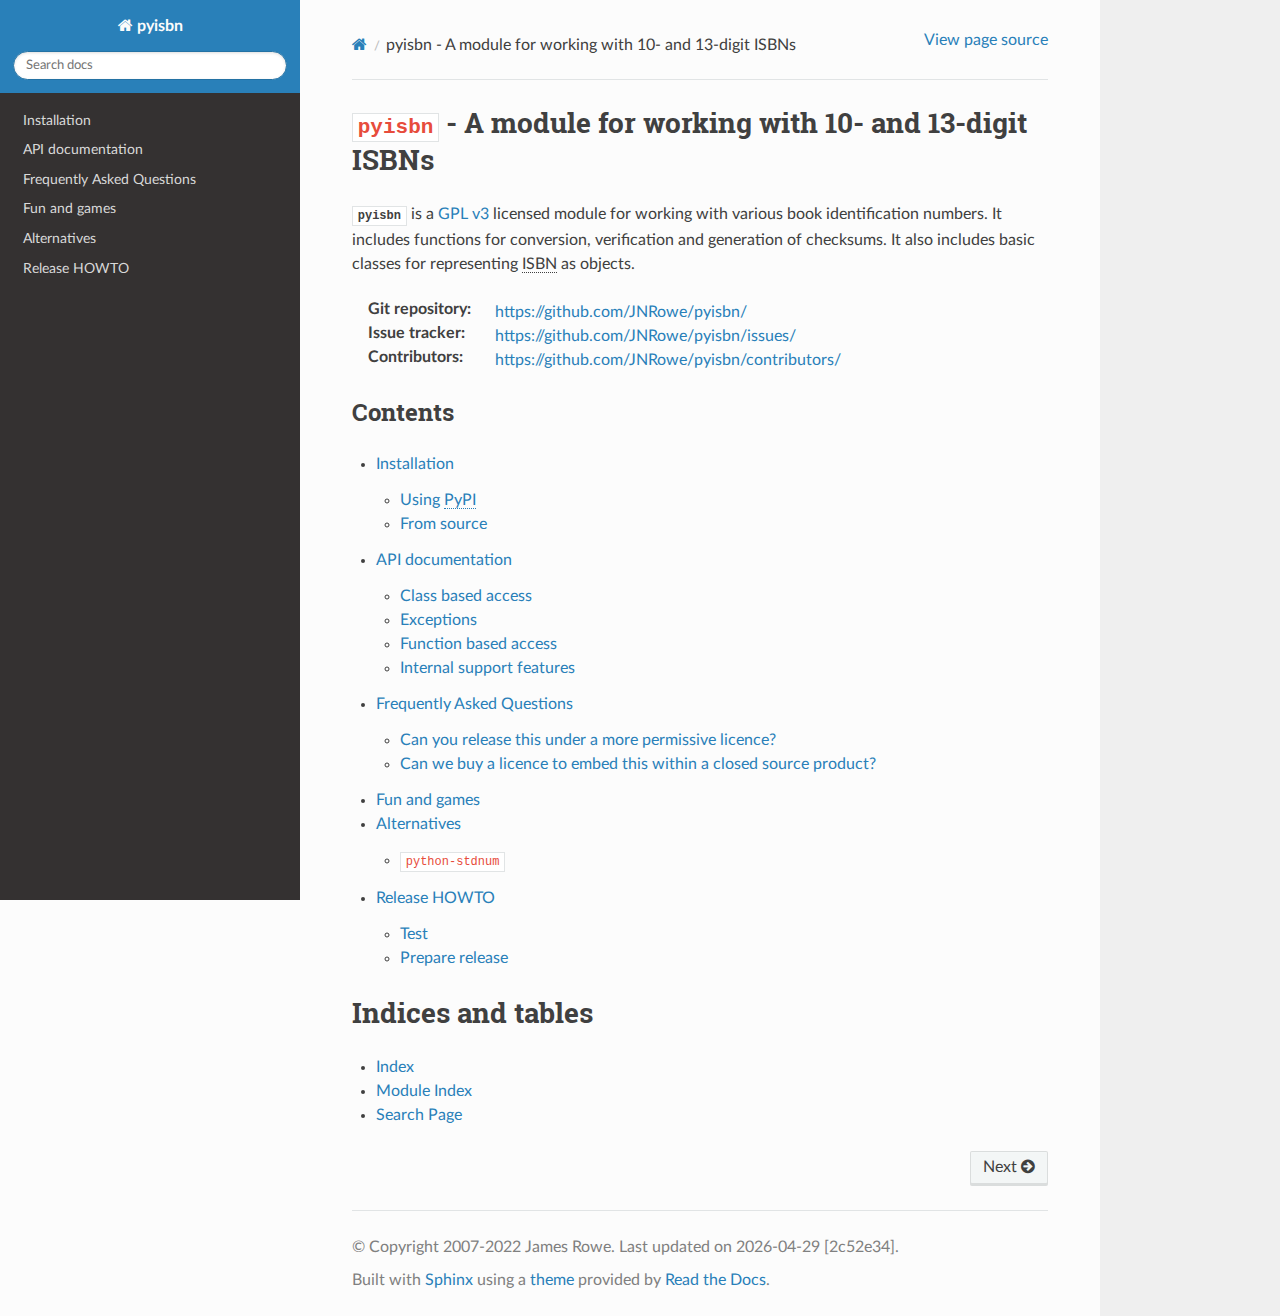
<file: index.html>
<!DOCTYPE html>
<html class="writer-html5" lang="en" data-content_root="./">
<head>
  <meta charset="utf-8" /><meta name="viewport" content="width=device-width, initial-scale=1" />

  <meta name="viewport" content="width=device-width, initial-scale=1.0" />
  <title>pyisbn - A module for working with 10- and 13-digit ISBNs &mdash; pyisbn 1.4.3 documentation</title>
      <link rel="stylesheet" type="text/css" href="_static/pygments.css?v=b86133f3" />
      <link rel="stylesheet" type="text/css" href="_static/css/theme.css?v=9edc463e" />

  
    <link rel="canonical" href="https://pyisbn.readthedocs.io/index.html" />
      <script src="_static/jquery.js?v=5d32c60e"></script>
      <script src="_static/_sphinx_javascript_frameworks_compat.js?v=2cd50e6c"></script>
      <script src="_static/documentation_options.js?v=a68a9277"></script>
      <script src="_static/doctools.js?v=fd6eb6e6"></script>
      <script src="_static/sphinx_highlight.js?v=6ffebe34"></script>
    <script src="_static/js/theme.js"></script>
    <link rel="index" title="Index" href="genindex.html" />
    <link rel="search" title="Search" href="search.html" />
    <link rel="next" title="Installation" href="install.html" /> 
</head>

<body class="wy-body-for-nav"> 
  <div class="wy-grid-for-nav">
    <nav data-toggle="wy-nav-shift" class="wy-nav-side">
      <div class="wy-side-scroll">
        <div class="wy-side-nav-search" >

          
          
          <a href="#" class="icon icon-home">
            pyisbn
          </a>
<div role="search">
  <form id="rtd-search-form" class="wy-form" action="search.html" method="get">
    <input type="text" name="q" placeholder="Search docs" aria-label="Search docs" />
    <input type="hidden" name="check_keywords" value="yes" />
    <input type="hidden" name="area" value="default" />
  </form>
</div>
        </div><div class="wy-menu wy-menu-vertical" data-spy="affix" role="navigation" aria-label="Navigation menu">
              <ul>
<li class="toctree-l1"><a class="reference internal" href="install.html">Installation</a></li>
<li class="toctree-l1"><a class="reference internal" href="api/index.html">API documentation</a></li>
<li class="toctree-l1"><a class="reference internal" href="faq.html">Frequently Asked Questions</a></li>
<li class="toctree-l1"><a class="reference internal" href="fun.html">Fun and games</a></li>
<li class="toctree-l1"><a class="reference internal" href="alternatives.html">Alternatives</a></li>
<li class="toctree-l1"><a class="reference internal" href="release.html">Release HOWTO</a></li>
</ul>

        </div>
      </div>
    </nav>

    <section data-toggle="wy-nav-shift" class="wy-nav-content-wrap"><nav class="wy-nav-top" aria-label="Mobile navigation menu" >
          <i data-toggle="wy-nav-top" class="fa fa-bars"></i>
          <a href="#">pyisbn</a>
      </nav>

      <div class="wy-nav-content">
        <div class="rst-content">
          <div role="navigation" aria-label="Page navigation">
  <ul class="wy-breadcrumbs">
      <li><a href="#" class="icon icon-home" aria-label="Home"></a></li>
      <li class="breadcrumb-item active"><code class="docutils literal notranslate"><span class="pre">pyisbn</span></code> - A module for working with 10- and 13-digit ISBNs</li>
      <li class="wy-breadcrumbs-aside">
            <a href="_sources/index.rst.txt" rel="nofollow"> View page source</a>
      </li>
  </ul>
  <hr/>
</div>
          <div role="main" class="document" itemscope="itemscope" itemtype="http://schema.org/Article">
           <div itemprop="articleBody">
             
  <section id="pyisbn-a-module-for-working-with-10-and-13-digit-isbns">
<span id="module-pyisbn"></span><span id="pyisbn-label"></span><h1><code class="docutils literal notranslate"><span class="pre">pyisbn</span></code> - A module for working with 10- and 13-digit ISBNs<a class="headerlink" href="#pyisbn-a-module-for-working-with-10-and-13-digit-isbns" title="Link to this heading"></a></h1>
<p><a class="reference internal" href="#module-pyisbn" title="pyisbn"><code class="xref py py-mod docutils literal notranslate"><span class="pre">pyisbn</span></code></a> is a <a class="reference external" href="http://www.gnu.org/licenses/">GPL v3</a> licensed module for working with various book
identification numbers.  It includes functions for conversion, verification and
generation of checksums.  It also includes basic classes for representing
<abbr title="International Standard Book Number">ISBN</abbr> as objects.</p>
<dl class="field-list simple">
<dt class="field-odd">Git repository<span class="colon">:</span></dt>
<dd class="field-odd"><p><a class="reference external" href="https://github.com/JNRowe/pyisbn/">https://github.com/JNRowe/pyisbn/</a></p>
</dd>
<dt class="field-even">Issue tracker<span class="colon">:</span></dt>
<dd class="field-even"><p><a class="reference external" href="https://github.com/JNRowe/pyisbn/issues/">https://github.com/JNRowe/pyisbn/issues/</a></p>
</dd>
<dt class="field-odd">Contributors<span class="colon">:</span></dt>
<dd class="field-odd"><p><a class="reference external" href="https://github.com/JNRowe/pyisbn/contributors/">https://github.com/JNRowe/pyisbn/contributors/</a></p>
</dd>
</dl>
<section id="contents">
<h2>Contents<a class="headerlink" href="#contents" title="Link to this heading"></a></h2>
<div class="toctree-wrapper compound">
<ul>
<li class="toctree-l1"><a class="reference internal" href="install.html">Installation</a><ul>
<li class="toctree-l2"><a class="reference internal" href="install.html#using-pypi">Using <abbr title="Python Package Index">PyPI</abbr></a></li>
<li class="toctree-l2"><a class="reference internal" href="install.html#from-source">From source</a></li>
</ul>
</li>
<li class="toctree-l1"><a class="reference internal" href="api/index.html">API documentation</a><ul>
<li class="toctree-l2"><a class="reference internal" href="api/index.html#class-based-access">Class based access</a></li>
<li class="toctree-l2"><a class="reference internal" href="api/index.html#exceptions">Exceptions</a></li>
<li class="toctree-l2"><a class="reference internal" href="api/index.html#function-based-access">Function based access</a></li>
<li class="toctree-l2"><a class="reference internal" href="api/index.html#internal-support-features">Internal support features</a></li>
</ul>
</li>
<li class="toctree-l1"><a class="reference internal" href="faq.html">Frequently Asked Questions</a><ul>
<li class="toctree-l2"><a class="reference internal" href="faq.html#can-you-release-this-under-a-more-permissive-licence">Can you release this under a more permissive licence?</a></li>
<li class="toctree-l2"><a class="reference internal" href="faq.html#can-we-buy-a-licence-to-embed-this-within-a-closed-source-product">Can we buy a licence to embed this within a closed source product?</a></li>
</ul>
</li>
<li class="toctree-l1"><a class="reference internal" href="fun.html">Fun and games</a></li>
<li class="toctree-l1"><a class="reference internal" href="alternatives.html">Alternatives</a><ul>
<li class="toctree-l2"><a class="reference internal" href="alternatives.html#python-stdnum"><code class="docutils literal notranslate"><span class="pre">python-stdnum</span></code></a></li>
</ul>
</li>
<li class="toctree-l1"><a class="reference internal" href="release.html">Release HOWTO</a><ul>
<li class="toctree-l2"><a class="reference internal" href="release.html#test">Test</a></li>
<li class="toctree-l2"><a class="reference internal" href="release.html#prepare-release">Prepare release</a></li>
</ul>
</li>
</ul>
</div>
</section>
</section>
<section id="indices-and-tables">
<h1>Indices and tables<a class="headerlink" href="#indices-and-tables" title="Link to this heading"></a></h1>
<ul class="simple">
<li><p><a class="reference internal" href="genindex.html"><span class="std std-ref">Index</span></a></p></li>
<li><p><a class="reference internal" href="py-modindex.html"><span class="std std-ref">Module Index</span></a></p></li>
<li><p><a class="reference internal" href="search.html"><span class="std std-ref">Search Page</span></a></p></li>
</ul>
</section>


           </div>
          </div>
          <footer><div class="rst-footer-buttons" role="navigation" aria-label="Footer">
        <a href="install.html" class="btn btn-neutral float-right" title="Installation" accesskey="n" rel="next">Next <span class="fa fa-arrow-circle-right" aria-hidden="true"></span></a>
    </div>

  <hr/>

  <div role="contentinfo">
    <p>&#169; Copyright 2007-2022  James Rowe.
      <span class="lastupdated">Last updated on 2026-04-29 [2c52e34].
      </span></p>
  </div>

  Built with <a href="https://www.sphinx-doc.org/">Sphinx</a> using a
    <a href="https://github.com/readthedocs/sphinx_rtd_theme">theme</a>
    provided by <a href="https://readthedocs.org">Read the Docs</a>.
   

</footer>
        </div>
      </div>
    </section>
  </div>
  <script>
      jQuery(function () {
          SphinxRtdTheme.Navigation.enable(true);
      });
  </script> 

</body>
</html>
</file>
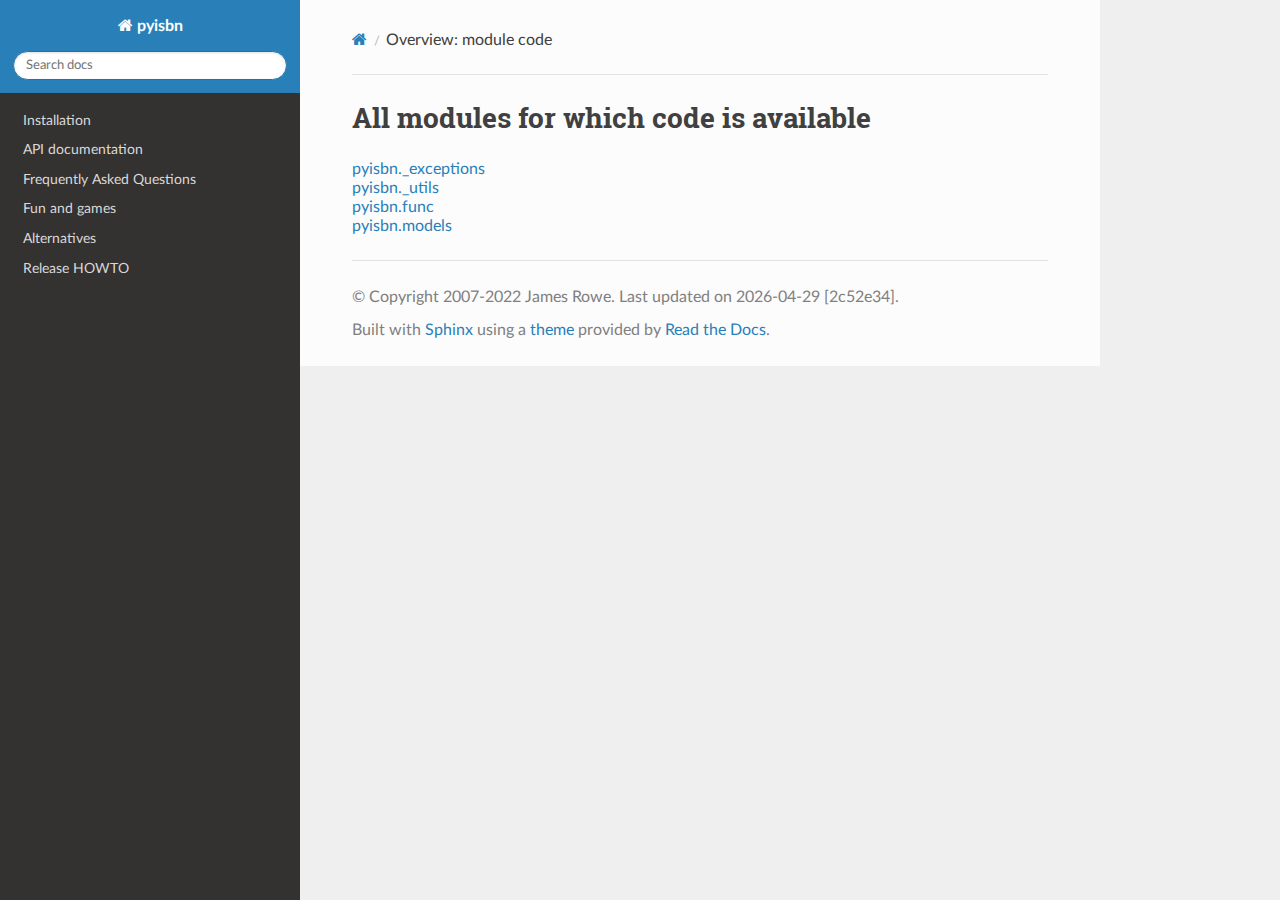
<file: _modules/index.html>
<!DOCTYPE html>
<html class="writer-html5" lang="en" data-content_root="../">
<head>
  <meta charset="utf-8" />
  <meta name="viewport" content="width=device-width, initial-scale=1.0" />
  <title>Overview: module code &mdash; pyisbn 1.4.3 documentation</title>
      <link rel="stylesheet" type="text/css" href="../_static/pygments.css?v=b86133f3" />
      <link rel="stylesheet" type="text/css" href="../_static/css/theme.css?v=9edc463e" />

  
    <link rel="canonical" href="https://pyisbn.readthedocs.io/_modules/index.html" />
      <script src="../_static/jquery.js?v=5d32c60e"></script>
      <script src="../_static/_sphinx_javascript_frameworks_compat.js?v=2cd50e6c"></script>
      <script src="../_static/documentation_options.js?v=a68a9277"></script>
      <script src="../_static/doctools.js?v=fd6eb6e6"></script>
      <script src="../_static/sphinx_highlight.js?v=6ffebe34"></script>
    <script src="../_static/js/theme.js"></script>
    <link rel="index" title="Index" href="../genindex.html" />
    <link rel="search" title="Search" href="../search.html" /> 
</head>

<body class="wy-body-for-nav"> 
  <div class="wy-grid-for-nav">
    <nav data-toggle="wy-nav-shift" class="wy-nav-side">
      <div class="wy-side-scroll">
        <div class="wy-side-nav-search" >

          
          
          <a href="../index.html" class="icon icon-home">
            pyisbn
          </a>
<div role="search">
  <form id="rtd-search-form" class="wy-form" action="../search.html" method="get">
    <input type="text" name="q" placeholder="Search docs" aria-label="Search docs" />
    <input type="hidden" name="check_keywords" value="yes" />
    <input type="hidden" name="area" value="default" />
  </form>
</div>
        </div><div class="wy-menu wy-menu-vertical" data-spy="affix" role="navigation" aria-label="Navigation menu">
              <ul>
<li class="toctree-l1"><a class="reference internal" href="../install.html">Installation</a></li>
<li class="toctree-l1"><a class="reference internal" href="../api/index.html">API documentation</a></li>
<li class="toctree-l1"><a class="reference internal" href="../faq.html">Frequently Asked Questions</a></li>
<li class="toctree-l1"><a class="reference internal" href="../fun.html">Fun and games</a></li>
<li class="toctree-l1"><a class="reference internal" href="../alternatives.html">Alternatives</a></li>
<li class="toctree-l1"><a class="reference internal" href="../release.html">Release HOWTO</a></li>
</ul>

        </div>
      </div>
    </nav>

    <section data-toggle="wy-nav-shift" class="wy-nav-content-wrap"><nav class="wy-nav-top" aria-label="Mobile navigation menu" >
          <i data-toggle="wy-nav-top" class="fa fa-bars"></i>
          <a href="../index.html">pyisbn</a>
      </nav>

      <div class="wy-nav-content">
        <div class="rst-content">
          <div role="navigation" aria-label="Page navigation">
  <ul class="wy-breadcrumbs">
      <li><a href="../index.html" class="icon icon-home" aria-label="Home"></a></li>
      <li class="breadcrumb-item active">Overview: module code</li>
      <li class="wy-breadcrumbs-aside">
      </li>
  </ul>
  <hr/>
</div>
          <div role="main" class="document" itemscope="itemscope" itemtype="http://schema.org/Article">
           <div itemprop="articleBody">
             
  <h1>All modules for which code is available</h1>
<ul><li><a href="pyisbn/_exceptions.html">pyisbn._exceptions</a></li>
<li><a href="pyisbn/_utils.html">pyisbn._utils</a></li>
<li><a href="pyisbn/func.html">pyisbn.func</a></li>
<li><a href="pyisbn/models.html">pyisbn.models</a></li>
</ul>

           </div>
          </div>
          <footer>

  <hr/>

  <div role="contentinfo">
    <p>&#169; Copyright 2007-2022  James Rowe.
      <span class="lastupdated">Last updated on 2026-04-29 [2c52e34].
      </span></p>
  </div>

  Built with <a href="https://www.sphinx-doc.org/">Sphinx</a> using a
    <a href="https://github.com/readthedocs/sphinx_rtd_theme">theme</a>
    provided by <a href="https://readthedocs.org">Read the Docs</a>.
   

</footer>
        </div>
      </div>
    </section>
  </div>
  <script>
      jQuery(function () {
          SphinxRtdTheme.Navigation.enable(true);
      });
  </script> 

</body>
</html>
</file>
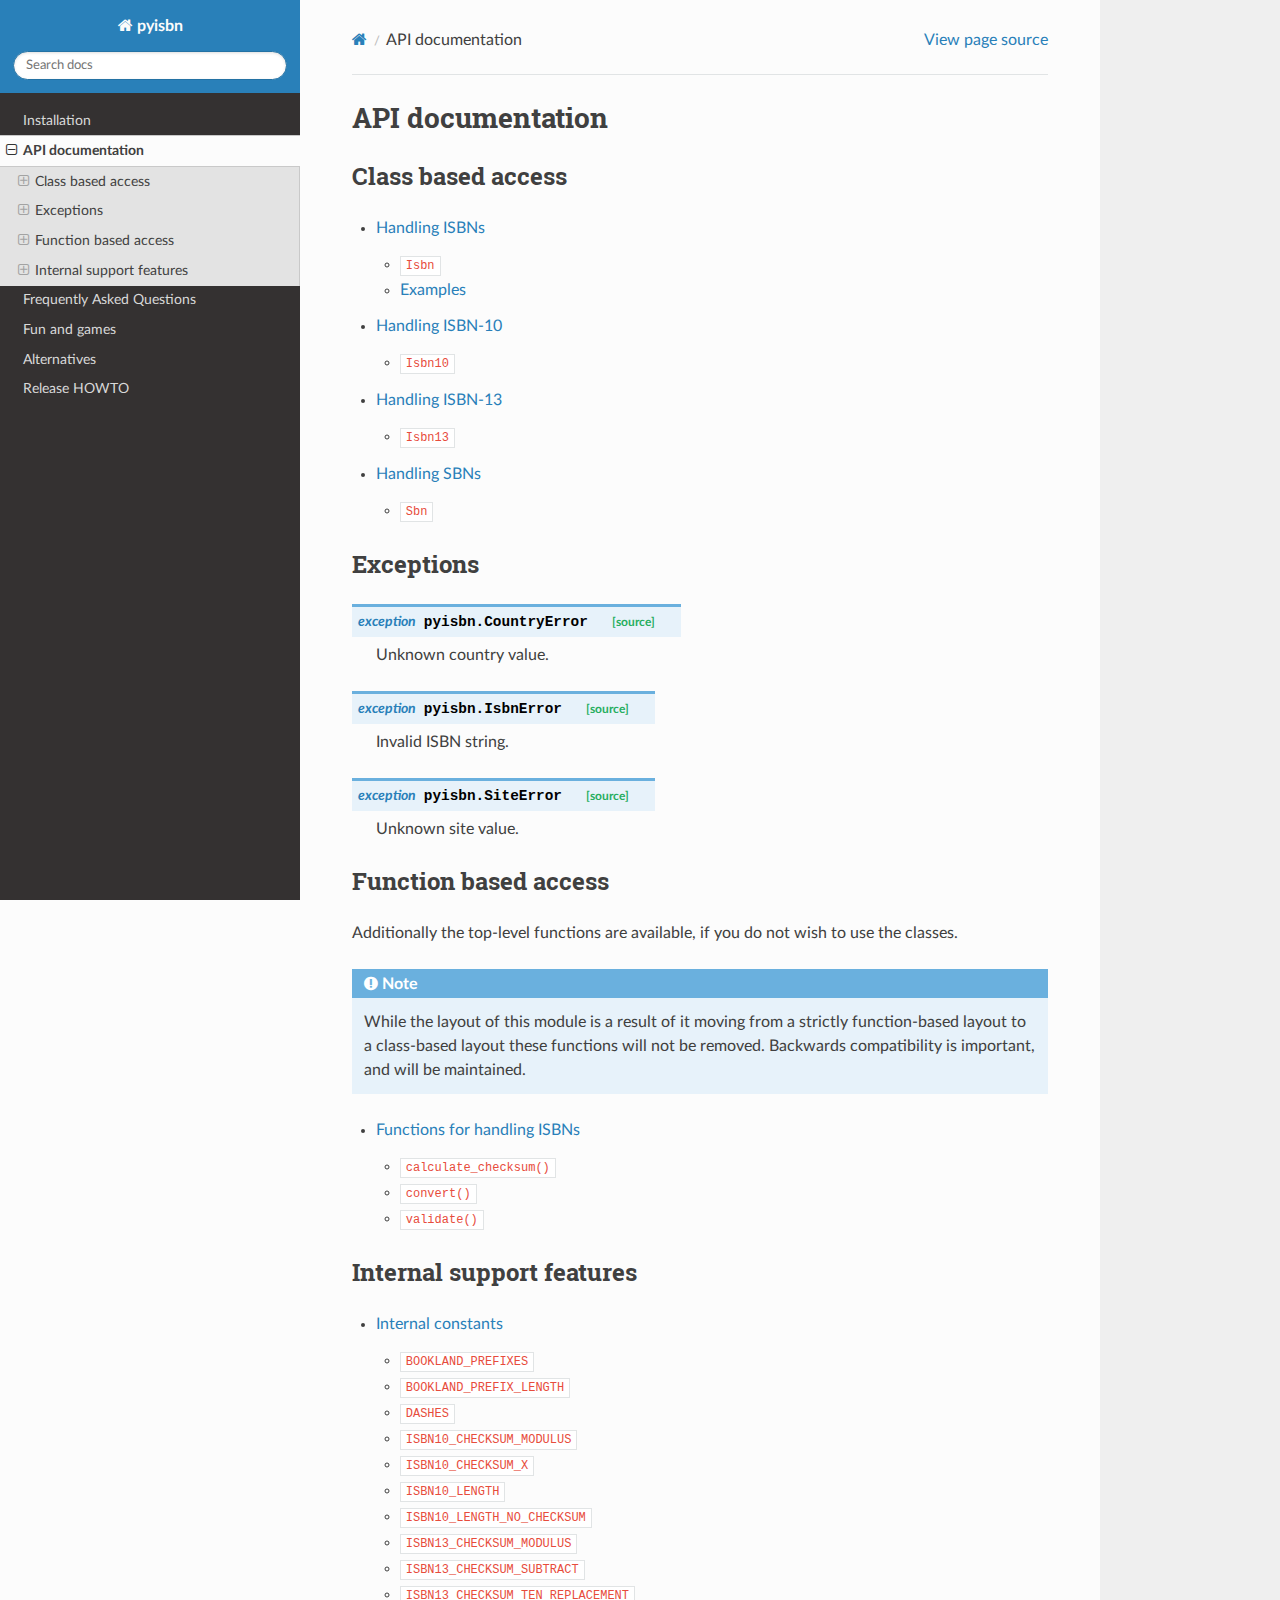
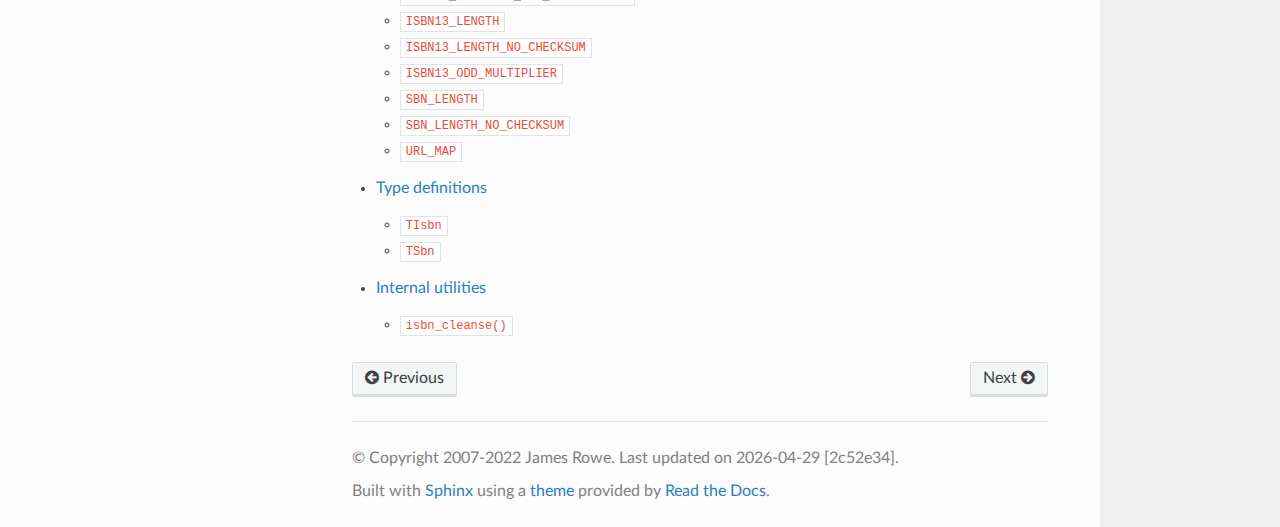
<file: api/index.html>
<!DOCTYPE html>
<html class="writer-html5" lang="en" data-content_root="../">
<head>
  <meta charset="utf-8" /><meta name="viewport" content="width=device-width, initial-scale=1" />

  <meta name="viewport" content="width=device-width, initial-scale=1.0" />
  <title>API documentation &mdash; pyisbn 1.4.3 documentation</title>
      <link rel="stylesheet" type="text/css" href="../_static/pygments.css?v=b86133f3" />
      <link rel="stylesheet" type="text/css" href="../_static/css/theme.css?v=9edc463e" />

  
    <link rel="canonical" href="https://pyisbn.readthedocs.io/api/index.html" />
      <script src="../_static/jquery.js?v=5d32c60e"></script>
      <script src="../_static/_sphinx_javascript_frameworks_compat.js?v=2cd50e6c"></script>
      <script src="../_static/documentation_options.js?v=a68a9277"></script>
      <script src="../_static/doctools.js?v=fd6eb6e6"></script>
      <script src="../_static/sphinx_highlight.js?v=6ffebe34"></script>
    <script src="../_static/js/theme.js"></script>
    <link rel="index" title="Index" href="../genindex.html" />
    <link rel="search" title="Search" href="../search.html" />
    <link rel="next" title="Handling ISBNs" href="isbn.html" />
    <link rel="prev" title="Installation" href="../install.html" /> 
</head>

<body class="wy-body-for-nav"> 
  <div class="wy-grid-for-nav">
    <nav data-toggle="wy-nav-shift" class="wy-nav-side">
      <div class="wy-side-scroll">
        <div class="wy-side-nav-search" >

          
          
          <a href="../index.html" class="icon icon-home">
            pyisbn
          </a>
<div role="search">
  <form id="rtd-search-form" class="wy-form" action="../search.html" method="get">
    <input type="text" name="q" placeholder="Search docs" aria-label="Search docs" />
    <input type="hidden" name="check_keywords" value="yes" />
    <input type="hidden" name="area" value="default" />
  </form>
</div>
        </div><div class="wy-menu wy-menu-vertical" data-spy="affix" role="navigation" aria-label="Navigation menu">
              <ul class="current">
<li class="toctree-l1"><a class="reference internal" href="../install.html">Installation</a></li>
<li class="toctree-l1 current"><a class="current reference internal" href="#">API documentation</a><ul>
<li class="toctree-l2"><a class="reference internal" href="#class-based-access">Class based access</a><ul>
<li class="toctree-l3"><a class="reference internal" href="isbn.html">Handling ISBNs</a></li>
<li class="toctree-l3"><a class="reference internal" href="isbn10.html">Handling ISBN-10</a></li>
<li class="toctree-l3"><a class="reference internal" href="isbn13.html">Handling ISBN-13</a></li>
<li class="toctree-l3"><a class="reference internal" href="sbn.html">Handling SBNs</a></li>
</ul>
</li>
<li class="toctree-l2"><a class="reference internal" href="#exceptions">Exceptions</a><ul>
<li class="toctree-l3"><a class="reference internal" href="#pyisbn.CountryError"><code class="docutils literal notranslate"><span class="pre">CountryError</span></code></a></li>
<li class="toctree-l3"><a class="reference internal" href="#pyisbn.IsbnError"><code class="docutils literal notranslate"><span class="pre">IsbnError</span></code></a></li>
<li class="toctree-l3"><a class="reference internal" href="#pyisbn.SiteError"><code class="docutils literal notranslate"><span class="pre">SiteError</span></code></a></li>
</ul>
</li>
<li class="toctree-l2"><a class="reference internal" href="#function-based-access">Function based access</a><ul>
<li class="toctree-l3"><a class="reference internal" href="func.html">Functions for handling ISBNs</a></li>
</ul>
</li>
<li class="toctree-l2"><a class="reference internal" href="#internal-support-features">Internal support features</a><ul>
<li class="toctree-l3"><a class="reference internal" href="_constants.html">Internal constants</a></li>
<li class="toctree-l3"><a class="reference internal" href="_types.html">Type definitions</a></li>
<li class="toctree-l3"><a class="reference internal" href="_utils.html">Internal utilities</a></li>
</ul>
</li>
</ul>
</li>
<li class="toctree-l1"><a class="reference internal" href="../faq.html">Frequently Asked Questions</a></li>
<li class="toctree-l1"><a class="reference internal" href="../fun.html">Fun and games</a></li>
<li class="toctree-l1"><a class="reference internal" href="../alternatives.html">Alternatives</a></li>
<li class="toctree-l1"><a class="reference internal" href="../release.html">Release HOWTO</a></li>
</ul>

        </div>
      </div>
    </nav>

    <section data-toggle="wy-nav-shift" class="wy-nav-content-wrap"><nav class="wy-nav-top" aria-label="Mobile navigation menu" >
          <i data-toggle="wy-nav-top" class="fa fa-bars"></i>
          <a href="../index.html">pyisbn</a>
      </nav>

      <div class="wy-nav-content">
        <div class="rst-content">
          <div role="navigation" aria-label="Page navigation">
  <ul class="wy-breadcrumbs">
      <li><a href="../index.html" class="icon icon-home" aria-label="Home"></a></li>
      <li class="breadcrumb-item active">API documentation</li>
      <li class="wy-breadcrumbs-aside">
            <a href="../_sources/api/index.rst.txt" rel="nofollow"> View page source</a>
      </li>
  </ul>
  <hr/>
</div>
          <div role="main" class="document" itemscope="itemscope" itemtype="http://schema.org/Article">
           <div itemprop="articleBody">
             
  <section id="api-documentation">
<h1>API documentation<a class="headerlink" href="#api-documentation" title="Link to this heading"></a></h1>
<section id="class-based-access">
<h2>Class based access<a class="headerlink" href="#class-based-access" title="Link to this heading"></a></h2>
<div class="toctree-wrapper compound">
<ul>
<li class="toctree-l1"><a class="reference internal" href="isbn.html">Handling ISBNs</a><ul>
<li class="toctree-l2"><a class="reference internal" href="isbn.html#pyisbn.Isbn"><code class="docutils literal notranslate"><span class="pre">Isbn</span></code></a></li>
<li class="toctree-l2"><a class="reference internal" href="isbn.html#examples">Examples</a></li>
</ul>
</li>
<li class="toctree-l1"><a class="reference internal" href="isbn10.html">Handling ISBN-10</a><ul>
<li class="toctree-l2"><a class="reference internal" href="isbn10.html#pyisbn.Isbn10"><code class="docutils literal notranslate"><span class="pre">Isbn10</span></code></a></li>
</ul>
</li>
<li class="toctree-l1"><a class="reference internal" href="isbn13.html">Handling ISBN-13</a><ul>
<li class="toctree-l2"><a class="reference internal" href="isbn13.html#pyisbn.Isbn13"><code class="docutils literal notranslate"><span class="pre">Isbn13</span></code></a></li>
</ul>
</li>
<li class="toctree-l1"><a class="reference internal" href="sbn.html">Handling SBNs</a><ul>
<li class="toctree-l2"><a class="reference internal" href="sbn.html#pyisbn.Sbn"><code class="docutils literal notranslate"><span class="pre">Sbn</span></code></a></li>
</ul>
</li>
</ul>
</div>
</section>
<section id="exceptions">
<h2>Exceptions<a class="headerlink" href="#exceptions" title="Link to this heading"></a></h2>
<dl class="py exception">
<dt class="sig sig-object py" id="pyisbn.CountryError">
<span class="property"><span class="k"><span class="pre">exception</span></span><span class="w"> </span></span><span class="sig-prename descclassname"><span class="pre">pyisbn.</span></span><span class="sig-name descname"><span class="pre">CountryError</span></span><a class="reference internal" href="../_modules/pyisbn/_exceptions.html#CountryError"><span class="viewcode-link"><span class="pre">[source]</span></span></a><a class="headerlink" href="#pyisbn.CountryError" title="Link to this definition"></a></dt>
<dd><p>Unknown country value.</p>
</dd></dl>

<dl class="py exception">
<dt class="sig sig-object py" id="pyisbn.IsbnError">
<span class="property"><span class="k"><span class="pre">exception</span></span><span class="w"> </span></span><span class="sig-prename descclassname"><span class="pre">pyisbn.</span></span><span class="sig-name descname"><span class="pre">IsbnError</span></span><a class="reference internal" href="../_modules/pyisbn/_exceptions.html#IsbnError"><span class="viewcode-link"><span class="pre">[source]</span></span></a><a class="headerlink" href="#pyisbn.IsbnError" title="Link to this definition"></a></dt>
<dd><p>Invalid ISBN string.</p>
</dd></dl>

<dl class="py exception">
<dt class="sig sig-object py" id="pyisbn.SiteError">
<span class="property"><span class="k"><span class="pre">exception</span></span><span class="w"> </span></span><span class="sig-prename descclassname"><span class="pre">pyisbn.</span></span><span class="sig-name descname"><span class="pre">SiteError</span></span><a class="reference internal" href="../_modules/pyisbn/_exceptions.html#SiteError"><span class="viewcode-link"><span class="pre">[source]</span></span></a><a class="headerlink" href="#pyisbn.SiteError" title="Link to this definition"></a></dt>
<dd><p>Unknown site value.</p>
</dd></dl>

</section>
<section id="function-based-access">
<h2>Function based access<a class="headerlink" href="#function-based-access" title="Link to this heading"></a></h2>
<p>Additionally the top-level functions are available, if you do not wish to use
the classes.</p>
<div class="admonition note">
<p class="admonition-title">Note</p>
<p>While the layout of this module is a result of it moving from a strictly
function-based layout to a class-based layout these functions will not be
removed.  Backwards compatibility is important, and will be maintained.</p>
</div>
<div class="toctree-wrapper compound">
<ul>
<li class="toctree-l1"><a class="reference internal" href="func.html">Functions for handling ISBNs</a><ul>
<li class="toctree-l2"><a class="reference internal" href="func.html#pyisbn.calculate_checksum"><code class="docutils literal notranslate"><span class="pre">calculate_checksum()</span></code></a></li>
<li class="toctree-l2"><a class="reference internal" href="func.html#pyisbn.convert"><code class="docutils literal notranslate"><span class="pre">convert()</span></code></a></li>
<li class="toctree-l2"><a class="reference internal" href="func.html#pyisbn.validate"><code class="docutils literal notranslate"><span class="pre">validate()</span></code></a></li>
</ul>
</li>
</ul>
</div>
</section>
<section id="internal-support-features">
<h2>Internal support features<a class="headerlink" href="#internal-support-features" title="Link to this heading"></a></h2>
<div class="toctree-wrapper compound">
<ul>
<li class="toctree-l1"><a class="reference internal" href="_constants.html">Internal constants</a><ul>
<li class="toctree-l2"><a class="reference internal" href="_constants.html#pyisbn._constants.BOOKLAND_PREFIXES"><code class="docutils literal notranslate"><span class="pre">BOOKLAND_PREFIXES</span></code></a></li>
<li class="toctree-l2"><a class="reference internal" href="_constants.html#pyisbn._constants.BOOKLAND_PREFIX_LENGTH"><code class="docutils literal notranslate"><span class="pre">BOOKLAND_PREFIX_LENGTH</span></code></a></li>
<li class="toctree-l2"><a class="reference internal" href="_constants.html#pyisbn._constants.DASHES"><code class="docutils literal notranslate"><span class="pre">DASHES</span></code></a></li>
<li class="toctree-l2"><a class="reference internal" href="_constants.html#pyisbn._constants.ISBN10_CHECKSUM_MODULUS"><code class="docutils literal notranslate"><span class="pre">ISBN10_CHECKSUM_MODULUS</span></code></a></li>
<li class="toctree-l2"><a class="reference internal" href="_constants.html#pyisbn._constants.ISBN10_CHECKSUM_X"><code class="docutils literal notranslate"><span class="pre">ISBN10_CHECKSUM_X</span></code></a></li>
<li class="toctree-l2"><a class="reference internal" href="_constants.html#pyisbn._constants.ISBN10_LENGTH"><code class="docutils literal notranslate"><span class="pre">ISBN10_LENGTH</span></code></a></li>
<li class="toctree-l2"><a class="reference internal" href="_constants.html#pyisbn._constants.ISBN10_LENGTH_NO_CHECKSUM"><code class="docutils literal notranslate"><span class="pre">ISBN10_LENGTH_NO_CHECKSUM</span></code></a></li>
<li class="toctree-l2"><a class="reference internal" href="_constants.html#pyisbn._constants.ISBN13_CHECKSUM_MODULUS"><code class="docutils literal notranslate"><span class="pre">ISBN13_CHECKSUM_MODULUS</span></code></a></li>
<li class="toctree-l2"><a class="reference internal" href="_constants.html#pyisbn._constants.ISBN13_CHECKSUM_SUBTRACT"><code class="docutils literal notranslate"><span class="pre">ISBN13_CHECKSUM_SUBTRACT</span></code></a></li>
<li class="toctree-l2"><a class="reference internal" href="_constants.html#pyisbn._constants.ISBN13_CHECKSUM_TEN_REPLACEMENT"><code class="docutils literal notranslate"><span class="pre">ISBN13_CHECKSUM_TEN_REPLACEMENT</span></code></a></li>
<li class="toctree-l2"><a class="reference internal" href="_constants.html#pyisbn._constants.ISBN13_LENGTH"><code class="docutils literal notranslate"><span class="pre">ISBN13_LENGTH</span></code></a></li>
<li class="toctree-l2"><a class="reference internal" href="_constants.html#pyisbn._constants.ISBN13_LENGTH_NO_CHECKSUM"><code class="docutils literal notranslate"><span class="pre">ISBN13_LENGTH_NO_CHECKSUM</span></code></a></li>
<li class="toctree-l2"><a class="reference internal" href="_constants.html#pyisbn._constants.ISBN13_ODD_MULTIPLIER"><code class="docutils literal notranslate"><span class="pre">ISBN13_ODD_MULTIPLIER</span></code></a></li>
<li class="toctree-l2"><a class="reference internal" href="_constants.html#pyisbn._constants.SBN_LENGTH"><code class="docutils literal notranslate"><span class="pre">SBN_LENGTH</span></code></a></li>
<li class="toctree-l2"><a class="reference internal" href="_constants.html#pyisbn._constants.SBN_LENGTH_NO_CHECKSUM"><code class="docutils literal notranslate"><span class="pre">SBN_LENGTH_NO_CHECKSUM</span></code></a></li>
<li class="toctree-l2"><a class="reference internal" href="_constants.html#pyisbn._constants.URL_MAP"><code class="docutils literal notranslate"><span class="pre">URL_MAP</span></code></a></li>
</ul>
</li>
<li class="toctree-l1"><a class="reference internal" href="_types.html">Type definitions</a><ul>
<li class="toctree-l2"><a class="reference internal" href="_types.html#pyisbn._types.TIsbn"><code class="docutils literal notranslate"><span class="pre">TIsbn</span></code></a></li>
<li class="toctree-l2"><a class="reference internal" href="_types.html#pyisbn._types.TSbn"><code class="docutils literal notranslate"><span class="pre">TSbn</span></code></a></li>
</ul>
</li>
<li class="toctree-l1"><a class="reference internal" href="_utils.html">Internal utilities</a><ul>
<li class="toctree-l2"><a class="reference internal" href="_utils.html#pyisbn._utils.isbn_cleanse"><code class="docutils literal notranslate"><span class="pre">isbn_cleanse()</span></code></a></li>
</ul>
</li>
</ul>
</div>
</section>
</section>


           </div>
          </div>
          <footer><div class="rst-footer-buttons" role="navigation" aria-label="Footer">
        <a href="../install.html" class="btn btn-neutral float-left" title="Installation" accesskey="p" rel="prev"><span class="fa fa-arrow-circle-left" aria-hidden="true"></span> Previous</a>
        <a href="isbn.html" class="btn btn-neutral float-right" title="Handling ISBNs" accesskey="n" rel="next">Next <span class="fa fa-arrow-circle-right" aria-hidden="true"></span></a>
    </div>

  <hr/>

  <div role="contentinfo">
    <p>&#169; Copyright 2007-2022  James Rowe.
      <span class="lastupdated">Last updated on 2026-04-29 [2c52e34].
      </span></p>
  </div>

  Built with <a href="https://www.sphinx-doc.org/">Sphinx</a> using a
    <a href="https://github.com/readthedocs/sphinx_rtd_theme">theme</a>
    provided by <a href="https://readthedocs.org">Read the Docs</a>.
   

</footer>
        </div>
      </div>
    </section>
  </div>
  <script>
      jQuery(function () {
          SphinxRtdTheme.Navigation.enable(true);
      });
  </script> 

</body>
</html>
</file>
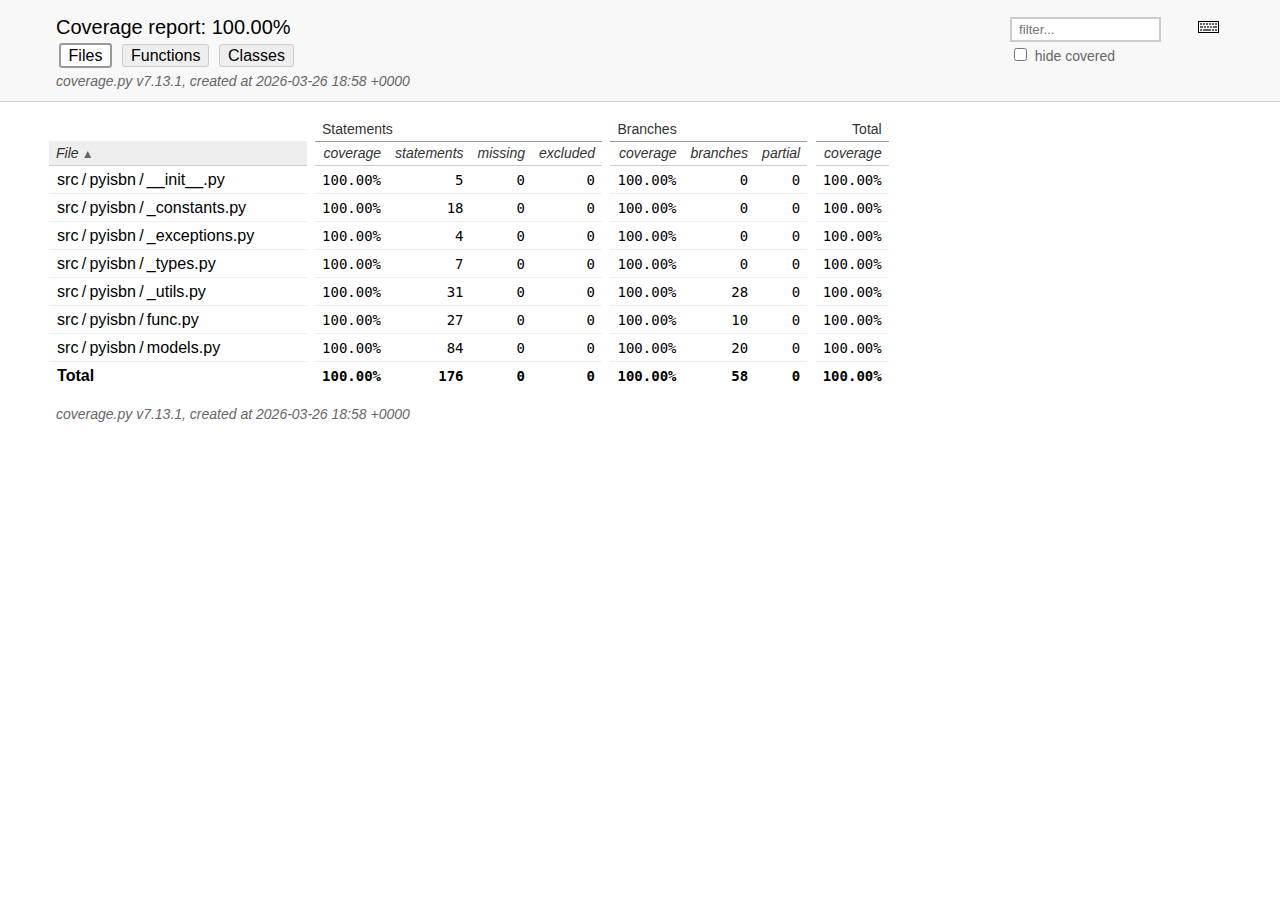
<file: htmlcov/index.html>
<!DOCTYPE html>
<html lang="en">
<head>
    <meta http-equiv="Content-Type" content="text/html; charset=utf-8">
    <title>Coverage report</title>
    <link rel="icon" sizes="32x32" href="favicon_32_cb_c827f16f.png">
    <link rel="stylesheet" href="style_cb_9ff733b0.css" type="text/css">
    <script src="coverage_html_cb_dd2e7eb5.js" defer></script>
</head>
<body class="indexfile">
<header>
    <div class="content">
        <h1>Coverage report:
            <span class="pc_cov">100.00%</span>
        </h1>
        <aside id="help_panel_wrapper">
            <input id="help_panel_state" type="checkbox">
            <label for="help_panel_state">
                <img id="keyboard_icon" src="keybd_closed_cb_900cfef5.png" alt="Show/hide keyboard shortcuts">
            </label>
            <div id="help_panel">
                <p class="legend">Shortcuts on this page</p>
                <div class="keyhelp">
                    <p>
                        <kbd>f</kbd>
                        <kbd>s</kbd>
                        <kbd>m</kbd>
                        <kbd>x</kbd>
                        <kbd>b</kbd>
                        <kbd>p</kbd>
                        <kbd>c</kbd>
                        &nbsp; change column sorting
                    </p>
                    <p>
                        <kbd>[</kbd>
                        <kbd>]</kbd>
                        &nbsp; prev/next file
                    </p>
                    <p>
                        <kbd>?</kbd> &nbsp; show/hide this help
                    </p>
                </div>
            </div>
        </aside>
        <form id="filter_container">
            <input id="filter" type="text" value="" placeholder="filter...">
            <div>
                <input id="hide100" type="checkbox" >
                <label for="hide100">hide covered</label>
            </div>
        </form>
        <h2>
                <a class="button current">Files</a>
                <a class="button" href="function_index.html">Functions</a>
                <a class="button" href="class_index.html">Classes</a>
        </h2>
        <p class="text">
            <a class="nav" href="https://coverage.readthedocs.io/en/7.13.1">coverage.py v7.13.1</a>,
            created at 2026-03-26 18:58 +0000
        </p>
    </div>
</header>
<main id="index">
    <table class="index" data-sortable>
        <thead>
            <tr class="tablehead grouphead">
                <th class="spacer">&nbsp;</th>
                <th class="spacer">&nbsp;</th>
                <th class="left" colspan="4">Statements</th>
                <th class="spacer">&nbsp;</th>
                <th class="left" colspan="3">Branches</th>
                <th class="spacer">&nbsp;</th>
                <th>Total</th>
            </tr>
            <tr class="tablehead" title="Click to sort">
                <th id="file" class="name" aria-sort="none" data-shortcut="f">File<span class="arrows"></span></th>
                <th class="spacer">&nbsp;</th>
                <th id="statements_coverage" aria-sort="none" data-default-sort-order="descending">coverage<span class="arrows"></span></th>
                <th id="statements" aria-sort="none" data-default-sort-order="descending" data-shortcut="s">statements<span class="arrows"></span></th>
                <th id="missing" aria-sort="none" data-default-sort-order="descending" data-shortcut="m">missing<span class="arrows"></span></th>
                <th id="excluded" aria-sort="none" data-default-sort-order="descending" data-shortcut="x">excluded<span class="arrows"></span></th>
                <th class="spacer">&nbsp;</th>
                <th id="branches_coverage" aria-sort="none" data-default-sort-order="descending">coverage<span class="arrows"></span></th>
                <th id="branches" aria-sort="none" data-default-sort-order="descending" data-shortcut="b">branches<span class="arrows"></span></th>
                <th id="partial" aria-sort="none" data-default-sort-order="descending" data-shortcut="p">partial<span class="arrows"></span></th>
                <th class="spacer">&nbsp;</th>
                <th id="coverage" aria-sort="none" data-shortcut="c">coverage<span class="arrows"></span></th>
            </tr>
        </thead>
        <tbody>
            <tr class="region">
                <td class="name"><a href="z_6952550647524b31___init___py.html">src&#8201;/&#8201;pyisbn&#8201;/&#8201;__init__.py</a></td>
                <td class="spacer">&nbsp;</td>
                <td data-ratio="5 5">100.00%</td>
                <td>5</td>
                <td>0</td>
                <td>0</td>
                <td class="spacer">&nbsp;</td>
                <td data-ratio="0 0">100.00%</td>
                <td>0</td>
                <td>0</td>
                <td class="spacer">&nbsp;</td>
                <td data-ratio="5 5">100.00%</td>
            </tr>
            <tr class="region">
                <td class="name"><a href="z_6952550647524b31__constants_py.html">src&#8201;/&#8201;pyisbn&#8201;/&#8201;_constants.py</a></td>
                <td class="spacer">&nbsp;</td>
                <td data-ratio="18 18">100.00%</td>
                <td>18</td>
                <td>0</td>
                <td>0</td>
                <td class="spacer">&nbsp;</td>
                <td data-ratio="0 0">100.00%</td>
                <td>0</td>
                <td>0</td>
                <td class="spacer">&nbsp;</td>
                <td data-ratio="18 18">100.00%</td>
            </tr>
            <tr class="region">
                <td class="name"><a href="z_6952550647524b31__exceptions_py.html">src&#8201;/&#8201;pyisbn&#8201;/&#8201;_exceptions.py</a></td>
                <td class="spacer">&nbsp;</td>
                <td data-ratio="4 4">100.00%</td>
                <td>4</td>
                <td>0</td>
                <td>0</td>
                <td class="spacer">&nbsp;</td>
                <td data-ratio="0 0">100.00%</td>
                <td>0</td>
                <td>0</td>
                <td class="spacer">&nbsp;</td>
                <td data-ratio="4 4">100.00%</td>
            </tr>
            <tr class="region">
                <td class="name"><a href="z_6952550647524b31__types_py.html">src&#8201;/&#8201;pyisbn&#8201;/&#8201;_types.py</a></td>
                <td class="spacer">&nbsp;</td>
                <td data-ratio="7 7">100.00%</td>
                <td>7</td>
                <td>0</td>
                <td>0</td>
                <td class="spacer">&nbsp;</td>
                <td data-ratio="0 0">100.00%</td>
                <td>0</td>
                <td>0</td>
                <td class="spacer">&nbsp;</td>
                <td data-ratio="7 7">100.00%</td>
            </tr>
            <tr class="region">
                <td class="name"><a href="z_6952550647524b31__utils_py.html">src&#8201;/&#8201;pyisbn&#8201;/&#8201;_utils.py</a></td>
                <td class="spacer">&nbsp;</td>
                <td data-ratio="31 31">100.00%</td>
                <td>31</td>
                <td>0</td>
                <td>0</td>
                <td class="spacer">&nbsp;</td>
                <td data-ratio="28 28">100.00%</td>
                <td>28</td>
                <td>0</td>
                <td class="spacer">&nbsp;</td>
                <td data-ratio="59 59">100.00%</td>
            </tr>
            <tr class="region">
                <td class="name"><a href="z_6952550647524b31_func_py.html">src&#8201;/&#8201;pyisbn&#8201;/&#8201;func.py</a></td>
                <td class="spacer">&nbsp;</td>
                <td data-ratio="27 27">100.00%</td>
                <td>27</td>
                <td>0</td>
                <td>0</td>
                <td class="spacer">&nbsp;</td>
                <td data-ratio="10 10">100.00%</td>
                <td>10</td>
                <td>0</td>
                <td class="spacer">&nbsp;</td>
                <td data-ratio="37 37">100.00%</td>
            </tr>
            <tr class="region">
                <td class="name"><a href="z_6952550647524b31_models_py.html">src&#8201;/&#8201;pyisbn&#8201;/&#8201;models.py</a></td>
                <td class="spacer">&nbsp;</td>
                <td data-ratio="84 84">100.00%</td>
                <td>84</td>
                <td>0</td>
                <td>0</td>
                <td class="spacer">&nbsp;</td>
                <td data-ratio="20 20">100.00%</td>
                <td>20</td>
                <td>0</td>
                <td class="spacer">&nbsp;</td>
                <td data-ratio="104 104">100.00%</td>
            </tr>
        </tbody>
        <tfoot>
            <tr class="total">
                <td class="name">Total</td>
                <td class="spacer">&nbsp;</td>
                <td data-ratio="176 176">100.00%</td>
                <td>176</td>
                <td>0</td>
                <td>0</td>
                <td class="spacer">&nbsp;</td>
                <td data-ratio="58 58">100.00%</td>
                <td>58</td>
                <td>0</td>
                <td class="spacer">&nbsp;</td>
                <td data-ratio="234 234">100.00%</td>
            </tr>
        </tfoot>
    </table>
    <p id="no_rows">
        No items found using the specified filter.
    </p>
</main>
<footer>
    <div class="content">
        <p>
            <a class="nav" href="https://coverage.readthedocs.io/en/7.13.1">coverage.py v7.13.1</a>,
            created at 2026-03-26 18:58 +0000
        </p>
    </div>
    <aside class="hidden">
        <a id="prevFileLink" class="nav" href="z_6952550647524b31_models_py.html"></a>
        <a id="nextFileLink" class="nav" href="z_6952550647524b31___init___py.html"></a>
        <button type="button" class="button_prev_file" data-shortcut="["></button>
        <button type="button" class="button_next_file" data-shortcut="]"></button>
        <button type="button" class="button_show_hide_help" data-shortcut="?"></button>
    </aside>
</footer>
</body>
</html>
</file>
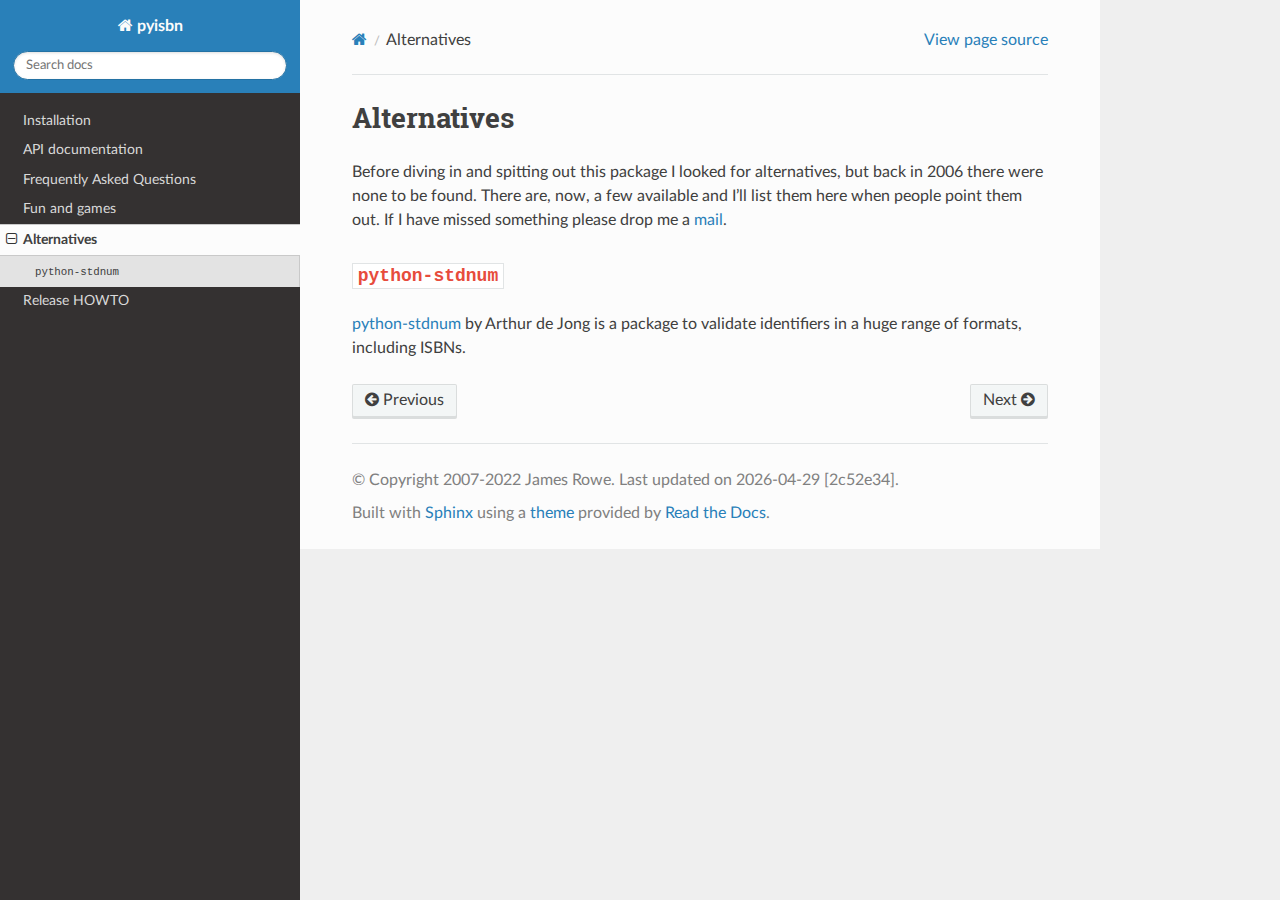
<file: alternatives.html>
<!DOCTYPE html>
<html class="writer-html5" lang="en" data-content_root="./">
<head>
  <meta charset="utf-8" /><meta name="viewport" content="width=device-width, initial-scale=1" />

  <meta name="viewport" content="width=device-width, initial-scale=1.0" />
  <title>Alternatives &mdash; pyisbn 1.4.3 documentation</title>
      <link rel="stylesheet" type="text/css" href="_static/pygments.css?v=b86133f3" />
      <link rel="stylesheet" type="text/css" href="_static/css/theme.css?v=9edc463e" />

  
    <link rel="canonical" href="https://pyisbn.readthedocs.io/alternatives.html" />
      <script src="_static/jquery.js?v=5d32c60e"></script>
      <script src="_static/_sphinx_javascript_frameworks_compat.js?v=2cd50e6c"></script>
      <script src="_static/documentation_options.js?v=a68a9277"></script>
      <script src="_static/doctools.js?v=fd6eb6e6"></script>
      <script src="_static/sphinx_highlight.js?v=6ffebe34"></script>
    <script src="_static/js/theme.js"></script>
    <link rel="index" title="Index" href="genindex.html" />
    <link rel="search" title="Search" href="search.html" />
    <link rel="next" title="Release HOWTO" href="release.html" />
    <link rel="prev" title="Fun and games" href="fun.html" /> 
</head>

<body class="wy-body-for-nav"> 
  <div class="wy-grid-for-nav">
    <nav data-toggle="wy-nav-shift" class="wy-nav-side">
      <div class="wy-side-scroll">
        <div class="wy-side-nav-search" >

          
          
          <a href="index.html" class="icon icon-home">
            pyisbn
          </a>
<div role="search">
  <form id="rtd-search-form" class="wy-form" action="search.html" method="get">
    <input type="text" name="q" placeholder="Search docs" aria-label="Search docs" />
    <input type="hidden" name="check_keywords" value="yes" />
    <input type="hidden" name="area" value="default" />
  </form>
</div>
        </div><div class="wy-menu wy-menu-vertical" data-spy="affix" role="navigation" aria-label="Navigation menu">
              <ul class="current">
<li class="toctree-l1"><a class="reference internal" href="install.html">Installation</a></li>
<li class="toctree-l1"><a class="reference internal" href="api/index.html">API documentation</a></li>
<li class="toctree-l1"><a class="reference internal" href="faq.html">Frequently Asked Questions</a></li>
<li class="toctree-l1"><a class="reference internal" href="fun.html">Fun and games</a></li>
<li class="toctree-l1 current"><a class="current reference internal" href="#">Alternatives</a><ul>
<li class="toctree-l2"><a class="reference internal" href="#python-stdnum"><code class="docutils literal notranslate"><span class="pre">python-stdnum</span></code></a></li>
</ul>
</li>
<li class="toctree-l1"><a class="reference internal" href="release.html">Release HOWTO</a></li>
</ul>

        </div>
      </div>
    </nav>

    <section data-toggle="wy-nav-shift" class="wy-nav-content-wrap"><nav class="wy-nav-top" aria-label="Mobile navigation menu" >
          <i data-toggle="wy-nav-top" class="fa fa-bars"></i>
          <a href="index.html">pyisbn</a>
      </nav>

      <div class="wy-nav-content">
        <div class="rst-content">
          <div role="navigation" aria-label="Page navigation">
  <ul class="wy-breadcrumbs">
      <li><a href="index.html" class="icon icon-home" aria-label="Home"></a></li>
      <li class="breadcrumb-item active">Alternatives</li>
      <li class="wy-breadcrumbs-aside">
            <a href="_sources/alternatives.rst.txt" rel="nofollow"> View page source</a>
      </li>
  </ul>
  <hr/>
</div>
          <div role="main" class="document" itemscope="itemscope" itemtype="http://schema.org/Article">
           <div itemprop="articleBody">
             
  <section id="alternatives">
<h1>Alternatives<a class="headerlink" href="#alternatives" title="Link to this heading"></a></h1>
<p>Before diving in and spitting out this package I looked for alternatives, but
back in 2006 there were none to be found.  There are, now, a few available and
I’ll list them here when people point them out.  If I have missed something
please drop me a <a class="reference external" href="mailto:jnrowe&#37;&#52;&#48;gmail&#46;com">mail</a>.</p>
<section id="python-stdnum">
<h2><code class="docutils literal notranslate"><span class="pre">python-stdnum</span></code><a class="headerlink" href="#python-stdnum" title="Link to this heading"></a></h2>
<p><a class="reference external" href="https://pypi.org/project/python-stdnum/">python-stdnum</a> by Arthur de Jong is a package to validate identifiers in a huge
range of formats, including ISBNs.</p>
</section>
</section>


           </div>
          </div>
          <footer><div class="rst-footer-buttons" role="navigation" aria-label="Footer">
        <a href="fun.html" class="btn btn-neutral float-left" title="Fun and games" accesskey="p" rel="prev"><span class="fa fa-arrow-circle-left" aria-hidden="true"></span> Previous</a>
        <a href="release.html" class="btn btn-neutral float-right" title="Release HOWTO" accesskey="n" rel="next">Next <span class="fa fa-arrow-circle-right" aria-hidden="true"></span></a>
    </div>

  <hr/>

  <div role="contentinfo">
    <p>&#169; Copyright 2007-2022  James Rowe.
      <span class="lastupdated">Last updated on 2026-04-29 [2c52e34].
      </span></p>
  </div>

  Built with <a href="https://www.sphinx-doc.org/">Sphinx</a> using a
    <a href="https://github.com/readthedocs/sphinx_rtd_theme">theme</a>
    provided by <a href="https://readthedocs.org">Read the Docs</a>.
   

</footer>
        </div>
      </div>
    </section>
  </div>
  <script>
      jQuery(function () {
          SphinxRtdTheme.Navigation.enable(true);
      });
  </script> 

</body>
</html>
</file>
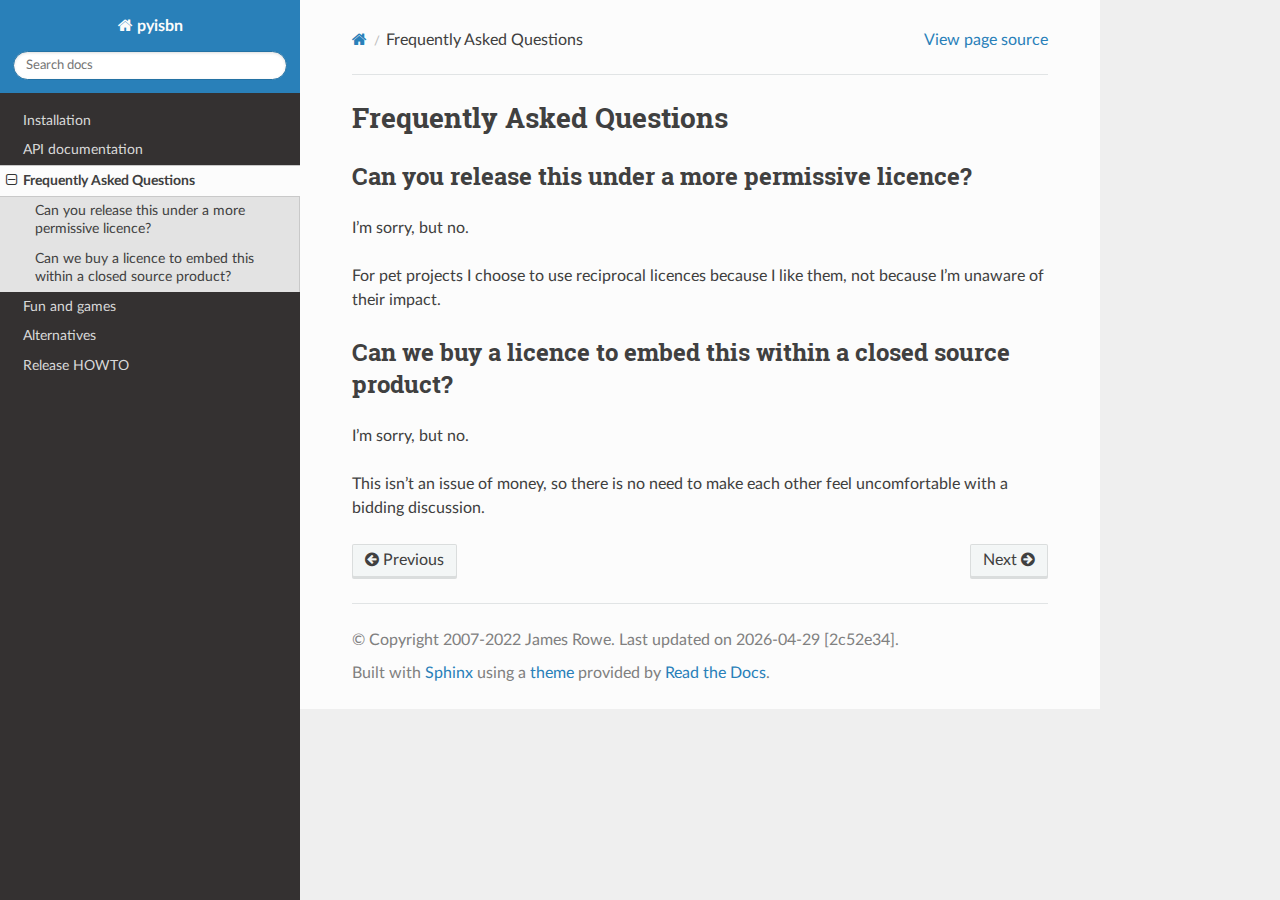
<file: faq.html>
<!DOCTYPE html>
<html class="writer-html5" lang="en" data-content_root="./">
<head>
  <meta charset="utf-8" /><meta name="viewport" content="width=device-width, initial-scale=1" />

  <meta name="viewport" content="width=device-width, initial-scale=1.0" />
  <title>Frequently Asked Questions &mdash; pyisbn 1.4.3 documentation</title>
      <link rel="stylesheet" type="text/css" href="_static/pygments.css?v=b86133f3" />
      <link rel="stylesheet" type="text/css" href="_static/css/theme.css?v=9edc463e" />

  
    <link rel="canonical" href="https://pyisbn.readthedocs.io/faq.html" />
      <script src="_static/jquery.js?v=5d32c60e"></script>
      <script src="_static/_sphinx_javascript_frameworks_compat.js?v=2cd50e6c"></script>
      <script src="_static/documentation_options.js?v=a68a9277"></script>
      <script src="_static/doctools.js?v=fd6eb6e6"></script>
      <script src="_static/sphinx_highlight.js?v=6ffebe34"></script>
    <script src="_static/js/theme.js"></script>
    <link rel="index" title="Index" href="genindex.html" />
    <link rel="search" title="Search" href="search.html" />
    <link rel="next" title="Fun and games" href="fun.html" />
    <link rel="prev" title="Internal utilities" href="api/_utils.html" /> 
</head>

<body class="wy-body-for-nav"> 
  <div class="wy-grid-for-nav">
    <nav data-toggle="wy-nav-shift" class="wy-nav-side">
      <div class="wy-side-scroll">
        <div class="wy-side-nav-search" >

          
          
          <a href="index.html" class="icon icon-home">
            pyisbn
          </a>
<div role="search">
  <form id="rtd-search-form" class="wy-form" action="search.html" method="get">
    <input type="text" name="q" placeholder="Search docs" aria-label="Search docs" />
    <input type="hidden" name="check_keywords" value="yes" />
    <input type="hidden" name="area" value="default" />
  </form>
</div>
        </div><div class="wy-menu wy-menu-vertical" data-spy="affix" role="navigation" aria-label="Navigation menu">
              <ul class="current">
<li class="toctree-l1"><a class="reference internal" href="install.html">Installation</a></li>
<li class="toctree-l1"><a class="reference internal" href="api/index.html">API documentation</a></li>
<li class="toctree-l1 current"><a class="current reference internal" href="#">Frequently Asked Questions</a><ul>
<li class="toctree-l2"><a class="reference internal" href="#can-you-release-this-under-a-more-permissive-licence">Can you release this under a more permissive licence?</a></li>
<li class="toctree-l2"><a class="reference internal" href="#can-we-buy-a-licence-to-embed-this-within-a-closed-source-product">Can we buy a licence to embed this within a closed source product?</a></li>
</ul>
</li>
<li class="toctree-l1"><a class="reference internal" href="fun.html">Fun and games</a></li>
<li class="toctree-l1"><a class="reference internal" href="alternatives.html">Alternatives</a></li>
<li class="toctree-l1"><a class="reference internal" href="release.html">Release HOWTO</a></li>
</ul>

        </div>
      </div>
    </nav>

    <section data-toggle="wy-nav-shift" class="wy-nav-content-wrap"><nav class="wy-nav-top" aria-label="Mobile navigation menu" >
          <i data-toggle="wy-nav-top" class="fa fa-bars"></i>
          <a href="index.html">pyisbn</a>
      </nav>

      <div class="wy-nav-content">
        <div class="rst-content">
          <div role="navigation" aria-label="Page navigation">
  <ul class="wy-breadcrumbs">
      <li><a href="index.html" class="icon icon-home" aria-label="Home"></a></li>
      <li class="breadcrumb-item active">Frequently Asked Questions</li>
      <li class="wy-breadcrumbs-aside">
            <a href="_sources/faq.rst.txt" rel="nofollow"> View page source</a>
      </li>
  </ul>
  <hr/>
</div>
          <div role="main" class="document" itemscope="itemscope" itemtype="http://schema.org/Article">
           <div itemprop="articleBody">
             
  <section id="frequently-asked-questions">
<h1>Frequently Asked Questions<a class="headerlink" href="#frequently-asked-questions" title="Link to this heading"></a></h1>
<section id="can-you-release-this-under-a-more-permissive-licence">
<h2>Can you release this under a more permissive licence?<a class="headerlink" href="#can-you-release-this-under-a-more-permissive-licence" title="Link to this heading"></a></h2>
<p>I’m sorry, but no.</p>
<p>For pet projects I choose to use reciprocal licences because I like them, not
because I’m unaware of their impact.</p>
</section>
<section id="can-we-buy-a-licence-to-embed-this-within-a-closed-source-product">
<h2>Can we buy a licence to embed this within a closed source product?<a class="headerlink" href="#can-we-buy-a-licence-to-embed-this-within-a-closed-source-product" title="Link to this heading"></a></h2>
<p>I’m sorry, but no.</p>
<p>This isn’t an issue of money, so there is no need to make each other feel
uncomfortable with a bidding discussion.</p>
</section>
</section>


           </div>
          </div>
          <footer><div class="rst-footer-buttons" role="navigation" aria-label="Footer">
        <a href="api/_utils.html" class="btn btn-neutral float-left" title="Internal utilities" accesskey="p" rel="prev"><span class="fa fa-arrow-circle-left" aria-hidden="true"></span> Previous</a>
        <a href="fun.html" class="btn btn-neutral float-right" title="Fun and games" accesskey="n" rel="next">Next <span class="fa fa-arrow-circle-right" aria-hidden="true"></span></a>
    </div>

  <hr/>

  <div role="contentinfo">
    <p>&#169; Copyright 2007-2022  James Rowe.
      <span class="lastupdated">Last updated on 2026-04-29 [2c52e34].
      </span></p>
  </div>

  Built with <a href="https://www.sphinx-doc.org/">Sphinx</a> using a
    <a href="https://github.com/readthedocs/sphinx_rtd_theme">theme</a>
    provided by <a href="https://readthedocs.org">Read the Docs</a>.
   

</footer>
        </div>
      </div>
    </section>
  </div>
  <script>
      jQuery(function () {
          SphinxRtdTheme.Navigation.enable(true);
      });
  </script> 

</body>
</html>
</file>
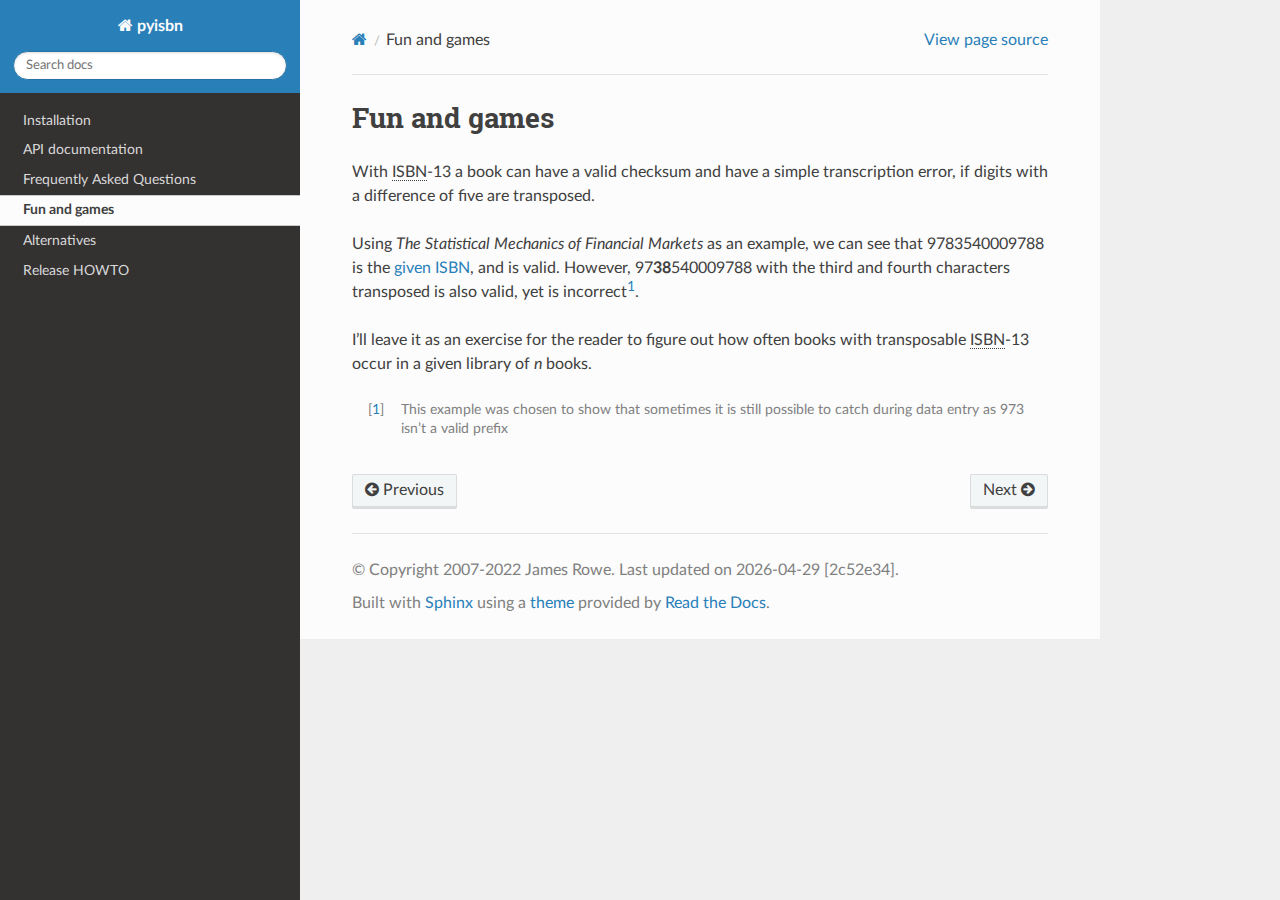
<file: fun.html>
<!DOCTYPE html>
<html class="writer-html5" lang="en" data-content_root="./">
<head>
  <meta charset="utf-8" /><meta name="viewport" content="width=device-width, initial-scale=1" />

  <meta name="viewport" content="width=device-width, initial-scale=1.0" />
  <title>Fun and games &mdash; pyisbn 1.4.3 documentation</title>
      <link rel="stylesheet" type="text/css" href="_static/pygments.css?v=b86133f3" />
      <link rel="stylesheet" type="text/css" href="_static/css/theme.css?v=9edc463e" />

  
    <link rel="canonical" href="https://pyisbn.readthedocs.io/fun.html" />
      <script src="_static/jquery.js?v=5d32c60e"></script>
      <script src="_static/_sphinx_javascript_frameworks_compat.js?v=2cd50e6c"></script>
      <script src="_static/documentation_options.js?v=a68a9277"></script>
      <script src="_static/doctools.js?v=fd6eb6e6"></script>
      <script src="_static/sphinx_highlight.js?v=6ffebe34"></script>
    <script src="_static/js/theme.js"></script>
    <link rel="index" title="Index" href="genindex.html" />
    <link rel="search" title="Search" href="search.html" />
    <link rel="next" title="Alternatives" href="alternatives.html" />
    <link rel="prev" title="Frequently Asked Questions" href="faq.html" /> 
</head>

<body class="wy-body-for-nav"> 
  <div class="wy-grid-for-nav">
    <nav data-toggle="wy-nav-shift" class="wy-nav-side">
      <div class="wy-side-scroll">
        <div class="wy-side-nav-search" >

          
          
          <a href="index.html" class="icon icon-home">
            pyisbn
          </a>
<div role="search">
  <form id="rtd-search-form" class="wy-form" action="search.html" method="get">
    <input type="text" name="q" placeholder="Search docs" aria-label="Search docs" />
    <input type="hidden" name="check_keywords" value="yes" />
    <input type="hidden" name="area" value="default" />
  </form>
</div>
        </div><div class="wy-menu wy-menu-vertical" data-spy="affix" role="navigation" aria-label="Navigation menu">
              <ul class="current">
<li class="toctree-l1"><a class="reference internal" href="install.html">Installation</a></li>
<li class="toctree-l1"><a class="reference internal" href="api/index.html">API documentation</a></li>
<li class="toctree-l1"><a class="reference internal" href="faq.html">Frequently Asked Questions</a></li>
<li class="toctree-l1 current"><a class="current reference internal" href="#">Fun and games</a></li>
<li class="toctree-l1"><a class="reference internal" href="alternatives.html">Alternatives</a></li>
<li class="toctree-l1"><a class="reference internal" href="release.html">Release HOWTO</a></li>
</ul>

        </div>
      </div>
    </nav>

    <section data-toggle="wy-nav-shift" class="wy-nav-content-wrap"><nav class="wy-nav-top" aria-label="Mobile navigation menu" >
          <i data-toggle="wy-nav-top" class="fa fa-bars"></i>
          <a href="index.html">pyisbn</a>
      </nav>

      <div class="wy-nav-content">
        <div class="rst-content">
          <div role="navigation" aria-label="Page navigation">
  <ul class="wy-breadcrumbs">
      <li><a href="index.html" class="icon icon-home" aria-label="Home"></a></li>
      <li class="breadcrumb-item active">Fun and games</li>
      <li class="wy-breadcrumbs-aside">
            <a href="_sources/fun.rst.txt" rel="nofollow"> View page source</a>
      </li>
  </ul>
  <hr/>
</div>
          <div role="main" class="document" itemscope="itemscope" itemtype="http://schema.org/Article">
           <div itemprop="articleBody">
             
  <section id="fun-and-games">
<h1>Fun and games<a class="headerlink" href="#fun-and-games" title="Link to this heading"></a></h1>
<p>With <abbr title="International Standard Book Number">ISBN</abbr>-13 a book can have a valid checksum and have a simple transcription
error, if digits with a difference of five are transposed.</p>
<p>Using <cite>The Statistical Mechanics of Financial Markets</cite> as an example, we
can see that 9783540009788 is the <a class="reference external" href="https://books.google.com/books?vid=isbn:9783540009788">given ISBN</a>, and is valid.  However,
97<strong>38</strong>540009788 with the third and fourth characters transposed is also
valid, yet is incorrect<a class="footnote-reference brackets" href="#id2" id="id1" role="doc-noteref"><span class="fn-bracket">[</span>1<span class="fn-bracket">]</span></a>.</p>
<p>I’ll leave it as an exercise for the reader to figure out how often books with
transposable <abbr title="International Standard Book Number">ISBN</abbr>-13 occur in a given library of <em>n</em> books.</p>
<aside class="footnote-list brackets">
<aside class="footnote brackets" id="id2" role="doc-footnote">
<span class="label"><span class="fn-bracket">[</span><a role="doc-backlink" href="#id1">1</a><span class="fn-bracket">]</span></span>
<p>This example was chosen to show that sometimes it is still possible to
catch during data entry as 973 isn’t a valid prefix</p>
</aside>
</aside>
</section>


           </div>
          </div>
          <footer><div class="rst-footer-buttons" role="navigation" aria-label="Footer">
        <a href="faq.html" class="btn btn-neutral float-left" title="Frequently Asked Questions" accesskey="p" rel="prev"><span class="fa fa-arrow-circle-left" aria-hidden="true"></span> Previous</a>
        <a href="alternatives.html" class="btn btn-neutral float-right" title="Alternatives" accesskey="n" rel="next">Next <span class="fa fa-arrow-circle-right" aria-hidden="true"></span></a>
    </div>

  <hr/>

  <div role="contentinfo">
    <p>&#169; Copyright 2007-2022  James Rowe.
      <span class="lastupdated">Last updated on 2026-04-29 [2c52e34].
      </span></p>
  </div>

  Built with <a href="https://www.sphinx-doc.org/">Sphinx</a> using a
    <a href="https://github.com/readthedocs/sphinx_rtd_theme">theme</a>
    provided by <a href="https://readthedocs.org">Read the Docs</a>.
   

</footer>
        </div>
      </div>
    </section>
  </div>
  <script>
      jQuery(function () {
          SphinxRtdTheme.Navigation.enable(true);
      });
  </script> 

</body>
</html>
</file>
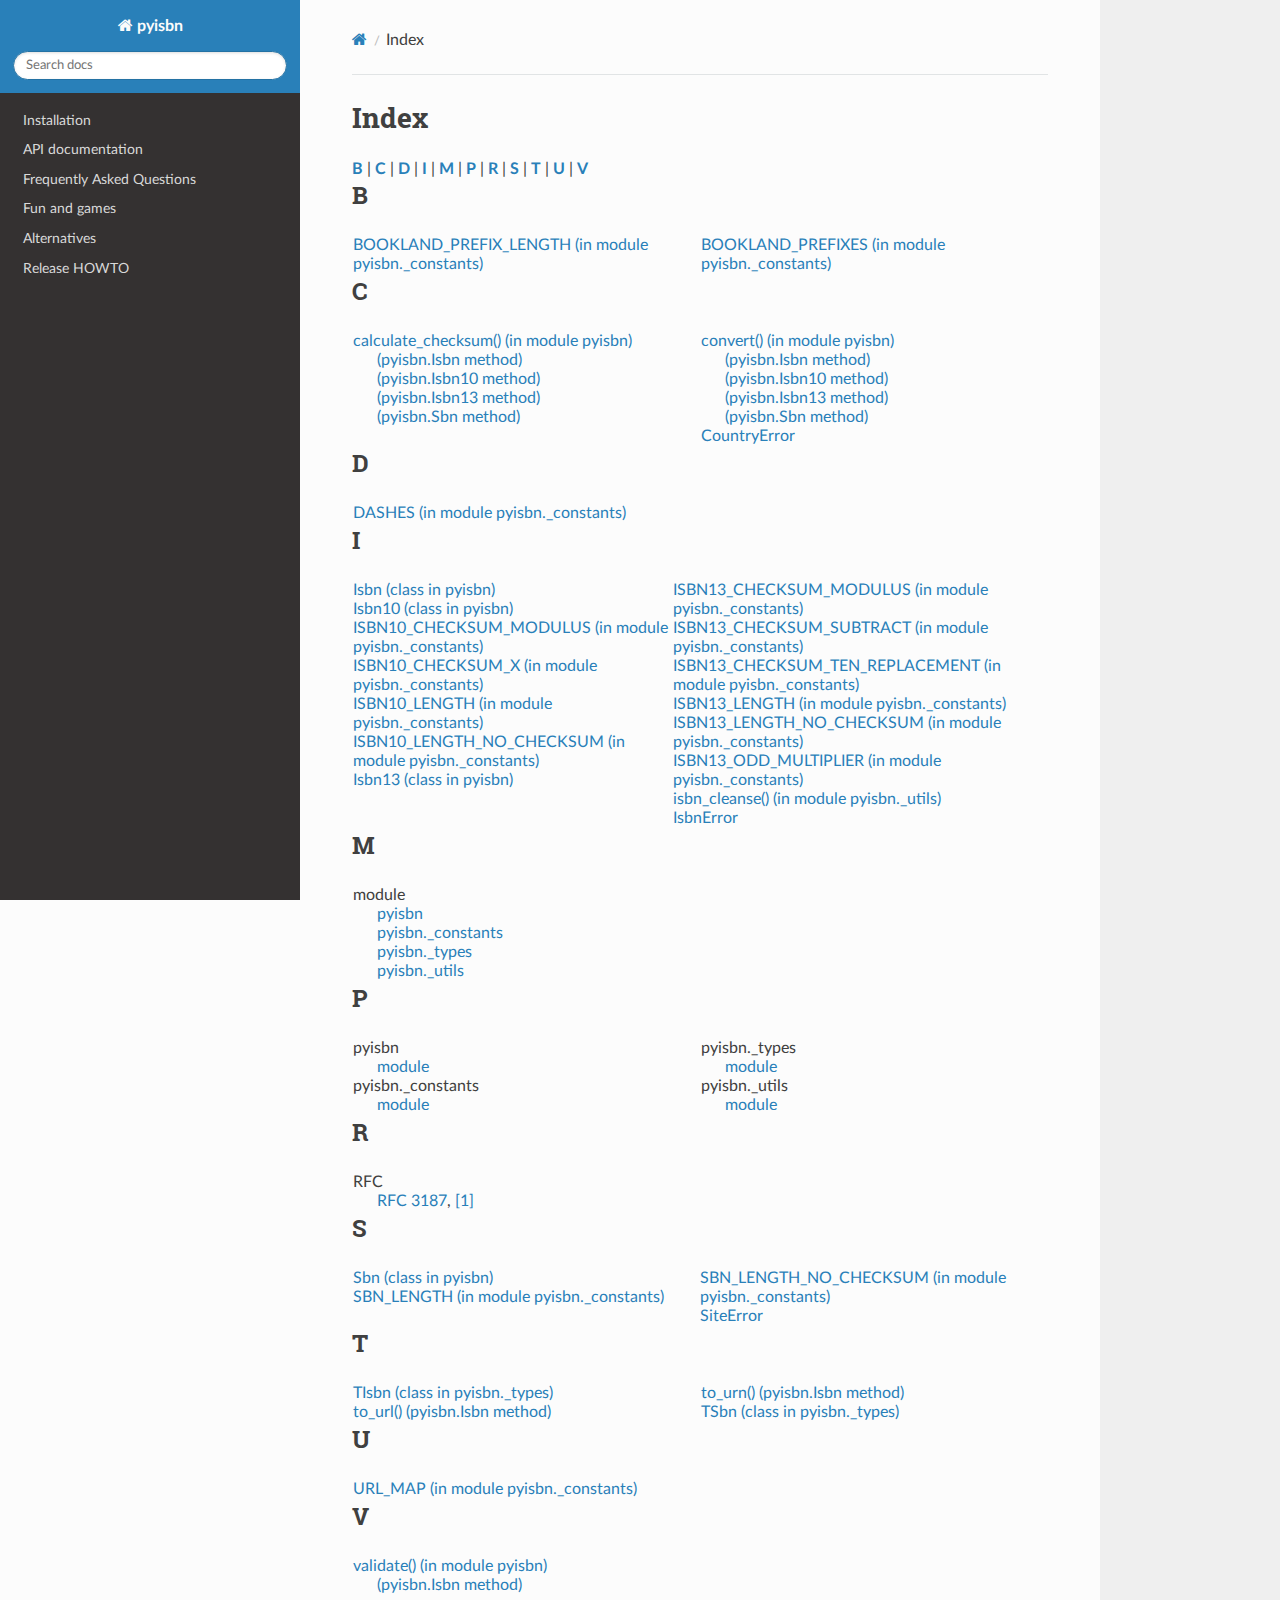
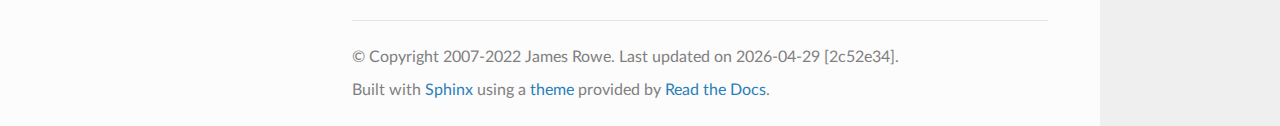
<file: genindex.html>
<!DOCTYPE html>
<html class="writer-html5" lang="en" data-content_root="./">
<head>
  <meta charset="utf-8" />
  <meta name="viewport" content="width=device-width, initial-scale=1.0" />
  <title>Index &mdash; pyisbn 1.4.3 documentation</title>
      <link rel="stylesheet" type="text/css" href="_static/pygments.css?v=b86133f3" />
      <link rel="stylesheet" type="text/css" href="_static/css/theme.css?v=9edc463e" />

  
    <link rel="canonical" href="https://pyisbn.readthedocs.io/genindex.html" />
      <script src="_static/jquery.js?v=5d32c60e"></script>
      <script src="_static/_sphinx_javascript_frameworks_compat.js?v=2cd50e6c"></script>
      <script src="_static/documentation_options.js?v=a68a9277"></script>
      <script src="_static/doctools.js?v=fd6eb6e6"></script>
      <script src="_static/sphinx_highlight.js?v=6ffebe34"></script>
    <script src="_static/js/theme.js"></script>
    <link rel="index" title="Index" href="#" />
    <link rel="search" title="Search" href="search.html" /> 
</head>

<body class="wy-body-for-nav"> 
  <div class="wy-grid-for-nav">
    <nav data-toggle="wy-nav-shift" class="wy-nav-side">
      <div class="wy-side-scroll">
        <div class="wy-side-nav-search" >

          
          
          <a href="index.html" class="icon icon-home">
            pyisbn
          </a>
<div role="search">
  <form id="rtd-search-form" class="wy-form" action="search.html" method="get">
    <input type="text" name="q" placeholder="Search docs" aria-label="Search docs" />
    <input type="hidden" name="check_keywords" value="yes" />
    <input type="hidden" name="area" value="default" />
  </form>
</div>
        </div><div class="wy-menu wy-menu-vertical" data-spy="affix" role="navigation" aria-label="Navigation menu">
              <ul>
<li class="toctree-l1"><a class="reference internal" href="install.html">Installation</a></li>
<li class="toctree-l1"><a class="reference internal" href="api/index.html">API documentation</a></li>
<li class="toctree-l1"><a class="reference internal" href="faq.html">Frequently Asked Questions</a></li>
<li class="toctree-l1"><a class="reference internal" href="fun.html">Fun and games</a></li>
<li class="toctree-l1"><a class="reference internal" href="alternatives.html">Alternatives</a></li>
<li class="toctree-l1"><a class="reference internal" href="release.html">Release HOWTO</a></li>
</ul>

        </div>
      </div>
    </nav>

    <section data-toggle="wy-nav-shift" class="wy-nav-content-wrap"><nav class="wy-nav-top" aria-label="Mobile navigation menu" >
          <i data-toggle="wy-nav-top" class="fa fa-bars"></i>
          <a href="index.html">pyisbn</a>
      </nav>

      <div class="wy-nav-content">
        <div class="rst-content">
          <div role="navigation" aria-label="Page navigation">
  <ul class="wy-breadcrumbs">
      <li><a href="index.html" class="icon icon-home" aria-label="Home"></a></li>
      <li class="breadcrumb-item active">Index</li>
      <li class="wy-breadcrumbs-aside">
      </li>
  </ul>
  <hr/>
</div>
          <div role="main" class="document" itemscope="itemscope" itemtype="http://schema.org/Article">
           <div itemprop="articleBody">
             

<h1 id="index">Index</h1>

<div class="genindex-jumpbox">
 <a href="#B"><strong>B</strong></a>
 | <a href="#C"><strong>C</strong></a>
 | <a href="#D"><strong>D</strong></a>
 | <a href="#I"><strong>I</strong></a>
 | <a href="#M"><strong>M</strong></a>
 | <a href="#P"><strong>P</strong></a>
 | <a href="#R"><strong>R</strong></a>
 | <a href="#S"><strong>S</strong></a>
 | <a href="#T"><strong>T</strong></a>
 | <a href="#U"><strong>U</strong></a>
 | <a href="#V"><strong>V</strong></a>
 
</div>
<h2 id="B">B</h2>
<table style="width: 100%" class="indextable genindextable"><tr>
  <td style="width: 33%; vertical-align: top;"><ul>
      <li><a href="api/_constants.html#pyisbn._constants.BOOKLAND_PREFIX_LENGTH">BOOKLAND_PREFIX_LENGTH (in module pyisbn._constants)</a>
</li>
  </ul></td>
  <td style="width: 33%; vertical-align: top;"><ul>
      <li><a href="api/_constants.html#pyisbn._constants.BOOKLAND_PREFIXES">BOOKLAND_PREFIXES (in module pyisbn._constants)</a>
</li>
  </ul></td>
</tr></table>

<h2 id="C">C</h2>
<table style="width: 100%" class="indextable genindextable"><tr>
  <td style="width: 33%; vertical-align: top;"><ul>
      <li><a href="api/func.html#pyisbn.calculate_checksum">calculate_checksum() (in module pyisbn)</a>

      <ul>
        <li><a href="api/isbn.html#pyisbn.Isbn.calculate_checksum">(pyisbn.Isbn method)</a>
</li>
        <li><a href="api/isbn10.html#pyisbn.Isbn10.calculate_checksum">(pyisbn.Isbn10 method)</a>
</li>
        <li><a href="api/isbn13.html#pyisbn.Isbn13.calculate_checksum">(pyisbn.Isbn13 method)</a>
</li>
        <li><a href="api/sbn.html#pyisbn.Sbn.calculate_checksum">(pyisbn.Sbn method)</a>
</li>
      </ul></li>
  </ul></td>
  <td style="width: 33%; vertical-align: top;"><ul>
      <li><a href="api/func.html#pyisbn.convert">convert() (in module pyisbn)</a>

      <ul>
        <li><a href="api/isbn.html#pyisbn.Isbn.convert">(pyisbn.Isbn method)</a>
</li>
        <li><a href="api/isbn10.html#pyisbn.Isbn10.convert">(pyisbn.Isbn10 method)</a>
</li>
        <li><a href="api/isbn13.html#pyisbn.Isbn13.convert">(pyisbn.Isbn13 method)</a>
</li>
        <li><a href="api/sbn.html#pyisbn.Sbn.convert">(pyisbn.Sbn method)</a>
</li>
      </ul></li>
      <li><a href="api/index.html#pyisbn.CountryError">CountryError</a>
</li>
  </ul></td>
</tr></table>

<h2 id="D">D</h2>
<table style="width: 100%" class="indextable genindextable"><tr>
  <td style="width: 33%; vertical-align: top;"><ul>
      <li><a href="api/_constants.html#pyisbn._constants.DASHES">DASHES (in module pyisbn._constants)</a>
</li>
  </ul></td>
</tr></table>

<h2 id="I">I</h2>
<table style="width: 100%" class="indextable genindextable"><tr>
  <td style="width: 33%; vertical-align: top;"><ul>
      <li><a href="api/isbn.html#pyisbn.Isbn">Isbn (class in pyisbn)</a>
</li>
      <li><a href="api/isbn10.html#pyisbn.Isbn10">Isbn10 (class in pyisbn)</a>
</li>
      <li><a href="api/_constants.html#pyisbn._constants.ISBN10_CHECKSUM_MODULUS">ISBN10_CHECKSUM_MODULUS (in module pyisbn._constants)</a>
</li>
      <li><a href="api/_constants.html#pyisbn._constants.ISBN10_CHECKSUM_X">ISBN10_CHECKSUM_X (in module pyisbn._constants)</a>
</li>
      <li><a href="api/_constants.html#pyisbn._constants.ISBN10_LENGTH">ISBN10_LENGTH (in module pyisbn._constants)</a>
</li>
      <li><a href="api/_constants.html#pyisbn._constants.ISBN10_LENGTH_NO_CHECKSUM">ISBN10_LENGTH_NO_CHECKSUM (in module pyisbn._constants)</a>
</li>
      <li><a href="api/isbn13.html#pyisbn.Isbn13">Isbn13 (class in pyisbn)</a>
</li>
  </ul></td>
  <td style="width: 33%; vertical-align: top;"><ul>
      <li><a href="api/_constants.html#pyisbn._constants.ISBN13_CHECKSUM_MODULUS">ISBN13_CHECKSUM_MODULUS (in module pyisbn._constants)</a>
</li>
      <li><a href="api/_constants.html#pyisbn._constants.ISBN13_CHECKSUM_SUBTRACT">ISBN13_CHECKSUM_SUBTRACT (in module pyisbn._constants)</a>
</li>
      <li><a href="api/_constants.html#pyisbn._constants.ISBN13_CHECKSUM_TEN_REPLACEMENT">ISBN13_CHECKSUM_TEN_REPLACEMENT (in module pyisbn._constants)</a>
</li>
      <li><a href="api/_constants.html#pyisbn._constants.ISBN13_LENGTH">ISBN13_LENGTH (in module pyisbn._constants)</a>
</li>
      <li><a href="api/_constants.html#pyisbn._constants.ISBN13_LENGTH_NO_CHECKSUM">ISBN13_LENGTH_NO_CHECKSUM (in module pyisbn._constants)</a>
</li>
      <li><a href="api/_constants.html#pyisbn._constants.ISBN13_ODD_MULTIPLIER">ISBN13_ODD_MULTIPLIER (in module pyisbn._constants)</a>
</li>
      <li><a href="api/_utils.html#pyisbn._utils.isbn_cleanse">isbn_cleanse() (in module pyisbn._utils)</a>
</li>
      <li><a href="api/index.html#pyisbn.IsbnError">IsbnError</a>
</li>
  </ul></td>
</tr></table>

<h2 id="M">M</h2>
<table style="width: 100%" class="indextable genindextable"><tr>
  <td style="width: 33%; vertical-align: top;"><ul>
      <li>
    module

      <ul>
        <li><a href="index.html#module-pyisbn">pyisbn</a>
</li>
        <li><a href="api/_constants.html#module-pyisbn._constants">pyisbn._constants</a>
</li>
        <li><a href="api/_types.html#module-pyisbn._types">pyisbn._types</a>
</li>
        <li><a href="api/_utils.html#module-pyisbn._utils">pyisbn._utils</a>
</li>
      </ul></li>
  </ul></td>
</tr></table>

<h2 id="P">P</h2>
<table style="width: 100%" class="indextable genindextable"><tr>
  <td style="width: 33%; vertical-align: top;"><ul>
      <li>
    pyisbn

      <ul>
        <li><a href="index.html#module-pyisbn">module</a>
</li>
      </ul></li>
      <li>
    pyisbn._constants

      <ul>
        <li><a href="api/_constants.html#module-pyisbn._constants">module</a>
</li>
      </ul></li>
  </ul></td>
  <td style="width: 33%; vertical-align: top;"><ul>
      <li>
    pyisbn._types

      <ul>
        <li><a href="api/_types.html#module-pyisbn._types">module</a>
</li>
      </ul></li>
      <li>
    pyisbn._utils

      <ul>
        <li><a href="api/_utils.html#module-pyisbn._utils">module</a>
</li>
      </ul></li>
  </ul></td>
</tr></table>

<h2 id="R">R</h2>
<table style="width: 100%" class="indextable genindextable"><tr>
  <td style="width: 33%; vertical-align: top;"><ul>
      <li>
    RFC

      <ul>
        <li><a href="api/isbn.html#index-0">RFC 3187</a>, <a href="api/isbn.html#index-1">[1]</a>
</li>
      </ul></li>
  </ul></td>
</tr></table>

<h2 id="S">S</h2>
<table style="width: 100%" class="indextable genindextable"><tr>
  <td style="width: 33%; vertical-align: top;"><ul>
      <li><a href="api/sbn.html#pyisbn.Sbn">Sbn (class in pyisbn)</a>
</li>
      <li><a href="api/_constants.html#pyisbn._constants.SBN_LENGTH">SBN_LENGTH (in module pyisbn._constants)</a>
</li>
  </ul></td>
  <td style="width: 33%; vertical-align: top;"><ul>
      <li><a href="api/_constants.html#pyisbn._constants.SBN_LENGTH_NO_CHECKSUM">SBN_LENGTH_NO_CHECKSUM (in module pyisbn._constants)</a>
</li>
      <li><a href="api/index.html#pyisbn.SiteError">SiteError</a>
</li>
  </ul></td>
</tr></table>

<h2 id="T">T</h2>
<table style="width: 100%" class="indextable genindextable"><tr>
  <td style="width: 33%; vertical-align: top;"><ul>
      <li><a href="api/_types.html#pyisbn._types.TIsbn">TIsbn (class in pyisbn._types)</a>
</li>
      <li><a href="api/isbn.html#pyisbn.Isbn.to_url">to_url() (pyisbn.Isbn method)</a>
</li>
  </ul></td>
  <td style="width: 33%; vertical-align: top;"><ul>
      <li><a href="api/isbn.html#pyisbn.Isbn.to_urn">to_urn() (pyisbn.Isbn method)</a>
</li>
      <li><a href="api/_types.html#pyisbn._types.TSbn">TSbn (class in pyisbn._types)</a>
</li>
  </ul></td>
</tr></table>

<h2 id="U">U</h2>
<table style="width: 100%" class="indextable genindextable"><tr>
  <td style="width: 33%; vertical-align: top;"><ul>
      <li><a href="api/_constants.html#pyisbn._constants.URL_MAP">URL_MAP (in module pyisbn._constants)</a>
</li>
  </ul></td>
</tr></table>

<h2 id="V">V</h2>
<table style="width: 100%" class="indextable genindextable"><tr>
  <td style="width: 33%; vertical-align: top;"><ul>
      <li><a href="api/func.html#pyisbn.validate">validate() (in module pyisbn)</a>

      <ul>
        <li><a href="api/isbn.html#pyisbn.Isbn.validate">(pyisbn.Isbn method)</a>
</li>
      </ul></li>
  </ul></td>
</tr></table>



           </div>
          </div>
          <footer>

  <hr/>

  <div role="contentinfo">
    <p>&#169; Copyright 2007-2022  James Rowe.
      <span class="lastupdated">Last updated on 2026-04-29 [2c52e34].
      </span></p>
  </div>

  Built with <a href="https://www.sphinx-doc.org/">Sphinx</a> using a
    <a href="https://github.com/readthedocs/sphinx_rtd_theme">theme</a>
    provided by <a href="https://readthedocs.org">Read the Docs</a>.
   

</footer>
        </div>
      </div>
    </section>
  </div>
  <script>
      jQuery(function () {
          SphinxRtdTheme.Navigation.enable(true);
      });
  </script> 

</body>
</html>
</file>
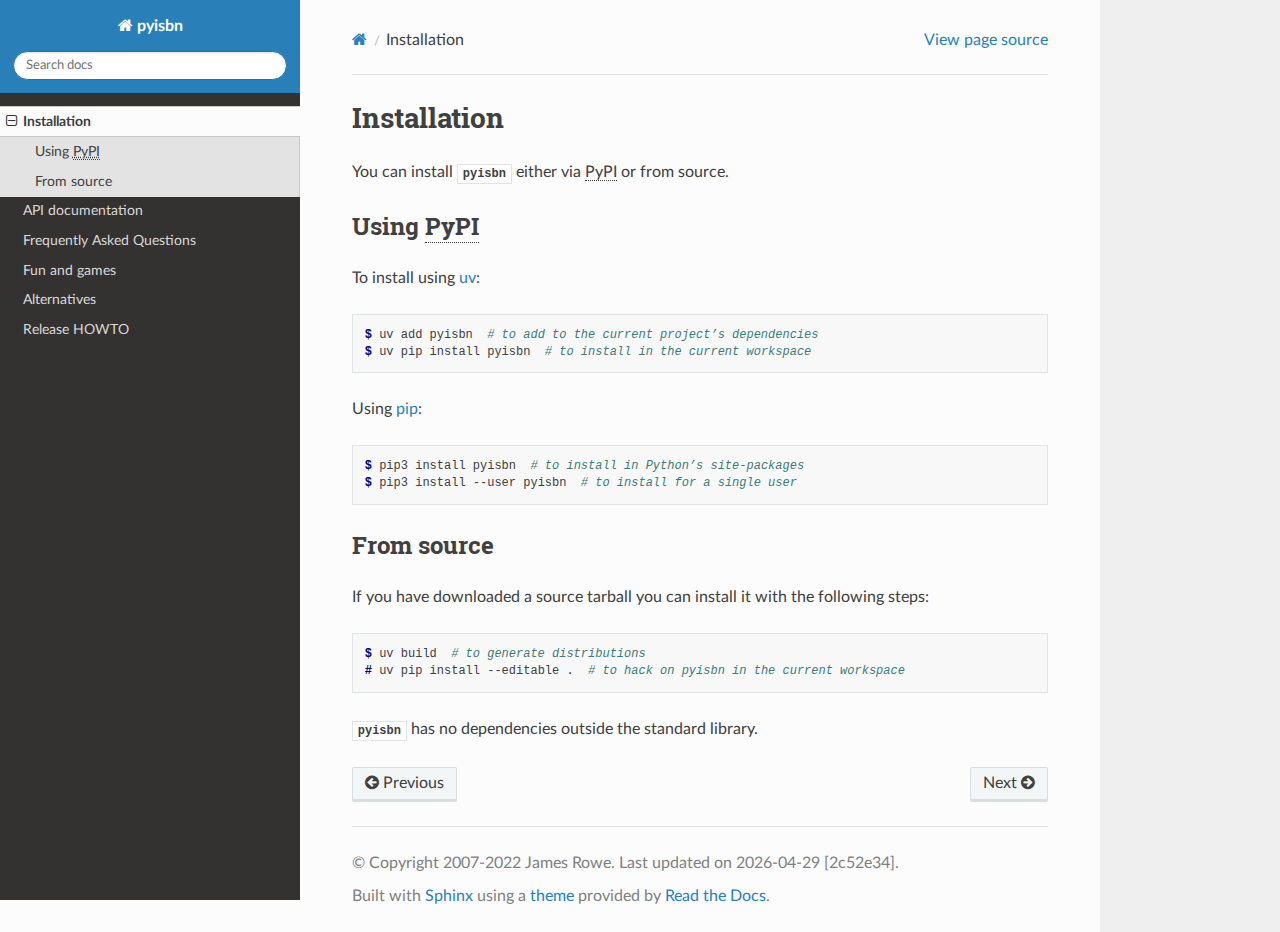
<file: install.html>
<!DOCTYPE html>
<html class="writer-html5" lang="en" data-content_root="./">
<head>
  <meta charset="utf-8" /><meta name="viewport" content="width=device-width, initial-scale=1" />

  <meta name="viewport" content="width=device-width, initial-scale=1.0" />
  <title>Installation &mdash; pyisbn 1.4.3 documentation</title>
      <link rel="stylesheet" type="text/css" href="_static/pygments.css?v=b86133f3" />
      <link rel="stylesheet" type="text/css" href="_static/css/theme.css?v=9edc463e" />

  
    <link rel="canonical" href="https://pyisbn.readthedocs.io/install.html" />
      <script src="_static/jquery.js?v=5d32c60e"></script>
      <script src="_static/_sphinx_javascript_frameworks_compat.js?v=2cd50e6c"></script>
      <script src="_static/documentation_options.js?v=a68a9277"></script>
      <script src="_static/doctools.js?v=fd6eb6e6"></script>
      <script src="_static/sphinx_highlight.js?v=6ffebe34"></script>
    <script src="_static/js/theme.js"></script>
    <link rel="index" title="Index" href="genindex.html" />
    <link rel="search" title="Search" href="search.html" />
    <link rel="next" title="API documentation" href="api/index.html" />
    <link rel="prev" title="pyisbn - A module for working with 10- and 13-digit ISBNs" href="index.html" /> 
</head>

<body class="wy-body-for-nav"> 
  <div class="wy-grid-for-nav">
    <nav data-toggle="wy-nav-shift" class="wy-nav-side">
      <div class="wy-side-scroll">
        <div class="wy-side-nav-search" >

          
          
          <a href="index.html" class="icon icon-home">
            pyisbn
          </a>
<div role="search">
  <form id="rtd-search-form" class="wy-form" action="search.html" method="get">
    <input type="text" name="q" placeholder="Search docs" aria-label="Search docs" />
    <input type="hidden" name="check_keywords" value="yes" />
    <input type="hidden" name="area" value="default" />
  </form>
</div>
        </div><div class="wy-menu wy-menu-vertical" data-spy="affix" role="navigation" aria-label="Navigation menu">
              <ul class="current">
<li class="toctree-l1 current"><a class="current reference internal" href="#">Installation</a><ul>
<li class="toctree-l2"><a class="reference internal" href="#using-pypi">Using <abbr title="Python Package Index">PyPI</abbr></a></li>
<li class="toctree-l2"><a class="reference internal" href="#from-source">From source</a></li>
</ul>
</li>
<li class="toctree-l1"><a class="reference internal" href="api/index.html">API documentation</a></li>
<li class="toctree-l1"><a class="reference internal" href="faq.html">Frequently Asked Questions</a></li>
<li class="toctree-l1"><a class="reference internal" href="fun.html">Fun and games</a></li>
<li class="toctree-l1"><a class="reference internal" href="alternatives.html">Alternatives</a></li>
<li class="toctree-l1"><a class="reference internal" href="release.html">Release HOWTO</a></li>
</ul>

        </div>
      </div>
    </nav>

    <section data-toggle="wy-nav-shift" class="wy-nav-content-wrap"><nav class="wy-nav-top" aria-label="Mobile navigation menu" >
          <i data-toggle="wy-nav-top" class="fa fa-bars"></i>
          <a href="index.html">pyisbn</a>
      </nav>

      <div class="wy-nav-content">
        <div class="rst-content">
          <div role="navigation" aria-label="Page navigation">
  <ul class="wy-breadcrumbs">
      <li><a href="index.html" class="icon icon-home" aria-label="Home"></a></li>
      <li class="breadcrumb-item active">Installation</li>
      <li class="wy-breadcrumbs-aside">
            <a href="_sources/install.rst.txt" rel="nofollow"> View page source</a>
      </li>
  </ul>
  <hr/>
</div>
          <div role="main" class="document" itemscope="itemscope" itemtype="http://schema.org/Article">
           <div itemprop="articleBody">
             
  <section id="installation">
<h1>Installation<a class="headerlink" href="#installation" title="Link to this heading"></a></h1>
<p>You can install <a class="reference internal" href="index.html#module-pyisbn" title="pyisbn"><code class="xref py py-mod docutils literal notranslate"><span class="pre">pyisbn</span></code></a> either via <abbr title="Python Package Index">PyPI</abbr> or from source.</p>
<section id="using-pypi">
<h2>Using <abbr title="Python Package Index">PyPI</abbr><a class="headerlink" href="#using-pypi" title="Link to this heading"></a></h2>
<p>To install using <a class="extlink-pypi reference external" href="http://pypi.python.org/pypi/uv">uv</a>:</p>
<div class="highlight-console notranslate"><div class="highlight"><pre><span></span><span class="gp">$ </span>uv<span class="w"> </span>add<span class="w"> </span>pyisbn<span class="w">  </span><span class="c1"># to add to the current project’s dependencies</span>
<span class="gp">$ </span>uv<span class="w"> </span>pip<span class="w"> </span>install<span class="w"> </span>pyisbn<span class="w">  </span><span class="c1"># to install in the current workspace</span>
</pre></div>
</div>
<p>Using <a class="extlink-pypi reference external" href="http://pypi.python.org/pypi/pip">pip</a>:</p>
<div class="highlight-console notranslate"><div class="highlight"><pre><span></span><span class="gp">$ </span>pip3<span class="w"> </span>install<span class="w"> </span>pyisbn<span class="w">  </span><span class="c1"># to install in Python’s site-packages</span>
<span class="gp">$ </span>pip3<span class="w"> </span>install<span class="w"> </span>--user<span class="w"> </span>pyisbn<span class="w">  </span><span class="c1"># to install for a single user</span>
</pre></div>
</div>
</section>
<section id="from-source">
<h2>From source<a class="headerlink" href="#from-source" title="Link to this heading"></a></h2>
<p>If you have downloaded a source tarball you can install it with the following
steps:</p>
<div class="highlight-console notranslate"><div class="highlight"><pre><span></span><span class="gp">$ </span>uv<span class="w"> </span>build<span class="w">  </span><span class="c1"># to generate distributions</span>
<span class="gp"># </span>uv<span class="w"> </span>pip<span class="w"> </span>install<span class="w"> </span>--editable<span class="w"> </span>.<span class="w">  </span><span class="c1"># to hack on pyisbn in the current workspace</span>
</pre></div>
</div>
<p><a class="reference internal" href="index.html#module-pyisbn" title="pyisbn"><code class="xref py py-mod docutils literal notranslate"><span class="pre">pyisbn</span></code></a> has no dependencies outside the standard library.</p>
</section>
</section>


           </div>
          </div>
          <footer><div class="rst-footer-buttons" role="navigation" aria-label="Footer">
        <a href="index.html" class="btn btn-neutral float-left" title="pyisbn - A module for working with 10- and 13-digit ISBNs" accesskey="p" rel="prev"><span class="fa fa-arrow-circle-left" aria-hidden="true"></span> Previous</a>
        <a href="api/index.html" class="btn btn-neutral float-right" title="API documentation" accesskey="n" rel="next">Next <span class="fa fa-arrow-circle-right" aria-hidden="true"></span></a>
    </div>

  <hr/>

  <div role="contentinfo">
    <p>&#169; Copyright 2007-2022  James Rowe.
      <span class="lastupdated">Last updated on 2026-04-29 [2c52e34].
      </span></p>
  </div>

  Built with <a href="https://www.sphinx-doc.org/">Sphinx</a> using a
    <a href="https://github.com/readthedocs/sphinx_rtd_theme">theme</a>
    provided by <a href="https://readthedocs.org">Read the Docs</a>.
   

</footer>
        </div>
      </div>
    </section>
  </div>
  <script>
      jQuery(function () {
          SphinxRtdTheme.Navigation.enable(true);
      });
  </script> 

</body>
</html>
</file>
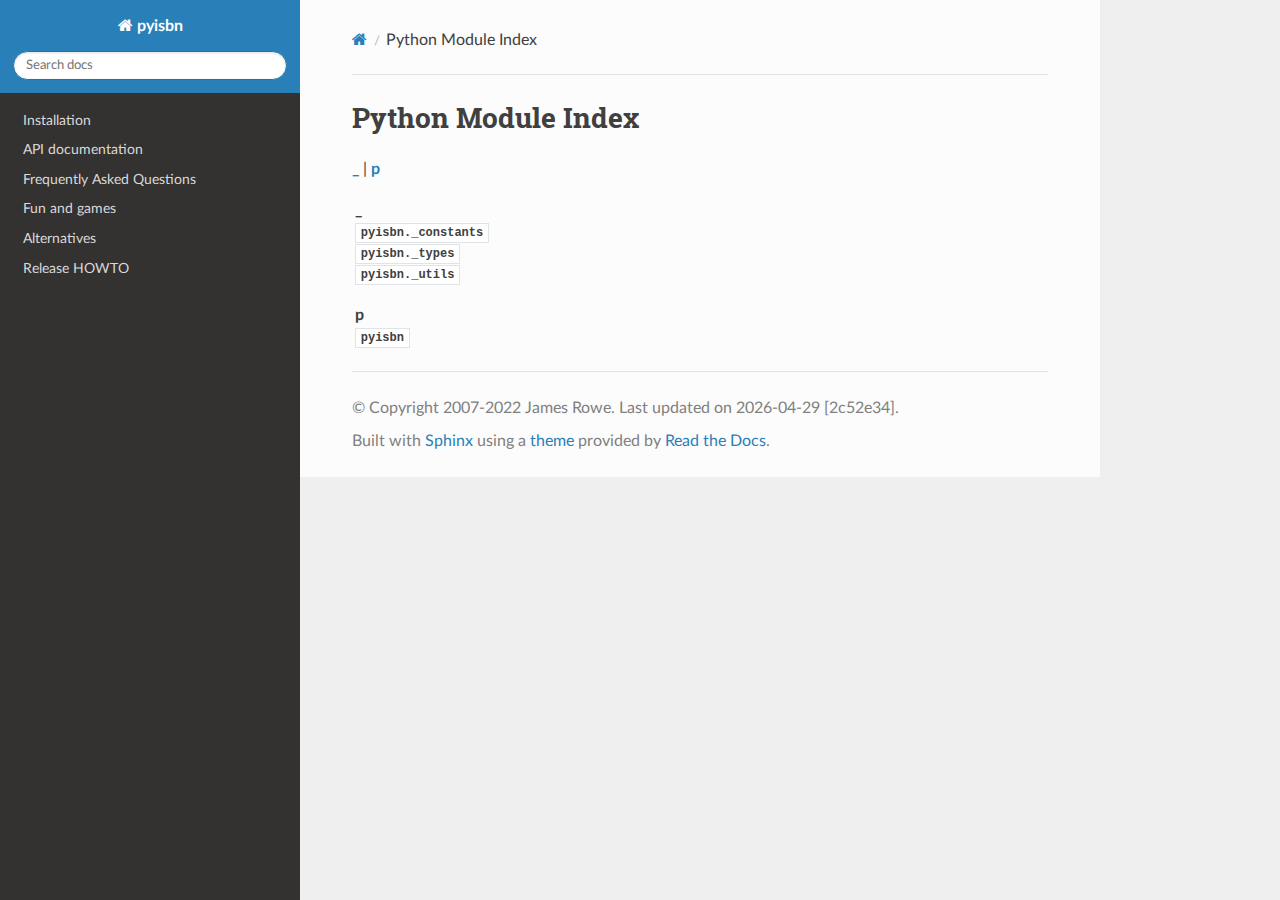
<file: py-modindex.html>
<!DOCTYPE html>
<html class="writer-html5" lang="en" data-content_root="./">
<head>
  <meta charset="utf-8" />
  <meta name="viewport" content="width=device-width, initial-scale=1.0" />
  <title>Python Module Index &mdash; pyisbn 1.4.3 documentation</title>
      <link rel="stylesheet" type="text/css" href="_static/pygments.css?v=b86133f3" />
      <link rel="stylesheet" type="text/css" href="_static/css/theme.css?v=9edc463e" />

  
    <link rel="canonical" href="https://pyisbn.readthedocs.io/py-modindex.html" />
      <script src="_static/jquery.js?v=5d32c60e"></script>
      <script src="_static/_sphinx_javascript_frameworks_compat.js?v=2cd50e6c"></script>
      <script src="_static/documentation_options.js?v=a68a9277"></script>
      <script src="_static/doctools.js?v=fd6eb6e6"></script>
      <script src="_static/sphinx_highlight.js?v=6ffebe34"></script>
    <script src="_static/js/theme.js"></script>
    <link rel="index" title="Index" href="genindex.html" />
    <link rel="search" title="Search" href="search.html" />
 

    <script>
      DOCUMENTATION_OPTIONS.COLLAPSE_INDEX = true;
    </script>


</head>

<body class="wy-body-for-nav"> 
  <div class="wy-grid-for-nav">
    <nav data-toggle="wy-nav-shift" class="wy-nav-side">
      <div class="wy-side-scroll">
        <div class="wy-side-nav-search" >

          
          
          <a href="index.html" class="icon icon-home">
            pyisbn
          </a>
<div role="search">
  <form id="rtd-search-form" class="wy-form" action="search.html" method="get">
    <input type="text" name="q" placeholder="Search docs" aria-label="Search docs" />
    <input type="hidden" name="check_keywords" value="yes" />
    <input type="hidden" name="area" value="default" />
  </form>
</div>
        </div><div class="wy-menu wy-menu-vertical" data-spy="affix" role="navigation" aria-label="Navigation menu">
              <ul>
<li class="toctree-l1"><a class="reference internal" href="install.html">Installation</a></li>
<li class="toctree-l1"><a class="reference internal" href="api/index.html">API documentation</a></li>
<li class="toctree-l1"><a class="reference internal" href="faq.html">Frequently Asked Questions</a></li>
<li class="toctree-l1"><a class="reference internal" href="fun.html">Fun and games</a></li>
<li class="toctree-l1"><a class="reference internal" href="alternatives.html">Alternatives</a></li>
<li class="toctree-l1"><a class="reference internal" href="release.html">Release HOWTO</a></li>
</ul>

        </div>
      </div>
    </nav>

    <section data-toggle="wy-nav-shift" class="wy-nav-content-wrap"><nav class="wy-nav-top" aria-label="Mobile navigation menu" >
          <i data-toggle="wy-nav-top" class="fa fa-bars"></i>
          <a href="index.html">pyisbn</a>
      </nav>

      <div class="wy-nav-content">
        <div class="rst-content">
          <div role="navigation" aria-label="Page navigation">
  <ul class="wy-breadcrumbs">
      <li><a href="index.html" class="icon icon-home" aria-label="Home"></a></li>
      <li class="breadcrumb-item active">Python Module Index</li>
      <li class="wy-breadcrumbs-aside">
      </li>
  </ul>
  <hr/>
</div>
          <div role="main" class="document" itemscope="itemscope" itemtype="http://schema.org/Article">
           <div itemprop="articleBody">
             

   <h1>Python Module Index</h1>

   <div class="modindex-jumpbox">
   <a href="#cap-_"><strong>_</strong></a> | 
   <a href="#cap-p"><strong>p</strong></a>
   </div>

   <table class="indextable modindextable">
     <tr class="pcap"><td></td><td>&#160;</td><td></td></tr>
     <tr class="cap" id="cap-_"><td></td><td>
       <strong>_</strong></td><td></td></tr>
     <tr>
       <td></td>
       <td>
       <a href="api/_constants.html#module-pyisbn._constants"><code class="xref">pyisbn._constants</code></a></td><td>
       <em></em></td></tr>
     <tr>
       <td></td>
       <td>
       <a href="api/_types.html#module-pyisbn._types"><code class="xref">pyisbn._types</code></a></td><td>
       <em></em></td></tr>
     <tr>
       <td></td>
       <td>
       <a href="api/_utils.html#module-pyisbn._utils"><code class="xref">pyisbn._utils</code></a></td><td>
       <em></em></td></tr>
     <tr class="pcap"><td></td><td>&#160;</td><td></td></tr>
     <tr class="cap" id="cap-p"><td></td><td>
       <strong>p</strong></td><td></td></tr>
     <tr>
       <td></td>
       <td>
       <a href="index.html#module-pyisbn"><code class="xref">pyisbn</code></a></td><td>
       <em></em></td></tr>
   </table>


           </div>
          </div>
          <footer>

  <hr/>

  <div role="contentinfo">
    <p>&#169; Copyright 2007-2022  James Rowe.
      <span class="lastupdated">Last updated on 2026-04-29 [2c52e34].
      </span></p>
  </div>

  Built with <a href="https://www.sphinx-doc.org/">Sphinx</a> using a
    <a href="https://github.com/readthedocs/sphinx_rtd_theme">theme</a>
    provided by <a href="https://readthedocs.org">Read the Docs</a>.
   

</footer>
        </div>
      </div>
    </section>
  </div>
  <script>
      jQuery(function () {
          SphinxRtdTheme.Navigation.enable(true);
      });
  </script> 

</body>
</html>
</file>
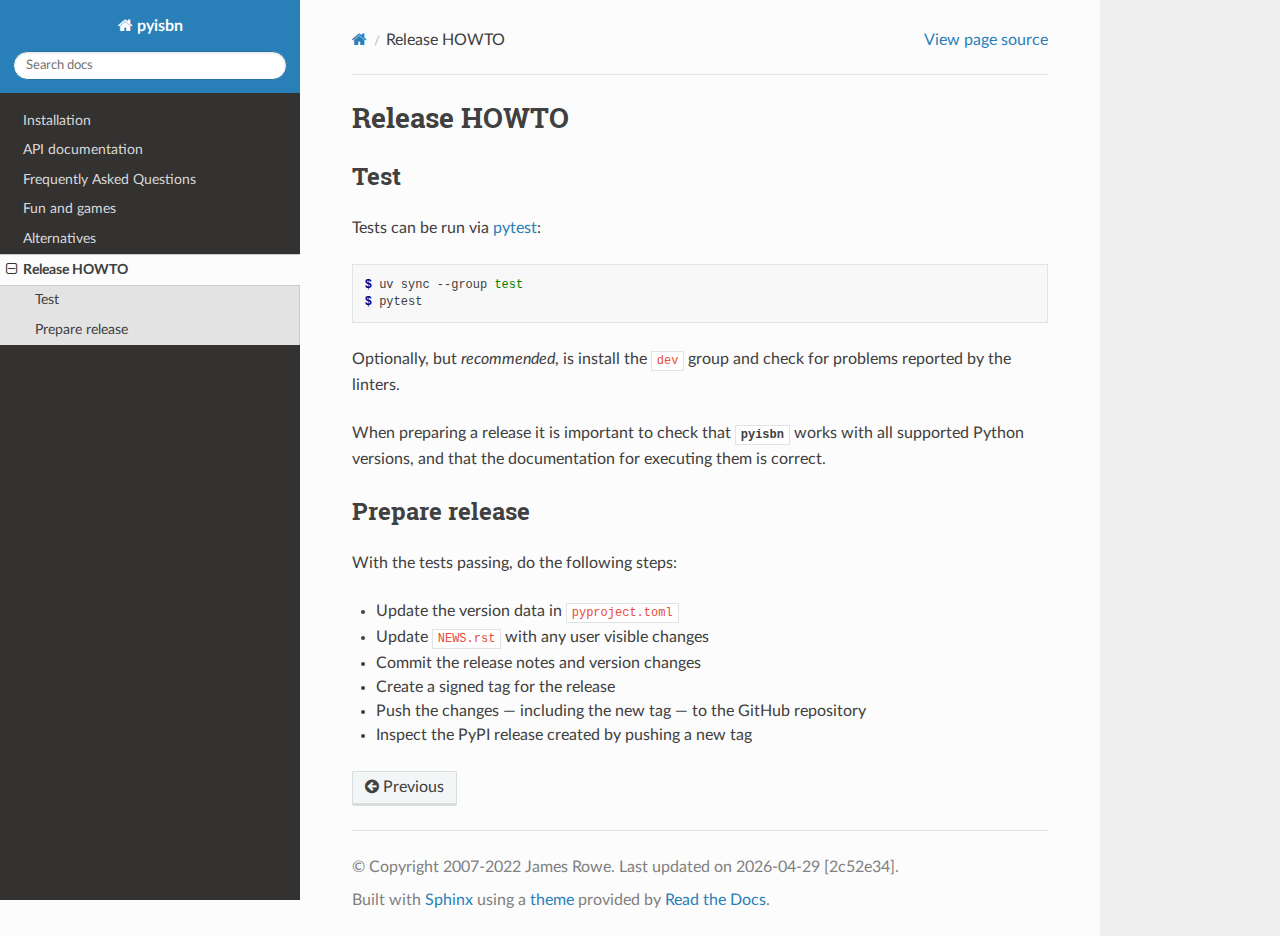
<file: release.html>
<!DOCTYPE html>
<html class="writer-html5" lang="en" data-content_root="./">
<head>
  <meta charset="utf-8" /><meta name="viewport" content="width=device-width, initial-scale=1" />

  <meta name="viewport" content="width=device-width, initial-scale=1.0" />
  <title>Release HOWTO &mdash; pyisbn 1.4.3 documentation</title>
      <link rel="stylesheet" type="text/css" href="_static/pygments.css?v=b86133f3" />
      <link rel="stylesheet" type="text/css" href="_static/css/theme.css?v=9edc463e" />

  
    <link rel="canonical" href="https://pyisbn.readthedocs.io/release.html" />
      <script src="_static/jquery.js?v=5d32c60e"></script>
      <script src="_static/_sphinx_javascript_frameworks_compat.js?v=2cd50e6c"></script>
      <script src="_static/documentation_options.js?v=a68a9277"></script>
      <script src="_static/doctools.js?v=fd6eb6e6"></script>
      <script src="_static/sphinx_highlight.js?v=6ffebe34"></script>
    <script src="_static/js/theme.js"></script>
    <link rel="index" title="Index" href="genindex.html" />
    <link rel="search" title="Search" href="search.html" />
    <link rel="prev" title="Alternatives" href="alternatives.html" /> 
</head>

<body class="wy-body-for-nav"> 
  <div class="wy-grid-for-nav">
    <nav data-toggle="wy-nav-shift" class="wy-nav-side">
      <div class="wy-side-scroll">
        <div class="wy-side-nav-search" >

          
          
          <a href="index.html" class="icon icon-home">
            pyisbn
          </a>
<div role="search">
  <form id="rtd-search-form" class="wy-form" action="search.html" method="get">
    <input type="text" name="q" placeholder="Search docs" aria-label="Search docs" />
    <input type="hidden" name="check_keywords" value="yes" />
    <input type="hidden" name="area" value="default" />
  </form>
</div>
        </div><div class="wy-menu wy-menu-vertical" data-spy="affix" role="navigation" aria-label="Navigation menu">
              <ul class="current">
<li class="toctree-l1"><a class="reference internal" href="install.html">Installation</a></li>
<li class="toctree-l1"><a class="reference internal" href="api/index.html">API documentation</a></li>
<li class="toctree-l1"><a class="reference internal" href="faq.html">Frequently Asked Questions</a></li>
<li class="toctree-l1"><a class="reference internal" href="fun.html">Fun and games</a></li>
<li class="toctree-l1"><a class="reference internal" href="alternatives.html">Alternatives</a></li>
<li class="toctree-l1 current"><a class="current reference internal" href="#">Release HOWTO</a><ul>
<li class="toctree-l2"><a class="reference internal" href="#test">Test</a></li>
<li class="toctree-l2"><a class="reference internal" href="#prepare-release">Prepare release</a></li>
</ul>
</li>
</ul>

        </div>
      </div>
    </nav>

    <section data-toggle="wy-nav-shift" class="wy-nav-content-wrap"><nav class="wy-nav-top" aria-label="Mobile navigation menu" >
          <i data-toggle="wy-nav-top" class="fa fa-bars"></i>
          <a href="index.html">pyisbn</a>
      </nav>

      <div class="wy-nav-content">
        <div class="rst-content">
          <div role="navigation" aria-label="Page navigation">
  <ul class="wy-breadcrumbs">
      <li><a href="index.html" class="icon icon-home" aria-label="Home"></a></li>
      <li class="breadcrumb-item active">Release HOWTO</li>
      <li class="wy-breadcrumbs-aside">
            <a href="_sources/release.rst.txt" rel="nofollow"> View page source</a>
      </li>
  </ul>
  <hr/>
</div>
          <div role="main" class="document" itemscope="itemscope" itemtype="http://schema.org/Article">
           <div itemprop="articleBody">
             
  <section id="release-howto">
<h1>Release HOWTO<a class="headerlink" href="#release-howto" title="Link to this heading"></a></h1>
<section id="test">
<h2>Test<a class="headerlink" href="#test" title="Link to this heading"></a></h2>
<p>Tests can be run via <a class="reference external" href="http://pytest.org/">pytest</a>:</p>
<div class="highlight-console notranslate"><div class="highlight"><pre><span></span><span class="gp">$ </span>uv<span class="w"> </span>sync<span class="w"> </span>--group<span class="w"> </span><span class="nb">test</span>
<span class="gp">$ </span>pytest
</pre></div>
</div>
<p>Optionally, but <em>recommended</em>, is install the <code class="docutils literal notranslate"><span class="pre">dev</span></code> group and check for
problems reported by the linters.</p>
<p>When preparing a release it is important to check that <a class="reference internal" href="index.html#module-pyisbn" title="pyisbn"><code class="xref py py-mod docutils literal notranslate"><span class="pre">pyisbn</span></code></a> works with all
supported Python versions, and that the documentation for executing them is
correct.</p>
</section>
<section id="prepare-release">
<h2>Prepare release<a class="headerlink" href="#prepare-release" title="Link to this heading"></a></h2>
<p>With the tests passing, do the following steps:</p>
<ul class="simple">
<li><p>Update the version data in <code class="file docutils literal notranslate"><span class="pre">pyproject.toml</span></code></p></li>
<li><p>Update <code class="file docutils literal notranslate"><span class="pre">NEWS.rst</span></code> with any user visible changes</p></li>
<li><p>Commit the release notes and version changes</p></li>
<li><p>Create a signed tag for the release</p></li>
<li><p>Push the changes — including the new tag — to the GitHub repository</p></li>
<li><p>Inspect the PyPI release created by pushing a new tag</p></li>
</ul>
</section>
</section>


           </div>
          </div>
          <footer><div class="rst-footer-buttons" role="navigation" aria-label="Footer">
        <a href="alternatives.html" class="btn btn-neutral float-left" title="Alternatives" accesskey="p" rel="prev"><span class="fa fa-arrow-circle-left" aria-hidden="true"></span> Previous</a>
    </div>

  <hr/>

  <div role="contentinfo">
    <p>&#169; Copyright 2007-2022  James Rowe.
      <span class="lastupdated">Last updated on 2026-04-29 [2c52e34].
      </span></p>
  </div>

  Built with <a href="https://www.sphinx-doc.org/">Sphinx</a> using a
    <a href="https://github.com/readthedocs/sphinx_rtd_theme">theme</a>
    provided by <a href="https://readthedocs.org">Read the Docs</a>.
   

</footer>
        </div>
      </div>
    </section>
  </div>
  <script>
      jQuery(function () {
          SphinxRtdTheme.Navigation.enable(true);
      });
  </script> 

</body>
</html>
</file>
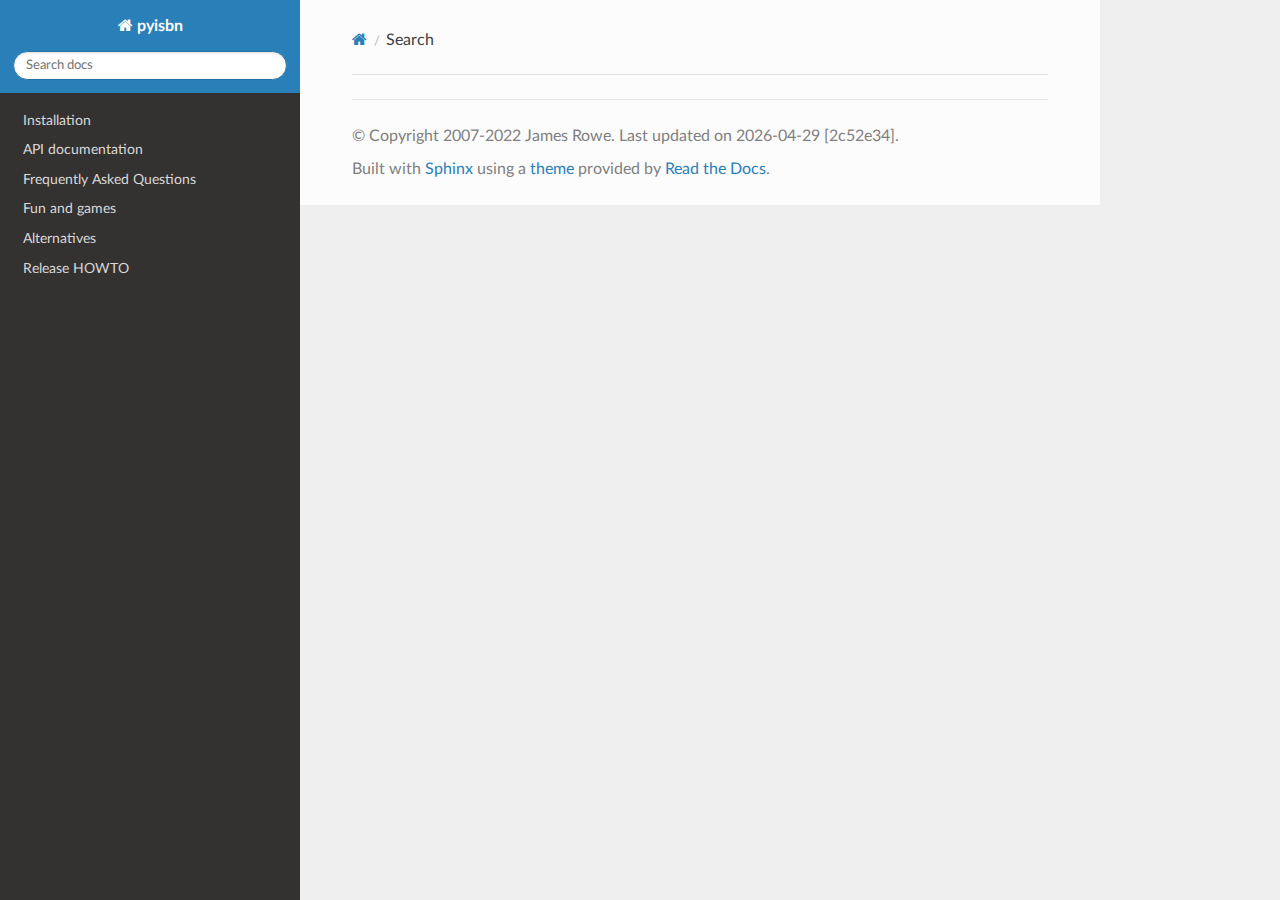
<file: search.html>
<!DOCTYPE html>
<html class="writer-html5" lang="en" data-content_root="./">
<head>
  <meta charset="utf-8" />
  <meta name="viewport" content="width=device-width, initial-scale=1.0" />
  <title>Search &mdash; pyisbn 1.4.3 documentation</title>
      <link rel="stylesheet" type="text/css" href="_static/pygments.css?v=b86133f3" />
      <link rel="stylesheet" type="text/css" href="_static/css/theme.css?v=9edc463e" />

  
    <link rel="canonical" href="https://pyisbn.readthedocs.io/search.html" />
    
      <script src="_static/jquery.js?v=5d32c60e"></script>
      <script src="_static/_sphinx_javascript_frameworks_compat.js?v=2cd50e6c"></script>
      <script src="_static/documentation_options.js?v=a68a9277"></script>
      <script src="_static/doctools.js?v=fd6eb6e6"></script>
      <script src="_static/sphinx_highlight.js?v=6ffebe34"></script>
    <script src="_static/js/theme.js"></script>
    <script src="_static/searchtools.js"></script>
    <script src="_static/language_data.js"></script>
    <link rel="index" title="Index" href="genindex.html" />
    <link rel="search" title="Search" href="#" /> 
</head>

<body class="wy-body-for-nav"> 
  <div class="wy-grid-for-nav">
    <nav data-toggle="wy-nav-shift" class="wy-nav-side">
      <div class="wy-side-scroll">
        <div class="wy-side-nav-search" >

          
          
          <a href="index.html" class="icon icon-home">
            pyisbn
          </a>
<div role="search">
  <form id="rtd-search-form" class="wy-form" action="#" method="get">
    <input type="text" name="q" placeholder="Search docs" aria-label="Search docs" />
    <input type="hidden" name="check_keywords" value="yes" />
    <input type="hidden" name="area" value="default" />
  </form>
</div>
        </div><div class="wy-menu wy-menu-vertical" data-spy="affix" role="navigation" aria-label="Navigation menu">
              <ul>
<li class="toctree-l1"><a class="reference internal" href="install.html">Installation</a></li>
<li class="toctree-l1"><a class="reference internal" href="api/index.html">API documentation</a></li>
<li class="toctree-l1"><a class="reference internal" href="faq.html">Frequently Asked Questions</a></li>
<li class="toctree-l1"><a class="reference internal" href="fun.html">Fun and games</a></li>
<li class="toctree-l1"><a class="reference internal" href="alternatives.html">Alternatives</a></li>
<li class="toctree-l1"><a class="reference internal" href="release.html">Release HOWTO</a></li>
</ul>

        </div>
      </div>
    </nav>

    <section data-toggle="wy-nav-shift" class="wy-nav-content-wrap"><nav class="wy-nav-top" aria-label="Mobile navigation menu" >
          <i data-toggle="wy-nav-top" class="fa fa-bars"></i>
          <a href="index.html">pyisbn</a>
      </nav>

      <div class="wy-nav-content">
        <div class="rst-content">
          <div role="navigation" aria-label="Page navigation">
  <ul class="wy-breadcrumbs">
      <li><a href="index.html" class="icon icon-home" aria-label="Home"></a></li>
      <li class="breadcrumb-item active">Search</li>
      <li class="wy-breadcrumbs-aside">
      </li>
  </ul>
  <hr/>
</div>
          <div role="main" class="document" itemscope="itemscope" itemtype="http://schema.org/Article">
           <div itemprop="articleBody">
             
  <noscript>
  <div id="fallback" class="admonition warning">
    <p class="last">
      Please activate JavaScript to enable the search functionality.
    </p>
  </div>
  </noscript>

  
  <div id="search-results">
  
  </div>

           </div>
          </div>
          <footer>

  <hr/>

  <div role="contentinfo">
    <p>&#169; Copyright 2007-2022  James Rowe.
      <span class="lastupdated">Last updated on 2026-04-29 [2c52e34].
      </span></p>
  </div>

  Built with <a href="https://www.sphinx-doc.org/">Sphinx</a> using a
    <a href="https://github.com/readthedocs/sphinx_rtd_theme">theme</a>
    provided by <a href="https://readthedocs.org">Read the Docs</a>.
   

</footer>
        </div>
      </div>
    </section>
  </div>
  <script>
      jQuery(function () {
          SphinxRtdTheme.Navigation.enable(true);
      });
  </script>
  <script>
    jQuery(function() { Search.loadIndex("searchindex.js"); });
  </script>
  
  <script id="searchindexloader"></script>
   


</body>
</html>
</file>
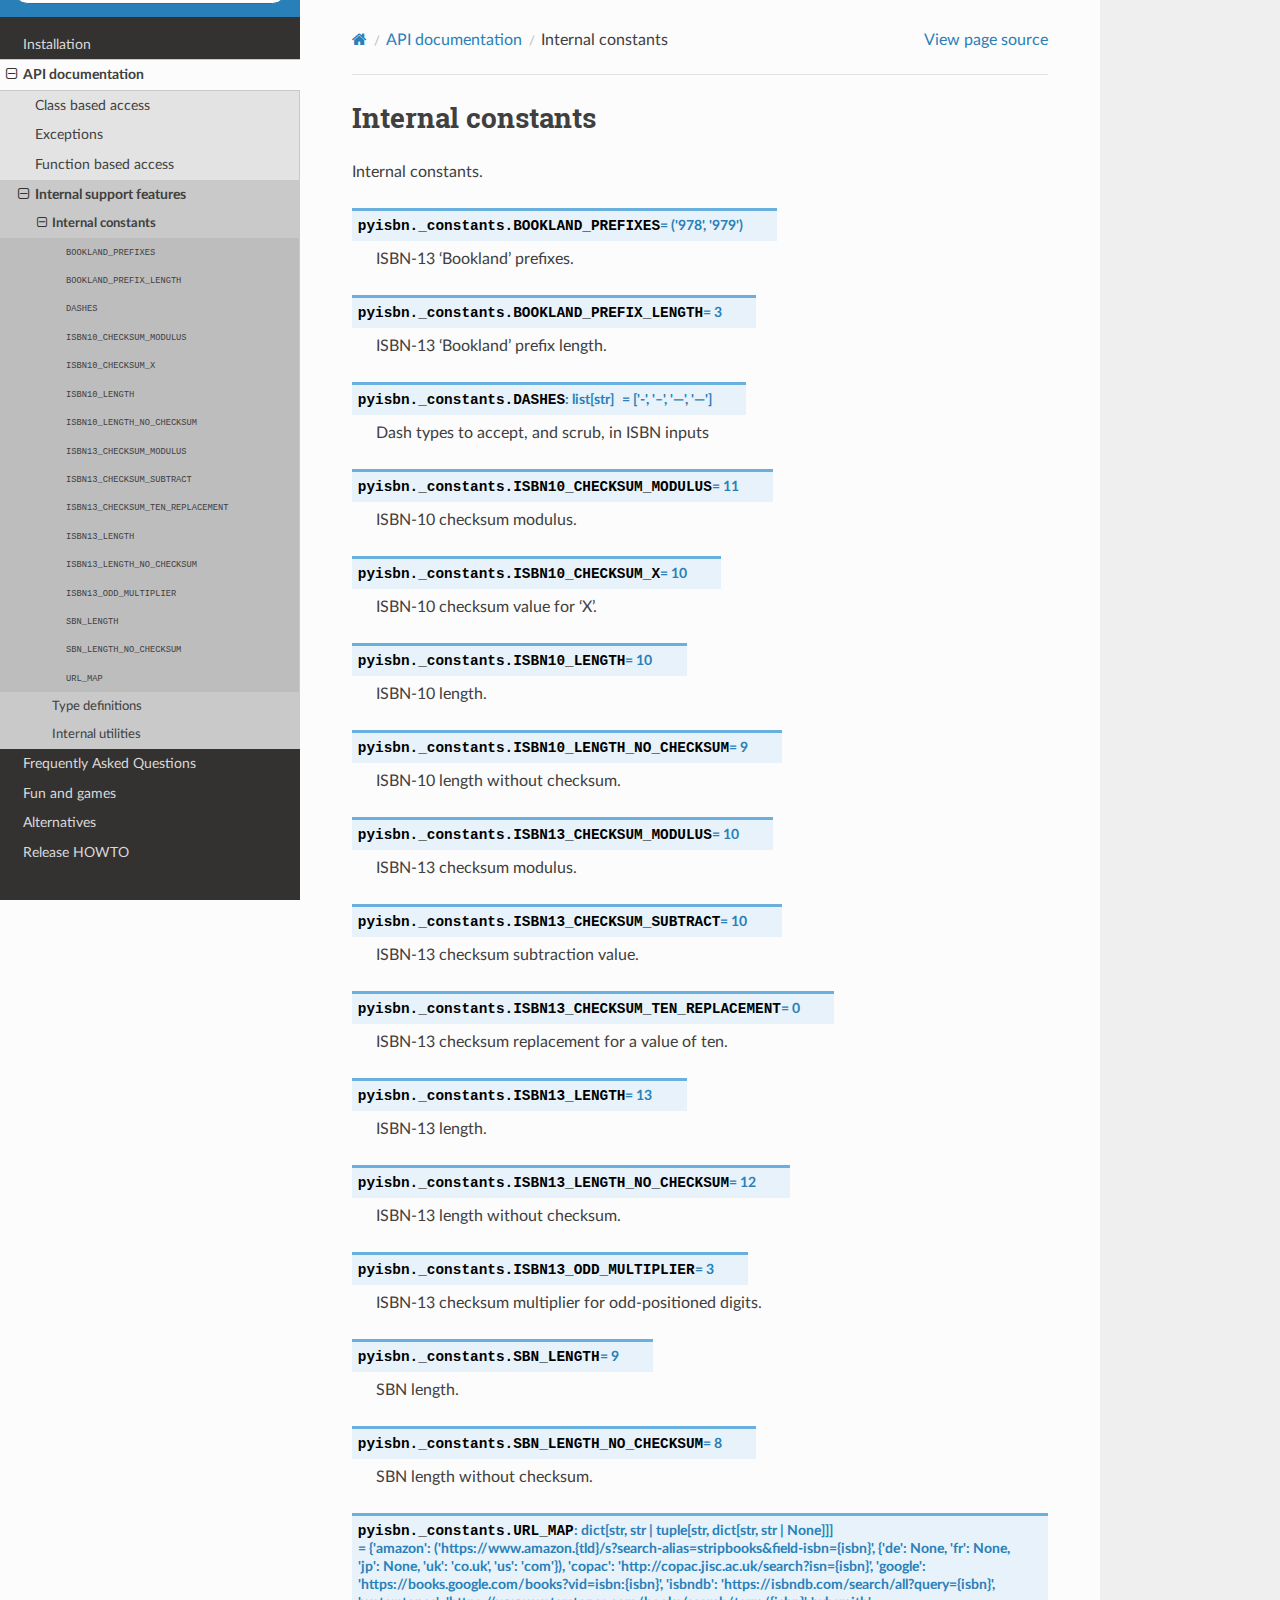
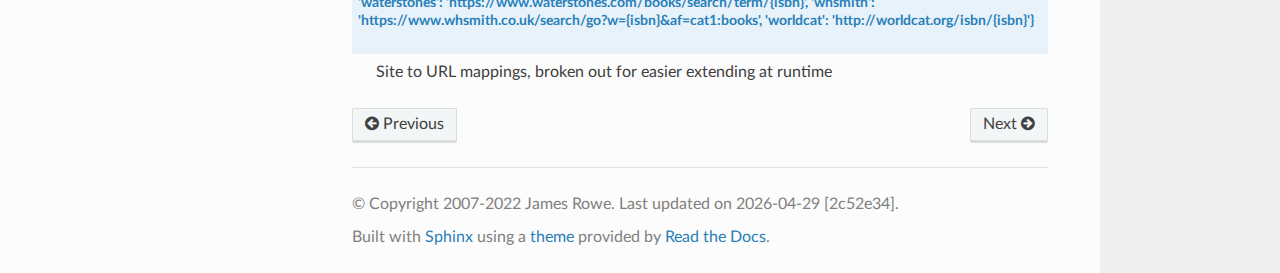
<file: api/_constants.html>
<!DOCTYPE html>
<html class="writer-html5" lang="en" data-content_root="../">
<head>
  <meta charset="utf-8" /><meta name="viewport" content="width=device-width, initial-scale=1" />

  <meta name="viewport" content="width=device-width, initial-scale=1.0" />
  <title>Internal constants &mdash; pyisbn 1.4.3 documentation</title>
      <link rel="stylesheet" type="text/css" href="../_static/pygments.css?v=b86133f3" />
      <link rel="stylesheet" type="text/css" href="../_static/css/theme.css?v=9edc463e" />

  
    <link rel="canonical" href="https://pyisbn.readthedocs.io/api/_constants.html" />
      <script src="../_static/jquery.js?v=5d32c60e"></script>
      <script src="../_static/_sphinx_javascript_frameworks_compat.js?v=2cd50e6c"></script>
      <script src="../_static/documentation_options.js?v=a68a9277"></script>
      <script src="../_static/doctools.js?v=fd6eb6e6"></script>
      <script src="../_static/sphinx_highlight.js?v=6ffebe34"></script>
    <script src="../_static/js/theme.js"></script>
    <link rel="index" title="Index" href="../genindex.html" />
    <link rel="search" title="Search" href="../search.html" />
    <link rel="next" title="Type definitions" href="_types.html" />
    <link rel="prev" title="Functions for handling ISBNs" href="func.html" /> 
</head>

<body class="wy-body-for-nav"> 
  <div class="wy-grid-for-nav">
    <nav data-toggle="wy-nav-shift" class="wy-nav-side">
      <div class="wy-side-scroll">
        <div class="wy-side-nav-search" >

          
          
          <a href="../index.html" class="icon icon-home">
            pyisbn
          </a>
<div role="search">
  <form id="rtd-search-form" class="wy-form" action="../search.html" method="get">
    <input type="text" name="q" placeholder="Search docs" aria-label="Search docs" />
    <input type="hidden" name="check_keywords" value="yes" />
    <input type="hidden" name="area" value="default" />
  </form>
</div>
        </div><div class="wy-menu wy-menu-vertical" data-spy="affix" role="navigation" aria-label="Navigation menu">
              <ul class="current">
<li class="toctree-l1"><a class="reference internal" href="../install.html">Installation</a></li>
<li class="toctree-l1 current"><a class="reference internal" href="index.html">API documentation</a><ul class="current">
<li class="toctree-l2"><a class="reference internal" href="index.html#class-based-access">Class based access</a></li>
<li class="toctree-l2"><a class="reference internal" href="index.html#exceptions">Exceptions</a></li>
<li class="toctree-l2"><a class="reference internal" href="index.html#function-based-access">Function based access</a></li>
<li class="toctree-l2 current"><a class="reference internal" href="index.html#internal-support-features">Internal support features</a><ul class="current">
<li class="toctree-l3 current"><a class="current reference internal" href="#">Internal constants</a><ul>
<li class="toctree-l4"><a class="reference internal" href="#pyisbn._constants.BOOKLAND_PREFIXES"><code class="docutils literal notranslate"><span class="pre">BOOKLAND_PREFIXES</span></code></a></li>
<li class="toctree-l4"><a class="reference internal" href="#pyisbn._constants.BOOKLAND_PREFIX_LENGTH"><code class="docutils literal notranslate"><span class="pre">BOOKLAND_PREFIX_LENGTH</span></code></a></li>
<li class="toctree-l4"><a class="reference internal" href="#pyisbn._constants.DASHES"><code class="docutils literal notranslate"><span class="pre">DASHES</span></code></a></li>
<li class="toctree-l4"><a class="reference internal" href="#pyisbn._constants.ISBN10_CHECKSUM_MODULUS"><code class="docutils literal notranslate"><span class="pre">ISBN10_CHECKSUM_MODULUS</span></code></a></li>
<li class="toctree-l4"><a class="reference internal" href="#pyisbn._constants.ISBN10_CHECKSUM_X"><code class="docutils literal notranslate"><span class="pre">ISBN10_CHECKSUM_X</span></code></a></li>
<li class="toctree-l4"><a class="reference internal" href="#pyisbn._constants.ISBN10_LENGTH"><code class="docutils literal notranslate"><span class="pre">ISBN10_LENGTH</span></code></a></li>
<li class="toctree-l4"><a class="reference internal" href="#pyisbn._constants.ISBN10_LENGTH_NO_CHECKSUM"><code class="docutils literal notranslate"><span class="pre">ISBN10_LENGTH_NO_CHECKSUM</span></code></a></li>
<li class="toctree-l4"><a class="reference internal" href="#pyisbn._constants.ISBN13_CHECKSUM_MODULUS"><code class="docutils literal notranslate"><span class="pre">ISBN13_CHECKSUM_MODULUS</span></code></a></li>
<li class="toctree-l4"><a class="reference internal" href="#pyisbn._constants.ISBN13_CHECKSUM_SUBTRACT"><code class="docutils literal notranslate"><span class="pre">ISBN13_CHECKSUM_SUBTRACT</span></code></a></li>
<li class="toctree-l4"><a class="reference internal" href="#pyisbn._constants.ISBN13_CHECKSUM_TEN_REPLACEMENT"><code class="docutils literal notranslate"><span class="pre">ISBN13_CHECKSUM_TEN_REPLACEMENT</span></code></a></li>
<li class="toctree-l4"><a class="reference internal" href="#pyisbn._constants.ISBN13_LENGTH"><code class="docutils literal notranslate"><span class="pre">ISBN13_LENGTH</span></code></a></li>
<li class="toctree-l4"><a class="reference internal" href="#pyisbn._constants.ISBN13_LENGTH_NO_CHECKSUM"><code class="docutils literal notranslate"><span class="pre">ISBN13_LENGTH_NO_CHECKSUM</span></code></a></li>
<li class="toctree-l4"><a class="reference internal" href="#pyisbn._constants.ISBN13_ODD_MULTIPLIER"><code class="docutils literal notranslate"><span class="pre">ISBN13_ODD_MULTIPLIER</span></code></a></li>
<li class="toctree-l4"><a class="reference internal" href="#pyisbn._constants.SBN_LENGTH"><code class="docutils literal notranslate"><span class="pre">SBN_LENGTH</span></code></a></li>
<li class="toctree-l4"><a class="reference internal" href="#pyisbn._constants.SBN_LENGTH_NO_CHECKSUM"><code class="docutils literal notranslate"><span class="pre">SBN_LENGTH_NO_CHECKSUM</span></code></a></li>
<li class="toctree-l4"><a class="reference internal" href="#pyisbn._constants.URL_MAP"><code class="docutils literal notranslate"><span class="pre">URL_MAP</span></code></a></li>
</ul>
</li>
<li class="toctree-l3"><a class="reference internal" href="_types.html">Type definitions</a></li>
<li class="toctree-l3"><a class="reference internal" href="_utils.html">Internal utilities</a></li>
</ul>
</li>
</ul>
</li>
<li class="toctree-l1"><a class="reference internal" href="../faq.html">Frequently Asked Questions</a></li>
<li class="toctree-l1"><a class="reference internal" href="../fun.html">Fun and games</a></li>
<li class="toctree-l1"><a class="reference internal" href="../alternatives.html">Alternatives</a></li>
<li class="toctree-l1"><a class="reference internal" href="../release.html">Release HOWTO</a></li>
</ul>

        </div>
      </div>
    </nav>

    <section data-toggle="wy-nav-shift" class="wy-nav-content-wrap"><nav class="wy-nav-top" aria-label="Mobile navigation menu" >
          <i data-toggle="wy-nav-top" class="fa fa-bars"></i>
          <a href="../index.html">pyisbn</a>
      </nav>

      <div class="wy-nav-content">
        <div class="rst-content">
          <div role="navigation" aria-label="Page navigation">
  <ul class="wy-breadcrumbs">
      <li><a href="../index.html" class="icon icon-home" aria-label="Home"></a></li>
          <li class="breadcrumb-item"><a href="index.html">API documentation</a></li>
      <li class="breadcrumb-item active">Internal constants</li>
      <li class="wy-breadcrumbs-aside">
            <a href="../_sources/api/_constants.rst.txt" rel="nofollow"> View page source</a>
      </li>
  </ul>
  <hr/>
</div>
          <div role="main" class="document" itemscope="itemscope" itemtype="http://schema.org/Article">
           <div itemprop="articleBody">
             
  <section id="module-pyisbn._constants">
<span id="internal-constants"></span><h1>Internal constants<a class="headerlink" href="#module-pyisbn._constants" title="Link to this heading"></a></h1>
<p>Internal constants.</p>
<dl class="py data">
<dt class="sig sig-object py" id="pyisbn._constants.BOOKLAND_PREFIXES">
<span class="sig-prename descclassname"><span class="pre">pyisbn._constants.</span></span><span class="sig-name descname"><span class="pre">BOOKLAND_PREFIXES</span></span><span class="property"><span class="w"> </span><span class="p"><span class="pre">=</span></span><span class="w"> </span><span class="pre">('978',</span> <span class="pre">'979')</span></span><a class="headerlink" href="#pyisbn._constants.BOOKLAND_PREFIXES" title="Link to this definition"></a></dt>
<dd><p>ISBN-13 ‘Bookland’ prefixes.</p>
</dd></dl>

<dl class="py data">
<dt class="sig sig-object py" id="pyisbn._constants.BOOKLAND_PREFIX_LENGTH">
<span class="sig-prename descclassname"><span class="pre">pyisbn._constants.</span></span><span class="sig-name descname"><span class="pre">BOOKLAND_PREFIX_LENGTH</span></span><span class="property"><span class="w"> </span><span class="p"><span class="pre">=</span></span><span class="w"> </span><span class="pre">3</span></span><a class="headerlink" href="#pyisbn._constants.BOOKLAND_PREFIX_LENGTH" title="Link to this definition"></a></dt>
<dd><p>ISBN-13 ‘Bookland’ prefix length.</p>
</dd></dl>

<dl class="py data">
<dt class="sig sig-object py" id="pyisbn._constants.DASHES">
<span class="sig-prename descclassname"><span class="pre">pyisbn._constants.</span></span><span class="sig-name descname"><span class="pre">DASHES</span></span><span class="property"><span class="p"><span class="pre">:</span></span><span class="w"> </span><a class="reference external" href="https://docs.python.org/3/library/stdtypes.html#list" title="(in Python v3.14)"><span class="pre">list</span></a><span class="p"><span class="pre">[</span></span><a class="reference external" href="https://docs.python.org/3/library/stdtypes.html#str" title="(in Python v3.14)"><span class="pre">str</span></a><span class="p"><span class="pre">]</span></span></span><span class="property"><span class="w"> </span><span class="p"><span class="pre">=</span></span><span class="w"> </span><span class="pre">['-',</span> <span class="pre">'–',</span> <span class="pre">'—',</span> <span class="pre">'―']</span></span><a class="headerlink" href="#pyisbn._constants.DASHES" title="Link to this definition"></a></dt>
<dd><p>Dash types to accept, and scrub, in ISBN inputs</p>
</dd></dl>

<dl class="py data">
<dt class="sig sig-object py" id="pyisbn._constants.ISBN10_CHECKSUM_MODULUS">
<span class="sig-prename descclassname"><span class="pre">pyisbn._constants.</span></span><span class="sig-name descname"><span class="pre">ISBN10_CHECKSUM_MODULUS</span></span><span class="property"><span class="w"> </span><span class="p"><span class="pre">=</span></span><span class="w"> </span><span class="pre">11</span></span><a class="headerlink" href="#pyisbn._constants.ISBN10_CHECKSUM_MODULUS" title="Link to this definition"></a></dt>
<dd><p>ISBN-10 checksum modulus.</p>
</dd></dl>

<dl class="py data">
<dt class="sig sig-object py" id="pyisbn._constants.ISBN10_CHECKSUM_X">
<span class="sig-prename descclassname"><span class="pre">pyisbn._constants.</span></span><span class="sig-name descname"><span class="pre">ISBN10_CHECKSUM_X</span></span><span class="property"><span class="w"> </span><span class="p"><span class="pre">=</span></span><span class="w"> </span><span class="pre">10</span></span><a class="headerlink" href="#pyisbn._constants.ISBN10_CHECKSUM_X" title="Link to this definition"></a></dt>
<dd><p>ISBN-10 checksum value for ‘X’.</p>
</dd></dl>

<dl class="py data">
<dt class="sig sig-object py" id="pyisbn._constants.ISBN10_LENGTH">
<span class="sig-prename descclassname"><span class="pre">pyisbn._constants.</span></span><span class="sig-name descname"><span class="pre">ISBN10_LENGTH</span></span><span class="property"><span class="w"> </span><span class="p"><span class="pre">=</span></span><span class="w"> </span><span class="pre">10</span></span><a class="headerlink" href="#pyisbn._constants.ISBN10_LENGTH" title="Link to this definition"></a></dt>
<dd><p>ISBN-10 length.</p>
</dd></dl>

<dl class="py data">
<dt class="sig sig-object py" id="pyisbn._constants.ISBN10_LENGTH_NO_CHECKSUM">
<span class="sig-prename descclassname"><span class="pre">pyisbn._constants.</span></span><span class="sig-name descname"><span class="pre">ISBN10_LENGTH_NO_CHECKSUM</span></span><span class="property"><span class="w"> </span><span class="p"><span class="pre">=</span></span><span class="w"> </span><span class="pre">9</span></span><a class="headerlink" href="#pyisbn._constants.ISBN10_LENGTH_NO_CHECKSUM" title="Link to this definition"></a></dt>
<dd><p>ISBN-10 length without checksum.</p>
</dd></dl>

<dl class="py data">
<dt class="sig sig-object py" id="pyisbn._constants.ISBN13_CHECKSUM_MODULUS">
<span class="sig-prename descclassname"><span class="pre">pyisbn._constants.</span></span><span class="sig-name descname"><span class="pre">ISBN13_CHECKSUM_MODULUS</span></span><span class="property"><span class="w"> </span><span class="p"><span class="pre">=</span></span><span class="w"> </span><span class="pre">10</span></span><a class="headerlink" href="#pyisbn._constants.ISBN13_CHECKSUM_MODULUS" title="Link to this definition"></a></dt>
<dd><p>ISBN-13 checksum modulus.</p>
</dd></dl>

<dl class="py data">
<dt class="sig sig-object py" id="pyisbn._constants.ISBN13_CHECKSUM_SUBTRACT">
<span class="sig-prename descclassname"><span class="pre">pyisbn._constants.</span></span><span class="sig-name descname"><span class="pre">ISBN13_CHECKSUM_SUBTRACT</span></span><span class="property"><span class="w"> </span><span class="p"><span class="pre">=</span></span><span class="w"> </span><span class="pre">10</span></span><a class="headerlink" href="#pyisbn._constants.ISBN13_CHECKSUM_SUBTRACT" title="Link to this definition"></a></dt>
<dd><p>ISBN-13 checksum subtraction value.</p>
</dd></dl>

<dl class="py data">
<dt class="sig sig-object py" id="pyisbn._constants.ISBN13_CHECKSUM_TEN_REPLACEMENT">
<span class="sig-prename descclassname"><span class="pre">pyisbn._constants.</span></span><span class="sig-name descname"><span class="pre">ISBN13_CHECKSUM_TEN_REPLACEMENT</span></span><span class="property"><span class="w"> </span><span class="p"><span class="pre">=</span></span><span class="w"> </span><span class="pre">0</span></span><a class="headerlink" href="#pyisbn._constants.ISBN13_CHECKSUM_TEN_REPLACEMENT" title="Link to this definition"></a></dt>
<dd><p>ISBN-13 checksum replacement for a value of ten.</p>
</dd></dl>

<dl class="py data">
<dt class="sig sig-object py" id="pyisbn._constants.ISBN13_LENGTH">
<span class="sig-prename descclassname"><span class="pre">pyisbn._constants.</span></span><span class="sig-name descname"><span class="pre">ISBN13_LENGTH</span></span><span class="property"><span class="w"> </span><span class="p"><span class="pre">=</span></span><span class="w"> </span><span class="pre">13</span></span><a class="headerlink" href="#pyisbn._constants.ISBN13_LENGTH" title="Link to this definition"></a></dt>
<dd><p>ISBN-13 length.</p>
</dd></dl>

<dl class="py data">
<dt class="sig sig-object py" id="pyisbn._constants.ISBN13_LENGTH_NO_CHECKSUM">
<span class="sig-prename descclassname"><span class="pre">pyisbn._constants.</span></span><span class="sig-name descname"><span class="pre">ISBN13_LENGTH_NO_CHECKSUM</span></span><span class="property"><span class="w"> </span><span class="p"><span class="pre">=</span></span><span class="w"> </span><span class="pre">12</span></span><a class="headerlink" href="#pyisbn._constants.ISBN13_LENGTH_NO_CHECKSUM" title="Link to this definition"></a></dt>
<dd><p>ISBN-13 length without checksum.</p>
</dd></dl>

<dl class="py data">
<dt class="sig sig-object py" id="pyisbn._constants.ISBN13_ODD_MULTIPLIER">
<span class="sig-prename descclassname"><span class="pre">pyisbn._constants.</span></span><span class="sig-name descname"><span class="pre">ISBN13_ODD_MULTIPLIER</span></span><span class="property"><span class="w"> </span><span class="p"><span class="pre">=</span></span><span class="w"> </span><span class="pre">3</span></span><a class="headerlink" href="#pyisbn._constants.ISBN13_ODD_MULTIPLIER" title="Link to this definition"></a></dt>
<dd><p>ISBN-13 checksum multiplier for odd-positioned digits.</p>
</dd></dl>

<dl class="py data">
<dt class="sig sig-object py" id="pyisbn._constants.SBN_LENGTH">
<span class="sig-prename descclassname"><span class="pre">pyisbn._constants.</span></span><span class="sig-name descname"><span class="pre">SBN_LENGTH</span></span><span class="property"><span class="w"> </span><span class="p"><span class="pre">=</span></span><span class="w"> </span><span class="pre">9</span></span><a class="headerlink" href="#pyisbn._constants.SBN_LENGTH" title="Link to this definition"></a></dt>
<dd><p>SBN length.</p>
</dd></dl>

<dl class="py data">
<dt class="sig sig-object py" id="pyisbn._constants.SBN_LENGTH_NO_CHECKSUM">
<span class="sig-prename descclassname"><span class="pre">pyisbn._constants.</span></span><span class="sig-name descname"><span class="pre">SBN_LENGTH_NO_CHECKSUM</span></span><span class="property"><span class="w"> </span><span class="p"><span class="pre">=</span></span><span class="w"> </span><span class="pre">8</span></span><a class="headerlink" href="#pyisbn._constants.SBN_LENGTH_NO_CHECKSUM" title="Link to this definition"></a></dt>
<dd><p>SBN length without checksum.</p>
</dd></dl>

<dl class="py data">
<dt class="sig sig-object py" id="pyisbn._constants.URL_MAP">
<span class="sig-prename descclassname"><span class="pre">pyisbn._constants.</span></span><span class="sig-name descname"><span class="pre">URL_MAP</span></span><span class="property"><span class="p"><span class="pre">:</span></span><span class="w"> </span><a class="reference external" href="https://docs.python.org/3/library/stdtypes.html#dict" title="(in Python v3.14)"><span class="pre">dict</span></a><span class="p"><span class="pre">[</span></span><a class="reference external" href="https://docs.python.org/3/library/stdtypes.html#str" title="(in Python v3.14)"><span class="pre">str</span></a><span class="p"><span class="pre">,</span></span><span class="w"> </span><a class="reference external" href="https://docs.python.org/3/library/stdtypes.html#str" title="(in Python v3.14)"><span class="pre">str</span></a><span class="w"> </span><span class="p"><span class="pre">|</span></span><span class="w"> </span><a class="reference external" href="https://docs.python.org/3/library/stdtypes.html#tuple" title="(in Python v3.14)"><span class="pre">tuple</span></a><span class="p"><span class="pre">[</span></span><a class="reference external" href="https://docs.python.org/3/library/stdtypes.html#str" title="(in Python v3.14)"><span class="pre">str</span></a><span class="p"><span class="pre">,</span></span><span class="w"> </span><a class="reference external" href="https://docs.python.org/3/library/stdtypes.html#dict" title="(in Python v3.14)"><span class="pre">dict</span></a><span class="p"><span class="pre">[</span></span><a class="reference external" href="https://docs.python.org/3/library/stdtypes.html#str" title="(in Python v3.14)"><span class="pre">str</span></a><span class="p"><span class="pre">,</span></span><span class="w"> </span><a class="reference external" href="https://docs.python.org/3/library/stdtypes.html#str" title="(in Python v3.14)"><span class="pre">str</span></a><span class="w"> </span><span class="p"><span class="pre">|</span></span><span class="w"> </span><a class="reference external" href="https://docs.python.org/3/library/constants.html#None" title="(in Python v3.14)"><span class="pre">None</span></a><span class="p"><span class="pre">]</span></span><span class="p"><span class="pre">]</span></span><span class="p"><span class="pre">]</span></span></span><span class="property"><span class="w"> </span><span class="p"><span class="pre">=</span></span><span class="w"> </span><span class="pre">{'amazon':</span> <span class="pre">('https://www.amazon.{tld}/s?search-alias=stripbooks&amp;field-isbn={isbn}',</span> <span class="pre">{'de':</span> <span class="pre">None,</span> <span class="pre">'fr':</span> <span class="pre">None,</span> <span class="pre">'jp':</span> <span class="pre">None,</span> <span class="pre">'uk':</span> <span class="pre">'co.uk',</span> <span class="pre">'us':</span> <span class="pre">'com'}),</span> <span class="pre">'copac':</span> <span class="pre">'http://copac.jisc.ac.uk/search?isn={isbn}',</span> <span class="pre">'google':</span> <span class="pre">'https://books.google.com/books?vid=isbn:{isbn}',</span> <span class="pre">'isbndb':</span> <span class="pre">'https://isbndb.com/search/all?query={isbn}',</span> <span class="pre">'waterstones':</span> <span class="pre">'https://www.waterstones.com/books/search/term/{isbn}',</span> <span class="pre">'whsmith':</span> <span class="pre">'https://www.whsmith.co.uk/search/go?w={isbn}&amp;af=cat1:books',</span> <span class="pre">'worldcat':</span> <span class="pre">'http://worldcat.org/isbn/{isbn}'}</span></span><a class="headerlink" href="#pyisbn._constants.URL_MAP" title="Link to this definition"></a></dt>
<dd><p>Site to URL mappings, broken out for easier extending at runtime</p>
</dd></dl>

</section>


           </div>
          </div>
          <footer><div class="rst-footer-buttons" role="navigation" aria-label="Footer">
        <a href="func.html" class="btn btn-neutral float-left" title="Functions for handling ISBNs" accesskey="p" rel="prev"><span class="fa fa-arrow-circle-left" aria-hidden="true"></span> Previous</a>
        <a href="_types.html" class="btn btn-neutral float-right" title="Type definitions" accesskey="n" rel="next">Next <span class="fa fa-arrow-circle-right" aria-hidden="true"></span></a>
    </div>

  <hr/>

  <div role="contentinfo">
    <p>&#169; Copyright 2007-2022  James Rowe.
      <span class="lastupdated">Last updated on 2026-04-29 [2c52e34].
      </span></p>
  </div>

  Built with <a href="https://www.sphinx-doc.org/">Sphinx</a> using a
    <a href="https://github.com/readthedocs/sphinx_rtd_theme">theme</a>
    provided by <a href="https://readthedocs.org">Read the Docs</a>.
   

</footer>
        </div>
      </div>
    </section>
  </div>
  <script>
      jQuery(function () {
          SphinxRtdTheme.Navigation.enable(true);
      });
  </script> 

</body>
</html>
</file>
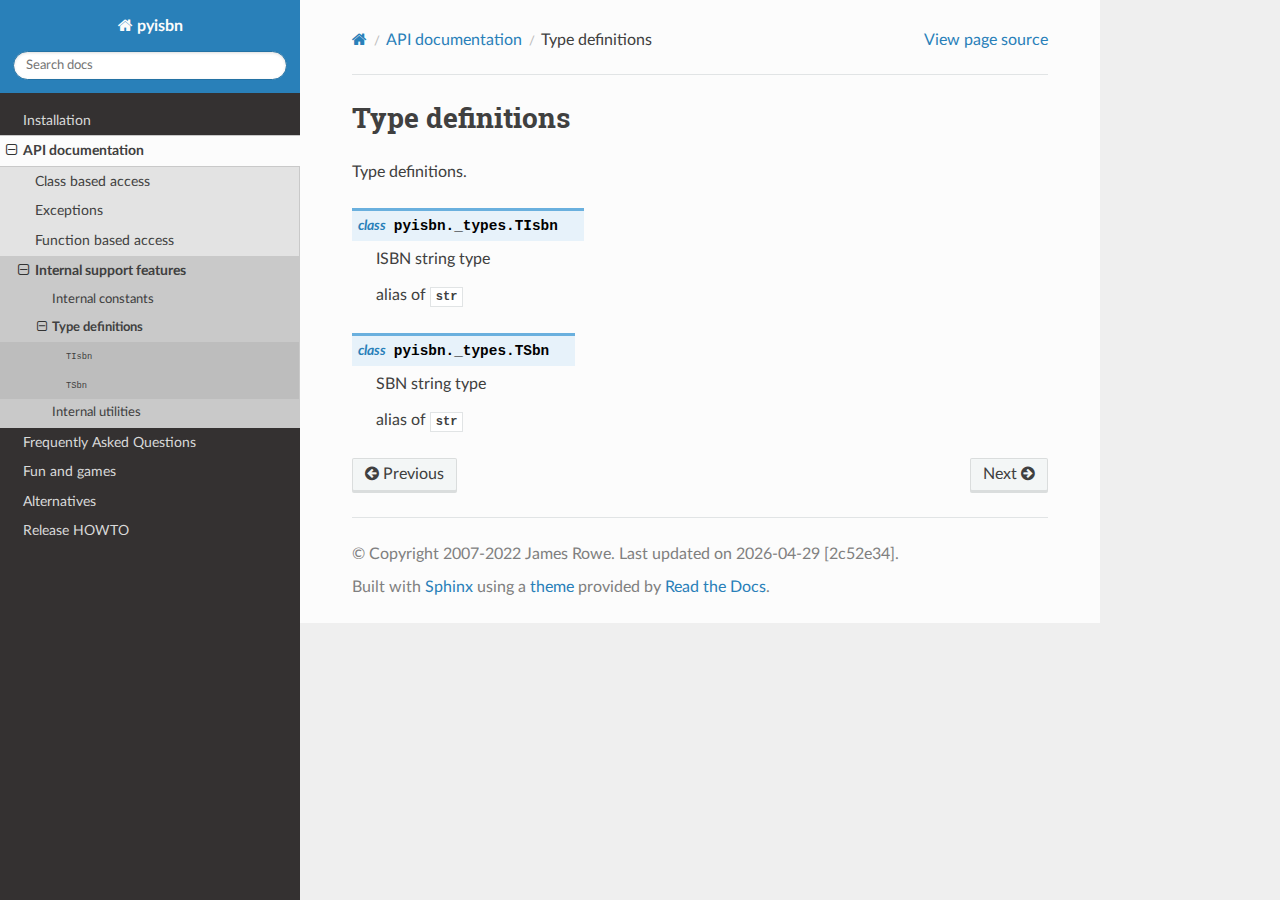
<file: api/_types.html>
<!DOCTYPE html>
<html class="writer-html5" lang="en" data-content_root="../">
<head>
  <meta charset="utf-8" /><meta name="viewport" content="width=device-width, initial-scale=1" />

  <meta name="viewport" content="width=device-width, initial-scale=1.0" />
  <title>Type definitions &mdash; pyisbn 1.4.3 documentation</title>
      <link rel="stylesheet" type="text/css" href="../_static/pygments.css?v=b86133f3" />
      <link rel="stylesheet" type="text/css" href="../_static/css/theme.css?v=9edc463e" />

  
    <link rel="canonical" href="https://pyisbn.readthedocs.io/api/_types.html" />
      <script src="../_static/jquery.js?v=5d32c60e"></script>
      <script src="../_static/_sphinx_javascript_frameworks_compat.js?v=2cd50e6c"></script>
      <script src="../_static/documentation_options.js?v=a68a9277"></script>
      <script src="../_static/doctools.js?v=fd6eb6e6"></script>
      <script src="../_static/sphinx_highlight.js?v=6ffebe34"></script>
    <script src="../_static/js/theme.js"></script>
    <link rel="index" title="Index" href="../genindex.html" />
    <link rel="search" title="Search" href="../search.html" />
    <link rel="next" title="Internal utilities" href="_utils.html" />
    <link rel="prev" title="Internal constants" href="_constants.html" /> 
</head>

<body class="wy-body-for-nav"> 
  <div class="wy-grid-for-nav">
    <nav data-toggle="wy-nav-shift" class="wy-nav-side">
      <div class="wy-side-scroll">
        <div class="wy-side-nav-search" >

          
          
          <a href="../index.html" class="icon icon-home">
            pyisbn
          </a>
<div role="search">
  <form id="rtd-search-form" class="wy-form" action="../search.html" method="get">
    <input type="text" name="q" placeholder="Search docs" aria-label="Search docs" />
    <input type="hidden" name="check_keywords" value="yes" />
    <input type="hidden" name="area" value="default" />
  </form>
</div>
        </div><div class="wy-menu wy-menu-vertical" data-spy="affix" role="navigation" aria-label="Navigation menu">
              <ul class="current">
<li class="toctree-l1"><a class="reference internal" href="../install.html">Installation</a></li>
<li class="toctree-l1 current"><a class="reference internal" href="index.html">API documentation</a><ul class="current">
<li class="toctree-l2"><a class="reference internal" href="index.html#class-based-access">Class based access</a></li>
<li class="toctree-l2"><a class="reference internal" href="index.html#exceptions">Exceptions</a></li>
<li class="toctree-l2"><a class="reference internal" href="index.html#function-based-access">Function based access</a></li>
<li class="toctree-l2 current"><a class="reference internal" href="index.html#internal-support-features">Internal support features</a><ul class="current">
<li class="toctree-l3"><a class="reference internal" href="_constants.html">Internal constants</a></li>
<li class="toctree-l3 current"><a class="current reference internal" href="#">Type definitions</a><ul>
<li class="toctree-l4"><a class="reference internal" href="#pyisbn._types.TIsbn"><code class="docutils literal notranslate"><span class="pre">TIsbn</span></code></a></li>
<li class="toctree-l4"><a class="reference internal" href="#pyisbn._types.TSbn"><code class="docutils literal notranslate"><span class="pre">TSbn</span></code></a></li>
</ul>
</li>
<li class="toctree-l3"><a class="reference internal" href="_utils.html">Internal utilities</a></li>
</ul>
</li>
</ul>
</li>
<li class="toctree-l1"><a class="reference internal" href="../faq.html">Frequently Asked Questions</a></li>
<li class="toctree-l1"><a class="reference internal" href="../fun.html">Fun and games</a></li>
<li class="toctree-l1"><a class="reference internal" href="../alternatives.html">Alternatives</a></li>
<li class="toctree-l1"><a class="reference internal" href="../release.html">Release HOWTO</a></li>
</ul>

        </div>
      </div>
    </nav>

    <section data-toggle="wy-nav-shift" class="wy-nav-content-wrap"><nav class="wy-nav-top" aria-label="Mobile navigation menu" >
          <i data-toggle="wy-nav-top" class="fa fa-bars"></i>
          <a href="../index.html">pyisbn</a>
      </nav>

      <div class="wy-nav-content">
        <div class="rst-content">
          <div role="navigation" aria-label="Page navigation">
  <ul class="wy-breadcrumbs">
      <li><a href="../index.html" class="icon icon-home" aria-label="Home"></a></li>
          <li class="breadcrumb-item"><a href="index.html">API documentation</a></li>
      <li class="breadcrumb-item active">Type definitions</li>
      <li class="wy-breadcrumbs-aside">
            <a href="../_sources/api/_types.rst.txt" rel="nofollow"> View page source</a>
      </li>
  </ul>
  <hr/>
</div>
          <div role="main" class="document" itemscope="itemscope" itemtype="http://schema.org/Article">
           <div itemprop="articleBody">
             
  <section id="module-pyisbn._types">
<span id="type-definitions"></span><h1>Type definitions<a class="headerlink" href="#module-pyisbn._types" title="Link to this heading"></a></h1>
<p>Type definitions.</p>
<dl class="py class">
<dt class="sig sig-object py" id="pyisbn._types.TIsbn">
<span class="property"><span class="k"><span class="pre">class</span></span><span class="w"> </span></span><span class="sig-prename descclassname"><span class="pre">pyisbn._types.</span></span><span class="sig-name descname"><span class="pre">TIsbn</span></span><a class="headerlink" href="#pyisbn._types.TIsbn" title="Link to this definition"></a></dt>
<dd><p>ISBN string type</p>
<p>alias of <a class="reference external" href="https://docs.python.org/3/library/stdtypes.html#str" title="(in Python v3.14)"><code class="xref py py-class docutils literal notranslate"><span class="pre">str</span></code></a></p>
</dd></dl>

<dl class="py class">
<dt class="sig sig-object py" id="pyisbn._types.TSbn">
<span class="property"><span class="k"><span class="pre">class</span></span><span class="w"> </span></span><span class="sig-prename descclassname"><span class="pre">pyisbn._types.</span></span><span class="sig-name descname"><span class="pre">TSbn</span></span><a class="headerlink" href="#pyisbn._types.TSbn" title="Link to this definition"></a></dt>
<dd><p>SBN string type</p>
<p>alias of <a class="reference external" href="https://docs.python.org/3/library/stdtypes.html#str" title="(in Python v3.14)"><code class="xref py py-class docutils literal notranslate"><span class="pre">str</span></code></a></p>
</dd></dl>

</section>


           </div>
          </div>
          <footer><div class="rst-footer-buttons" role="navigation" aria-label="Footer">
        <a href="_constants.html" class="btn btn-neutral float-left" title="Internal constants" accesskey="p" rel="prev"><span class="fa fa-arrow-circle-left" aria-hidden="true"></span> Previous</a>
        <a href="_utils.html" class="btn btn-neutral float-right" title="Internal utilities" accesskey="n" rel="next">Next <span class="fa fa-arrow-circle-right" aria-hidden="true"></span></a>
    </div>

  <hr/>

  <div role="contentinfo">
    <p>&#169; Copyright 2007-2022  James Rowe.
      <span class="lastupdated">Last updated on 2026-04-29 [2c52e34].
      </span></p>
  </div>

  Built with <a href="https://www.sphinx-doc.org/">Sphinx</a> using a
    <a href="https://github.com/readthedocs/sphinx_rtd_theme">theme</a>
    provided by <a href="https://readthedocs.org">Read the Docs</a>.
   

</footer>
        </div>
      </div>
    </section>
  </div>
  <script>
      jQuery(function () {
          SphinxRtdTheme.Navigation.enable(true);
      });
  </script> 

</body>
</html>
</file>
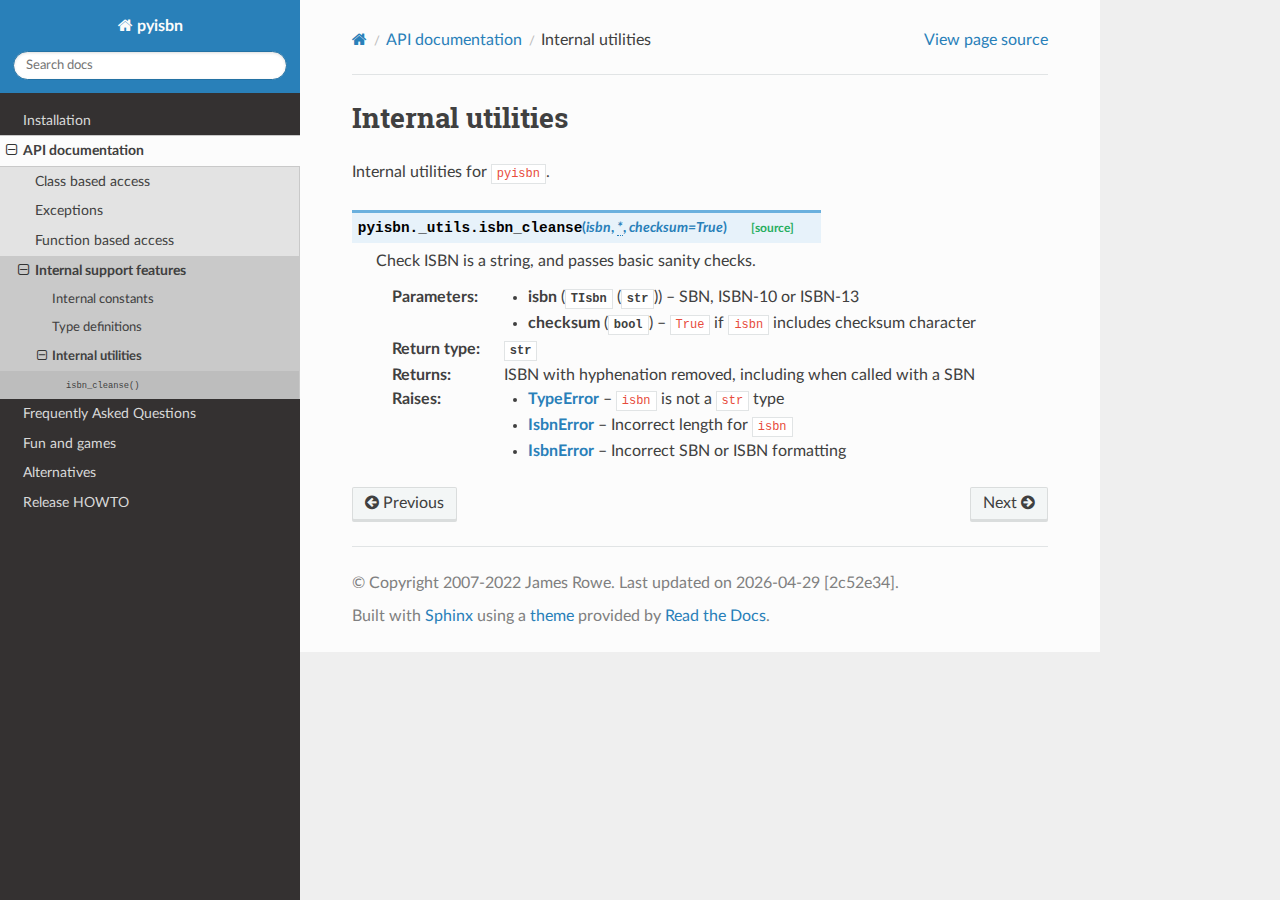
<file: api/_utils.html>
<!DOCTYPE html>
<html class="writer-html5" lang="en" data-content_root="../">
<head>
  <meta charset="utf-8" /><meta name="viewport" content="width=device-width, initial-scale=1" />

  <meta name="viewport" content="width=device-width, initial-scale=1.0" />
  <title>Internal utilities &mdash; pyisbn 1.4.3 documentation</title>
      <link rel="stylesheet" type="text/css" href="../_static/pygments.css?v=b86133f3" />
      <link rel="stylesheet" type="text/css" href="../_static/css/theme.css?v=9edc463e" />

  
    <link rel="canonical" href="https://pyisbn.readthedocs.io/api/_utils.html" />
      <script src="../_static/jquery.js?v=5d32c60e"></script>
      <script src="../_static/_sphinx_javascript_frameworks_compat.js?v=2cd50e6c"></script>
      <script src="../_static/documentation_options.js?v=a68a9277"></script>
      <script src="../_static/doctools.js?v=fd6eb6e6"></script>
      <script src="../_static/sphinx_highlight.js?v=6ffebe34"></script>
    <script src="../_static/js/theme.js"></script>
    <link rel="index" title="Index" href="../genindex.html" />
    <link rel="search" title="Search" href="../search.html" />
    <link rel="next" title="Frequently Asked Questions" href="../faq.html" />
    <link rel="prev" title="Type definitions" href="_types.html" /> 
</head>

<body class="wy-body-for-nav"> 
  <div class="wy-grid-for-nav">
    <nav data-toggle="wy-nav-shift" class="wy-nav-side">
      <div class="wy-side-scroll">
        <div class="wy-side-nav-search" >

          
          
          <a href="../index.html" class="icon icon-home">
            pyisbn
          </a>
<div role="search">
  <form id="rtd-search-form" class="wy-form" action="../search.html" method="get">
    <input type="text" name="q" placeholder="Search docs" aria-label="Search docs" />
    <input type="hidden" name="check_keywords" value="yes" />
    <input type="hidden" name="area" value="default" />
  </form>
</div>
        </div><div class="wy-menu wy-menu-vertical" data-spy="affix" role="navigation" aria-label="Navigation menu">
              <ul class="current">
<li class="toctree-l1"><a class="reference internal" href="../install.html">Installation</a></li>
<li class="toctree-l1 current"><a class="reference internal" href="index.html">API documentation</a><ul class="current">
<li class="toctree-l2"><a class="reference internal" href="index.html#class-based-access">Class based access</a></li>
<li class="toctree-l2"><a class="reference internal" href="index.html#exceptions">Exceptions</a></li>
<li class="toctree-l2"><a class="reference internal" href="index.html#function-based-access">Function based access</a></li>
<li class="toctree-l2 current"><a class="reference internal" href="index.html#internal-support-features">Internal support features</a><ul class="current">
<li class="toctree-l3"><a class="reference internal" href="_constants.html">Internal constants</a></li>
<li class="toctree-l3"><a class="reference internal" href="_types.html">Type definitions</a></li>
<li class="toctree-l3 current"><a class="current reference internal" href="#">Internal utilities</a><ul>
<li class="toctree-l4"><a class="reference internal" href="#pyisbn._utils.isbn_cleanse"><code class="docutils literal notranslate"><span class="pre">isbn_cleanse()</span></code></a></li>
</ul>
</li>
</ul>
</li>
</ul>
</li>
<li class="toctree-l1"><a class="reference internal" href="../faq.html">Frequently Asked Questions</a></li>
<li class="toctree-l1"><a class="reference internal" href="../fun.html">Fun and games</a></li>
<li class="toctree-l1"><a class="reference internal" href="../alternatives.html">Alternatives</a></li>
<li class="toctree-l1"><a class="reference internal" href="../release.html">Release HOWTO</a></li>
</ul>

        </div>
      </div>
    </nav>

    <section data-toggle="wy-nav-shift" class="wy-nav-content-wrap"><nav class="wy-nav-top" aria-label="Mobile navigation menu" >
          <i data-toggle="wy-nav-top" class="fa fa-bars"></i>
          <a href="../index.html">pyisbn</a>
      </nav>

      <div class="wy-nav-content">
        <div class="rst-content">
          <div role="navigation" aria-label="Page navigation">
  <ul class="wy-breadcrumbs">
      <li><a href="../index.html" class="icon icon-home" aria-label="Home"></a></li>
          <li class="breadcrumb-item"><a href="index.html">API documentation</a></li>
      <li class="breadcrumb-item active">Internal utilities</li>
      <li class="wy-breadcrumbs-aside">
            <a href="../_sources/api/_utils.rst.txt" rel="nofollow"> View page source</a>
      </li>
  </ul>
  <hr/>
</div>
          <div role="main" class="document" itemscope="itemscope" itemtype="http://schema.org/Article">
           <div itemprop="articleBody">
             
  <section id="module-pyisbn._utils">
<span id="internal-utilities"></span><h1>Internal utilities<a class="headerlink" href="#module-pyisbn._utils" title="Link to this heading"></a></h1>
<p>Internal utilities for <code class="docutils literal notranslate"><span class="pre">pyisbn</span></code>.</p>
<dl class="py function">
<dt class="sig sig-object py" id="pyisbn._utils.isbn_cleanse">
<span class="sig-prename descclassname"><span class="pre">pyisbn._utils.</span></span><span class="sig-name descname"><span class="pre">isbn_cleanse</span></span><span class="sig-paren">(</span><em class="sig-param"><span class="n"><span class="pre">isbn</span></span></em>, <em class="sig-param"><span class="keyword-only-separator o"><abbr title="Keyword-only parameters separator (PEP 3102)"><span class="pre">*</span></abbr></span></em>, <em class="sig-param"><span class="n"><span class="pre">checksum</span></span><span class="o"><span class="pre">=</span></span><span class="default_value"><span class="pre">True</span></span></em><span class="sig-paren">)</span><a class="reference internal" href="../_modules/pyisbn/_utils.html#isbn_cleanse"><span class="viewcode-link"><span class="pre">[source]</span></span></a><a class="headerlink" href="#pyisbn._utils.isbn_cleanse" title="Link to this definition"></a></dt>
<dd><p>Check ISBN is a string, and passes basic sanity checks.</p>
<dl class="field-list simple">
<dt class="field-odd">Parameters<span class="colon">:</span></dt>
<dd class="field-odd"><ul class="simple">
<li><p><strong>isbn</strong> (<span class="sphinx_autodoc_typehints-type"><a class="reference internal" href="_types.html#pyisbn._types.TIsbn" title="pyisbn._types.TIsbn"><code class="xref py py-class docutils literal notranslate"><span class="pre">TIsbn</span></code></a> (<a class="reference external" href="https://docs.python.org/3/library/stdtypes.html#str" title="(in Python v3.14)"><code class="xref py py-class docutils literal notranslate"><span class="pre">str</span></code></a>)</span>) – SBN, ISBN-10 or ISBN-13</p></li>
<li><p><strong>checksum</strong> (<span class="sphinx_autodoc_typehints-type"><a class="reference external" href="https://docs.python.org/3/library/functions.html#bool" title="(in Python v3.14)"><code class="xref py py-class docutils literal notranslate"><span class="pre">bool</span></code></a></span>) – <code class="docutils literal notranslate"><span class="pre">True</span></code> if <code class="docutils literal notranslate"><span class="pre">isbn</span></code> includes checksum character</p></li>
</ul>
</dd>
<dt class="field-even">Return type<span class="colon">:</span></dt>
<dd class="field-even"><p><span class="sphinx_autodoc_typehints-type"><a class="reference external" href="https://docs.python.org/3/library/stdtypes.html#str" title="(in Python v3.14)"><code class="xref py py-class docutils literal notranslate"><span class="pre">str</span></code></a></span></p>
</dd>
<dt class="field-odd">Returns<span class="colon">:</span></dt>
<dd class="field-odd"><p>ISBN with hyphenation removed, including when called with a SBN</p>
</dd>
<dt class="field-even">Raises<span class="colon">:</span></dt>
<dd class="field-even"><ul class="simple">
<li><p><a class="reference external" href="https://docs.python.org/3/library/exceptions.html#TypeError" title="(in Python v3.14)"><strong>TypeError</strong></a> – <code class="docutils literal notranslate"><span class="pre">isbn</span></code> is not a <code class="docutils literal notranslate"><span class="pre">str</span></code> type</p></li>
<li><p><a class="reference internal" href="index.html#pyisbn.IsbnError" title="pyisbn.IsbnError"><strong>IsbnError</strong></a> – Incorrect length for <code class="docutils literal notranslate"><span class="pre">isbn</span></code></p></li>
<li><p><a class="reference internal" href="index.html#pyisbn.IsbnError" title="pyisbn.IsbnError"><strong>IsbnError</strong></a> – Incorrect SBN or ISBN formatting</p></li>
</ul>
</dd>
</dl>
</dd></dl>

</section>


           </div>
          </div>
          <footer><div class="rst-footer-buttons" role="navigation" aria-label="Footer">
        <a href="_types.html" class="btn btn-neutral float-left" title="Type definitions" accesskey="p" rel="prev"><span class="fa fa-arrow-circle-left" aria-hidden="true"></span> Previous</a>
        <a href="../faq.html" class="btn btn-neutral float-right" title="Frequently Asked Questions" accesskey="n" rel="next">Next <span class="fa fa-arrow-circle-right" aria-hidden="true"></span></a>
    </div>

  <hr/>

  <div role="contentinfo">
    <p>&#169; Copyright 2007-2022  James Rowe.
      <span class="lastupdated">Last updated on 2026-04-29 [2c52e34].
      </span></p>
  </div>

  Built with <a href="https://www.sphinx-doc.org/">Sphinx</a> using a
    <a href="https://github.com/readthedocs/sphinx_rtd_theme">theme</a>
    provided by <a href="https://readthedocs.org">Read the Docs</a>.
   

</footer>
        </div>
      </div>
    </section>
  </div>
  <script>
      jQuery(function () {
          SphinxRtdTheme.Navigation.enable(true);
      });
  </script> 

</body>
</html>
</file>
<file: _static/pygments.css>
pre { line-height: 125%; }
td.linenos .normal { color: inherit; background-color: transparent; padding-left: 5px; padding-right: 5px; }
span.linenos { color: inherit; background-color: transparent; padding-left: 5px; padding-right: 5px; }
td.linenos .special { color: #000000; background-color: #ffffc0; padding-left: 5px; padding-right: 5px; }
span.linenos.special { color: #000000; background-color: #ffffc0; padding-left: 5px; padding-right: 5px; }
.highlight .hll { background-color: #ffffcc }
.highlight { background: #f8f8f8; }
.highlight .c { color: #3D7B7B; font-style: italic } /* Comment */
.highlight .err { border: 1px solid #F00 } /* Error */
.highlight .k { color: #008000; font-weight: bold } /* Keyword */
.highlight .o { color: #666 } /* Operator */
.highlight .ch { color: #3D7B7B; font-style: italic } /* Comment.Hashbang */
.highlight .cm { color: #3D7B7B; font-style: italic } /* Comment.Multiline */
.highlight .cp { color: #9C6500 } /* Comment.Preproc */
.highlight .cpf { color: #3D7B7B; font-style: italic } /* Comment.PreprocFile */
.highlight .c1 { color: #3D7B7B; font-style: italic } /* Comment.Single */
.highlight .cs { color: #3D7B7B; font-style: italic } /* Comment.Special */
.highlight .gd { color: #A00000 } /* Generic.Deleted */
.highlight .ge { font-style: italic } /* Generic.Emph */
.highlight .ges { font-weight: bold; font-style: italic } /* Generic.EmphStrong */
.highlight .gr { color: #E40000 } /* Generic.Error */
.highlight .gh { color: #000080; font-weight: bold } /* Generic.Heading */
.highlight .gi { color: #008400 } /* Generic.Inserted */
.highlight .go { color: #717171 } /* Generic.Output */
.highlight .gp { color: #000080; font-weight: bold } /* Generic.Prompt */
.highlight .gs { font-weight: bold } /* Generic.Strong */
.highlight .gu { color: #800080; font-weight: bold } /* Generic.Subheading */
.highlight .gt { color: #04D } /* Generic.Traceback */
.highlight .kc { color: #008000; font-weight: bold } /* Keyword.Constant */
.highlight .kd { color: #008000; font-weight: bold } /* Keyword.Declaration */
.highlight .kn { color: #008000; font-weight: bold } /* Keyword.Namespace */
.highlight .kp { color: #008000 } /* Keyword.Pseudo */
.highlight .kr { color: #008000; font-weight: bold } /* Keyword.Reserved */
.highlight .kt { color: #B00040 } /* Keyword.Type */
.highlight .m { color: #666 } /* Literal.Number */
.highlight .s { color: #BA2121 } /* Literal.String */
.highlight .na { color: #687822 } /* Name.Attribute */
.highlight .nb { color: #008000 } /* Name.Builtin */
.highlight .nc { color: #00F; font-weight: bold } /* Name.Class */
.highlight .no { color: #800 } /* Name.Constant */
.highlight .nd { color: #A2F } /* Name.Decorator */
.highlight .ni { color: #717171; font-weight: bold } /* Name.Entity */
.highlight .ne { color: #CB3F38; font-weight: bold } /* Name.Exception */
.highlight .nf { color: #00F } /* Name.Function */
.highlight .nl { color: #767600 } /* Name.Label */
.highlight .nn { color: #00F; font-weight: bold } /* Name.Namespace */
.highlight .nt { color: #008000; font-weight: bold } /* Name.Tag */
.highlight .nv { color: #19177C } /* Name.Variable */
.highlight .ow { color: #A2F; font-weight: bold } /* Operator.Word */
.highlight .w { color: #BBB } /* Text.Whitespace */
.highlight .mb { color: #666 } /* Literal.Number.Bin */
.highlight .mf { color: #666 } /* Literal.Number.Float */
.highlight .mh { color: #666 } /* Literal.Number.Hex */
.highlight .mi { color: #666 } /* Literal.Number.Integer */
.highlight .mo { color: #666 } /* Literal.Number.Oct */
.highlight .sa { color: #BA2121 } /* Literal.String.Affix */
.highlight .sb { color: #BA2121 } /* Literal.String.Backtick */
.highlight .sc { color: #BA2121 } /* Literal.String.Char */
.highlight .dl { color: #BA2121 } /* Literal.String.Delimiter */
.highlight .sd { color: #BA2121; font-style: italic } /* Literal.String.Doc */
.highlight .s2 { color: #BA2121 } /* Literal.String.Double */
.highlight .se { color: #AA5D1F; font-weight: bold } /* Literal.String.Escape */
.highlight .sh { color: #BA2121 } /* Literal.String.Heredoc */
.highlight .si { color: #A45A77; font-weight: bold } /* Literal.String.Interpol */
.highlight .sx { color: #008000 } /* Literal.String.Other */
.highlight .sr { color: #A45A77 } /* Literal.String.Regex */
.highlight .s1 { color: #BA2121 } /* Literal.String.Single */
.highlight .ss { color: #19177C } /* Literal.String.Symbol */
.highlight .bp { color: #008000 } /* Name.Builtin.Pseudo */
.highlight .fm { color: #00F } /* Name.Function.Magic */
.highlight .vc { color: #19177C } /* Name.Variable.Class */
.highlight .vg { color: #19177C } /* Name.Variable.Global */
.highlight .vi { color: #19177C } /* Name.Variable.Instance */
.highlight .vm { color: #19177C } /* Name.Variable.Magic */
.highlight .il { color: #666 } /* Literal.Number.Integer.Long */
</file>
<file: _static/css/theme.css>
html{box-sizing:border-box}*,:after,:before{box-sizing:inherit}article,aside,details,figcaption,figure,footer,header,hgroup,nav,section{display:block}audio,canvas,video{display:inline-block;*display:inline;*zoom:1}[hidden],audio:not([controls]){display:none}*{-webkit-box-sizing:border-box;-moz-box-sizing:border-box;box-sizing:border-box}html{font-size:100%;-webkit-text-size-adjust:100%;-ms-text-size-adjust:100%}body{margin:0}a:active,a:hover{outline:0}abbr[title]{border-bottom:1px dotted}b,strong{font-weight:700}blockquote{margin:0}dfn{font-style:italic}ins{background:#ff9;text-decoration:none}ins,mark{color:#000}mark{background:#ff0;font-style:italic;font-weight:700}.rst-content code,.rst-content tt,code,kbd,pre,samp{font-family:monospace,serif;_font-family:courier new,monospace;font-size:1em}pre{white-space:pre}q{quotes:none}q:after,q:before{content:"";content:none}small{font-size:85%}sub,sup{font-size:75%;line-height:0;position:relative;vertical-align:baseline}sup{top:-.5em}sub{bottom:-.25em}dl,ol,ul{margin:0;padding:0;list-style:none;list-style-image:none}li{list-style:none}dd{margin:0}img{border:0;-ms-interpolation-mode:bicubic;vertical-align:middle;max-width:100%}svg:not(:root){overflow:hidden}figure,form{margin:0}label{cursor:pointer}button,input,select,textarea{font-size:100%;margin:0;vertical-align:baseline;*vertical-align:middle}button,input{line-height:normal}button,input[type=button],input[type=reset],input[type=submit]{cursor:pointer;-webkit-appearance:button;*overflow:visible}button[disabled],input[disabled]{cursor:default}input[type=search]{-webkit-appearance:textfield;-moz-box-sizing:content-box;-webkit-box-sizing:content-box;box-sizing:content-box}textarea{resize:vertical}table{border-collapse:collapse;border-spacing:0}td{vertical-align:top}.chromeframe{margin:.2em 0;background:#ccc;color:#000;padding:.2em 0}.ir{display:block;border:0;text-indent:-999em;overflow:hidden;background-color:transparent;background-repeat:no-repeat;text-align:left;direction:ltr;*line-height:0}.ir br{display:none}.hidden{display:none!important;visibility:hidden}.visuallyhidden{border:0;clip:rect(0 0 0 0);height:1px;margin:-1px;overflow:hidden;padding:0;position:absolute;width:1px}.visuallyhidden.focusable:active,.visuallyhidden.focusable:focus{clip:auto;height:auto;margin:0;overflow:visible;position:static;width:auto}.invisible{visibility:hidden}.relative{position:relative}big,small{font-size:100%}@media print{body,html,section{background:none!important}*{box-shadow:none!important;text-shadow:none!important;filter:none!important;-ms-filter:none!important}a,a:visited{text-decoration:underline}.ir a:after,a[href^="#"]:after,a[href^="javascript:"]:after{content:""}blockquote,pre{page-break-inside:avoid}thead{display:table-header-group}img,tr{page-break-inside:avoid}img{max-width:100%!important}@page{margin:.5cm}.rst-content .toctree-wrapper>p.caption,h2,h3,p{orphans:3;widows:3}.rst-content .toctree-wrapper>p.caption,h2,h3{page-break-after:avoid}}.btn,.fa:before,.icon:before,.rst-content .admonition,.rst-content .admonition-title:before,.rst-content .admonition-todo,.rst-content .attention,.rst-content .caution,.rst-content .code-block-caption .headerlink:before,.rst-content .danger,.rst-content .eqno .headerlink:before,.rst-content .error,.rst-content .hint,.rst-content .important,.rst-content .note,.rst-content .seealso,.rst-content .tip,.rst-content .warning,.rst-content code.download span:first-child:before,.rst-content dl dt .headerlink:before,.rst-content h1 .headerlink:before,.rst-content h2 .headerlink:before,.rst-content h3 .headerlink:before,.rst-content h4 .headerlink:before,.rst-content h5 .headerlink:before,.rst-content h6 .headerlink:before,.rst-content p.caption .headerlink:before,.rst-content p .headerlink:before,.rst-content table>caption .headerlink:before,.rst-content tt.download span:first-child:before,.wy-alert,.wy-dropdown .caret:before,.wy-inline-validate.wy-inline-validate-danger .wy-input-context:before,.wy-inline-validate.wy-inline-validate-info .wy-input-context:before,.wy-inline-validate.wy-inline-validate-success .wy-input-context:before,.wy-inline-validate.wy-inline-validate-warning .wy-input-context:before,.wy-menu-vertical li.current>a button.toctree-expand:before,.wy-menu-vertical li.on a button.toctree-expand:before,.wy-menu-vertical li button.toctree-expand:before,input[type=color],input[type=date],input[type=datetime-local],input[type=datetime],input[type=email],input[type=month],input[type=number],input[type=password],input[type=search],input[type=tel],input[type=text],input[type=time],input[type=url],input[type=week],select,textarea{-webkit-font-smoothing:antialiased}.clearfix{*zoom:1}.clearfix:after,.clearfix:before{display:table;content:""}.clearfix:after{clear:both}/*!
 *  Font Awesome 4.7.0 by @davegandy - http://fontawesome.io - @fontawesome
 *  License - http://fontawesome.io/license (Font: SIL OFL 1.1, CSS: MIT License)
 */@font-face{font-family:FontAwesome;src:url(fonts/fontawesome-webfont.eot?674f50d287a8c48dc19ba404d20fe713);src:url(fonts/fontawesome-webfont.eot?674f50d287a8c48dc19ba404d20fe713?#iefix&v=4.7.0) format("embedded-opentype"),url(fonts/fontawesome-webfont.woff2?af7ae505a9eed503f8b8e6982036873e) format("woff2"),url(fonts/fontawesome-webfont.woff?fee66e712a8a08eef5805a46892932ad) format("woff"),url(fonts/fontawesome-webfont.ttf?b06871f281fee6b241d60582ae9369b9) format("truetype"),url(fonts/fontawesome-webfont.svg?912ec66d7572ff821749319396470bde#fontawesomeregular) format("svg");font-weight:400;font-style:normal}.fa,.icon,.rst-content .admonition-title,.rst-content .code-block-caption .headerlink,.rst-content .eqno .headerlink,.rst-content code.download span:first-child,.rst-content dl dt .headerlink,.rst-content h1 .headerlink,.rst-content h2 .headerlink,.rst-content h3 .headerlink,.rst-content h4 .headerlink,.rst-content h5 .headerlink,.rst-content h6 .headerlink,.rst-content p.caption .headerlink,.rst-content p .headerlink,.rst-content table>caption .headerlink,.rst-content tt.download span:first-child,.wy-menu-vertical li.current>a button.toctree-expand,.wy-menu-vertical li.on a button.toctree-expand,.wy-menu-vertical li button.toctree-expand{display:inline-block;font:normal normal normal 14px/1 FontAwesome;font-size:inherit;text-rendering:auto;-webkit-font-smoothing:antialiased;-moz-osx-font-smoothing:grayscale}.fa-lg{font-size:1.33333em;line-height:.75em;vertical-align:-15%}.fa-2x{font-size:2em}.fa-3x{font-size:3em}.fa-4x{font-size:4em}.fa-5x{font-size:5em}.fa-fw{width:1.28571em;text-align:center}.fa-ul{padding-left:0;margin-left:2.14286em;list-style-type:none}.fa-ul>li{position:relative}.fa-li{position:absolute;left:-2.14286em;width:2.14286em;top:.14286em;text-align:center}.fa-li.fa-lg{left:-1.85714em}.fa-border{padding:.2em .25em .15em;border:.08em solid #eee;border-radius:.1em}.fa-pull-left{float:left}.fa-pull-right{float:right}.fa-pull-left.icon,.fa.fa-pull-left,.rst-content .code-block-caption .fa-pull-left.headerlink,.rst-content .eqno .fa-pull-left.headerlink,.rst-content .fa-pull-left.admonition-title,.rst-content code.download span.fa-pull-left:first-child,.rst-content dl dt .fa-pull-left.headerlink,.rst-content h1 .fa-pull-left.headerlink,.rst-content h2 .fa-pull-left.headerlink,.rst-content h3 .fa-pull-left.headerlink,.rst-content h4 .fa-pull-left.headerlink,.rst-content h5 .fa-pull-left.headerlink,.rst-content h6 .fa-pull-left.headerlink,.rst-content p .fa-pull-left.headerlink,.rst-content table>caption .fa-pull-left.headerlink,.rst-content tt.download span.fa-pull-left:first-child,.wy-menu-vertical li.current>a button.fa-pull-left.toctree-expand,.wy-menu-vertical li.on a button.fa-pull-left.toctree-expand,.wy-menu-vertical li button.fa-pull-left.toctree-expand{margin-right:.3em}.fa-pull-right.icon,.fa.fa-pull-right,.rst-content .code-block-caption .fa-pull-right.headerlink,.rst-content .eqno .fa-pull-right.headerlink,.rst-content .fa-pull-right.admonition-title,.rst-content code.download span.fa-pull-right:first-child,.rst-content dl dt .fa-pull-right.headerlink,.rst-content h1 .fa-pull-right.headerlink,.rst-content h2 .fa-pull-right.headerlink,.rst-content h3 .fa-pull-right.headerlink,.rst-content h4 .fa-pull-right.headerlink,.rst-content h5 .fa-pull-right.headerlink,.rst-content h6 .fa-pull-right.headerlink,.rst-content p .fa-pull-right.headerlink,.rst-content table>caption .fa-pull-right.headerlink,.rst-content tt.download span.fa-pull-right:first-child,.wy-menu-vertical li.current>a button.fa-pull-right.toctree-expand,.wy-menu-vertical li.on a button.fa-pull-right.toctree-expand,.wy-menu-vertical li button.fa-pull-right.toctree-expand{margin-left:.3em}.pull-right{float:right}.pull-left{float:left}.fa.pull-left,.pull-left.icon,.rst-content .code-block-caption .pull-left.headerlink,.rst-content .eqno .pull-left.headerlink,.rst-content .pull-left.admonition-title,.rst-content code.download span.pull-left:first-child,.rst-content dl dt .pull-left.headerlink,.rst-content h1 .pull-left.headerlink,.rst-content h2 .pull-left.headerlink,.rst-content h3 .pull-left.headerlink,.rst-content h4 .pull-left.headerlink,.rst-content h5 .pull-left.headerlink,.rst-content h6 .pull-left.headerlink,.rst-content p .pull-left.headerlink,.rst-content table>caption .pull-left.headerlink,.rst-content tt.download span.pull-left:first-child,.wy-menu-vertical li.current>a button.pull-left.toctree-expand,.wy-menu-vertical li.on a button.pull-left.toctree-expand,.wy-menu-vertical li button.pull-left.toctree-expand{margin-right:.3em}.fa.pull-right,.pull-right.icon,.rst-content .code-block-caption .pull-right.headerlink,.rst-content .eqno .pull-right.headerlink,.rst-content .pull-right.admonition-title,.rst-content code.download span.pull-right:first-child,.rst-content dl dt .pull-right.headerlink,.rst-content h1 .pull-right.headerlink,.rst-content h2 .pull-right.headerlink,.rst-content h3 .pull-right.headerlink,.rst-content h4 .pull-right.headerlink,.rst-content h5 .pull-right.headerlink,.rst-content h6 .pull-right.headerlink,.rst-content p .pull-right.headerlink,.rst-content table>caption .pull-right.headerlink,.rst-content tt.download span.pull-right:first-child,.wy-menu-vertical li.current>a button.pull-right.toctree-expand,.wy-menu-vertical li.on a button.pull-right.toctree-expand,.wy-menu-vertical li button.pull-right.toctree-expand{margin-left:.3em}.fa-spin{-webkit-animation:fa-spin 2s linear infinite;animation:fa-spin 2s linear infinite}.fa-pulse{-webkit-animation:fa-spin 1s steps(8) infinite;animation:fa-spin 1s steps(8) infinite}@-webkit-keyframes fa-spin{0%{-webkit-transform:rotate(0deg);transform:rotate(0deg)}to{-webkit-transform:rotate(359deg);transform:rotate(359deg)}}@keyframes fa-spin{0%{-webkit-transform:rotate(0deg);transform:rotate(0deg)}to{-webkit-transform:rotate(359deg);transform:rotate(359deg)}}.fa-rotate-90{-ms-filter:"progid:DXImageTransform.Microsoft.BasicImage(rotation=1)";-webkit-transform:rotate(90deg);-ms-transform:rotate(90deg);transform:rotate(90deg)}.fa-rotate-180{-ms-filter:"progid:DXImageTransform.Microsoft.BasicImage(rotation=2)";-webkit-transform:rotate(180deg);-ms-transform:rotate(180deg);transform:rotate(180deg)}.fa-rotate-270{-ms-filter:"progid:DXImageTransform.Microsoft.BasicImage(rotation=3)";-webkit-transform:rotate(270deg);-ms-transform:rotate(270deg);transform:rotate(270deg)}.fa-flip-horizontal{-ms-filter:"progid:DXImageTransform.Microsoft.BasicImage(rotation=0, mirror=1)";-webkit-transform:scaleX(-1);-ms-transform:scaleX(-1);transform:scaleX(-1)}.fa-flip-vertical{-ms-filter:"progid:DXImageTransform.Microsoft.BasicImage(rotation=2, mirror=1)";-webkit-transform:scaleY(-1);-ms-transform:scaleY(-1);transform:scaleY(-1)}:root .fa-flip-horizontal,:root .fa-flip-vertical,:root .fa-rotate-90,:root .fa-rotate-180,:root .fa-rotate-270{filter:none}.fa-stack{position:relative;display:inline-block;width:2em;height:2em;line-height:2em;vertical-align:middle}.fa-stack-1x,.fa-stack-2x{position:absolute;left:0;width:100%;text-align:center}.fa-stack-1x{line-height:inherit}.fa-stack-2x{font-size:2em}.fa-inverse{color:#fff}.fa-glass:before{content:""}.fa-music:before{content:""}.fa-search:before,.icon-search:before{content:""}.fa-envelope-o:before{content:""}.fa-heart:before{content:""}.fa-star:before{content:""}.fa-star-o:before{content:""}.fa-user:before{content:""}.fa-film:before{content:""}.fa-th-large:before{content:""}.fa-th:before{content:""}.fa-th-list:before{content:""}.fa-check:before{content:""}.fa-close:before,.fa-remove:before,.fa-times:before{content:""}.fa-search-plus:before{content:""}.fa-search-minus:before{content:""}.fa-power-off:before{content:""}.fa-signal:before{content:""}.fa-cog:before,.fa-gear:before{content:""}.fa-trash-o:before{content:""}.fa-home:before,.icon-home:before{content:""}.fa-file-o:before{content:""}.fa-clock-o:before{content:""}.fa-road:before{content:""}.fa-download:before,.rst-content code.download span:first-child:before,.rst-content tt.download span:first-child:before{content:""}.fa-arrow-circle-o-down:before{content:""}.fa-arrow-circle-o-up:before{content:""}.fa-inbox:before{content:""}.fa-play-circle-o:before{content:""}.fa-repeat:before,.fa-rotate-right:before{content:""}.fa-refresh:before{content:""}.fa-list-alt:before{content:""}.fa-lock:before{content:""}.fa-flag:before{content:""}.fa-headphones:before{content:""}.fa-volume-off:before{content:""}.fa-volume-down:before{content:""}.fa-volume-up:before{content:""}.fa-qrcode:before{content:""}.fa-barcode:before{content:""}.fa-tag:before{content:""}.fa-tags:before{content:""}.fa-book:before,.icon-book:before{content:""}.fa-bookmark:before{content:""}.fa-print:before{content:""}.fa-camera:before{content:""}.fa-font:before{content:""}.fa-bold:before{content:""}.fa-italic:before{content:""}.fa-text-height:before{content:""}.fa-text-width:before{content:""}.fa-align-left:before{content:""}.fa-align-center:before{content:""}.fa-align-right:before{content:""}.fa-align-justify:before{content:""}.fa-list:before{content:""}.fa-dedent:before,.fa-outdent:before{content:""}.fa-indent:before{content:""}.fa-video-camera:before{content:""}.fa-image:before,.fa-photo:before,.fa-picture-o:before{content:""}.fa-pencil:before{content:""}.fa-map-marker:before{content:""}.fa-adjust:before{content:""}.fa-tint:before{content:""}.fa-edit:before,.fa-pencil-square-o:before{content:""}.fa-share-square-o:before{content:""}.fa-check-square-o:before{content:""}.fa-arrows:before{content:""}.fa-step-backward:before{content:""}.fa-fast-backward:before{content:""}.fa-backward:before{content:""}.fa-play:before{content:""}.fa-pause:before{content:""}.fa-stop:before{content:""}.fa-forward:before{content:""}.fa-fast-forward:before{content:""}.fa-step-forward:before{content:""}.fa-eject:before{content:""}.fa-chevron-left:before{content:""}.fa-chevron-right:before{content:""}.fa-plus-circle:before{content:""}.fa-minus-circle:before{content:""}.fa-times-circle:before,.wy-inline-validate.wy-inline-validate-danger .wy-input-context:before{content:""}.fa-check-circle:before,.wy-inline-validate.wy-inline-validate-success .wy-input-context:before{content:""}.fa-question-circle:before{content:""}.fa-info-circle:before{content:""}.fa-crosshairs:before{content:""}.fa-times-circle-o:before{content:""}.fa-check-circle-o:before{content:""}.fa-ban:before{content:""}.fa-arrow-left:before{content:""}.fa-arrow-right:before{content:""}.fa-arrow-up:before{content:""}.fa-arrow-down:before{content:""}.fa-mail-forward:before,.fa-share:before{content:""}.fa-expand:before{content:""}.fa-compress:before{content:""}.fa-plus:before{content:""}.fa-minus:before{content:""}.fa-asterisk:before{content:""}.fa-exclamation-circle:before,.rst-content .admonition-title:before,.wy-inline-validate.wy-inline-validate-info .wy-input-context:before,.wy-inline-validate.wy-inline-validate-warning .wy-input-context:before{content:""}.fa-gift:before{content:""}.fa-leaf:before{content:""}.fa-fire:before,.icon-fire:before{content:""}.fa-eye:before{content:""}.fa-eye-slash:before{content:""}.fa-exclamation-triangle:before,.fa-warning:before{content:""}.fa-plane:before{content:""}.fa-calendar:before{content:""}.fa-random:before{content:""}.fa-comment:before{content:""}.fa-magnet:before{content:""}.fa-chevron-up:before{content:""}.fa-chevron-down:before{content:""}.fa-retweet:before{content:""}.fa-shopping-cart:before{content:""}.fa-folder:before{content:""}.fa-folder-open:before{content:""}.fa-arrows-v:before{content:""}.fa-arrows-h:before{content:""}.fa-bar-chart-o:before,.fa-bar-chart:before{content:""}.fa-twitter-square:before{content:""}.fa-facebook-square:before{content:""}.fa-camera-retro:before{content:""}.fa-key:before{content:""}.fa-cogs:before,.fa-gears:before{content:""}.fa-comments:before{content:""}.fa-thumbs-o-up:before{content:""}.fa-thumbs-o-down:before{content:""}.fa-star-half:before{content:""}.fa-heart-o:before{content:""}.fa-sign-out:before{content:""}.fa-linkedin-square:before{content:""}.fa-thumb-tack:before{content:""}.fa-external-link:before{content:""}.fa-sign-in:before{content:""}.fa-trophy:before{content:""}.fa-github-square:before{content:""}.fa-upload:before{content:""}.fa-lemon-o:before{content:""}.fa-phone:before{content:""}.fa-square-o:before{content:""}.fa-bookmark-o:before{content:""}.fa-phone-square:before{content:""}.fa-twitter:before{content:""}.fa-facebook-f:before,.fa-facebook:before{content:""}.fa-github:before,.icon-github:before{content:""}.fa-unlock:before{content:""}.fa-credit-card:before{content:""}.fa-feed:before,.fa-rss:before{content:""}.fa-hdd-o:before{content:""}.fa-bullhorn:before{content:""}.fa-bell:before{content:""}.fa-certificate:before{content:""}.fa-hand-o-right:before{content:""}.fa-hand-o-left:before{content:""}.fa-hand-o-up:before{content:""}.fa-hand-o-down:before{content:""}.fa-arrow-circle-left:before,.icon-circle-arrow-left:before{content:""}.fa-arrow-circle-right:before,.icon-circle-arrow-right:before{content:""}.fa-arrow-circle-up:before{content:""}.fa-arrow-circle-down:before{content:""}.fa-globe:before{content:""}.fa-wrench:before{content:""}.fa-tasks:before{content:""}.fa-filter:before{content:""}.fa-briefcase:before{content:""}.fa-arrows-alt:before{content:""}.fa-group:before,.fa-users:before{content:""}.fa-chain:before,.fa-link:before,.icon-link:before{content:""}.fa-cloud:before{content:""}.fa-flask:before{content:""}.fa-cut:before,.fa-scissors:before{content:""}.fa-copy:before,.fa-files-o:before{content:""}.fa-paperclip:before{content:""}.fa-floppy-o:before,.fa-save:before{content:""}.fa-square:before{content:""}.fa-bars:before,.fa-navicon:before,.fa-reorder:before{content:""}.fa-list-ul:before{content:""}.fa-list-ol:before{content:""}.fa-strikethrough:before{content:""}.fa-underline:before{content:""}.fa-table:before{content:""}.fa-magic:before{content:""}.fa-truck:before{content:""}.fa-pinterest:before{content:""}.fa-pinterest-square:before{content:""}.fa-google-plus-square:before{content:""}.fa-google-plus:before{content:""}.fa-money:before{content:""}.fa-caret-down:before,.icon-caret-down:before,.wy-dropdown .caret:before{content:""}.fa-caret-up:before{content:""}.fa-caret-left:before{content:""}.fa-caret-right:before{content:""}.fa-columns:before{content:""}.fa-sort:before,.fa-unsorted:before{content:""}.fa-sort-desc:before,.fa-sort-down:before{content:""}.fa-sort-asc:before,.fa-sort-up:before{content:""}.fa-envelope:before{content:""}.fa-linkedin:before{content:""}.fa-rotate-left:before,.fa-undo:before{content:""}.fa-gavel:before,.fa-legal:before{content:""}.fa-dashboard:before,.fa-tachometer:before{content:""}.fa-comment-o:before{content:""}.fa-comments-o:before{content:""}.fa-bolt:before,.fa-flash:before{content:""}.fa-sitemap:before{content:""}.fa-umbrella:before{content:""}.fa-clipboard:before,.fa-paste:before{content:""}.fa-lightbulb-o:before{content:""}.fa-exchange:before{content:""}.fa-cloud-download:before{content:""}.fa-cloud-upload:before{content:""}.fa-user-md:before{content:""}.fa-stethoscope:before{content:""}.fa-suitcase:before{content:""}.fa-bell-o:before{content:""}.fa-coffee:before{content:""}.fa-cutlery:before{content:""}.fa-file-text-o:before{content:""}.fa-building-o:before{content:""}.fa-hospital-o:before{content:""}.fa-ambulance:before{content:""}.fa-medkit:before{content:""}.fa-fighter-jet:before{content:""}.fa-beer:before{content:""}.fa-h-square:before{content:""}.fa-plus-square:before{content:""}.fa-angle-double-left:before{content:""}.fa-angle-double-right:before{content:""}.fa-angle-double-up:before{content:""}.fa-angle-double-down:before{content:""}.fa-angle-left:before{content:""}.fa-angle-right:before{content:""}.fa-angle-up:before{content:""}.fa-angle-down:before{content:""}.fa-desktop:before{content:""}.fa-laptop:before{content:""}.fa-tablet:before{content:""}.fa-mobile-phone:before,.fa-mobile:before{content:""}.fa-circle-o:before{content:""}.fa-quote-left:before{content:""}.fa-quote-right:before{content:""}.fa-spinner:before{content:""}.fa-circle:before{content:""}.fa-mail-reply:before,.fa-reply:before{content:""}.fa-github-alt:before{content:""}.fa-folder-o:before{content:""}.fa-folder-open-o:before{content:""}.fa-smile-o:before{content:""}.fa-frown-o:before{content:""}.fa-meh-o:before{content:""}.fa-gamepad:before{content:""}.fa-keyboard-o:before{content:""}.fa-flag-o:before{content:""}.fa-flag-checkered:before{content:""}.fa-terminal:before{content:""}.fa-code:before{content:""}.fa-mail-reply-all:before,.fa-reply-all:before{content:""}.fa-star-half-empty:before,.fa-star-half-full:before,.fa-star-half-o:before{content:""}.fa-location-arrow:before{content:""}.fa-crop:before{content:""}.fa-code-fork:before{content:""}.fa-chain-broken:before,.fa-unlink:before{content:""}.fa-question:before{content:""}.fa-info:before{content:""}.fa-exclamation:before{content:""}.fa-superscript:before{content:""}.fa-subscript:before{content:""}.fa-eraser:before{content:""}.fa-puzzle-piece:before{content:""}.fa-microphone:before{content:""}.fa-microphone-slash:before{content:""}.fa-shield:before{content:""}.fa-calendar-o:before{content:""}.fa-fire-extinguisher:before{content:""}.fa-rocket:before{content:""}.fa-maxcdn:before{content:""}.fa-chevron-circle-left:before{content:""}.fa-chevron-circle-right:before{content:""}.fa-chevron-circle-up:before{content:""}.fa-chevron-circle-down:before{content:""}.fa-html5:before{content:""}.fa-css3:before{content:""}.fa-anchor:before{content:""}.fa-unlock-alt:before{content:""}.fa-bullseye:before{content:""}.fa-ellipsis-h:before{content:""}.fa-ellipsis-v:before{content:""}.fa-rss-square:before{content:""}.fa-play-circle:before{content:""}.fa-ticket:before{content:""}.fa-minus-square:before{content:""}.fa-minus-square-o:before,.wy-menu-vertical li.current>a button.toctree-expand:before,.wy-menu-vertical li.on a button.toctree-expand:before{content:""}.fa-level-up:before{content:""}.fa-level-down:before{content:""}.fa-check-square:before{content:""}.fa-pencil-square:before{content:""}.fa-external-link-square:before{content:""}.fa-share-square:before{content:""}.fa-compass:before{content:""}.fa-caret-square-o-down:before,.fa-toggle-down:before{content:""}.fa-caret-square-o-up:before,.fa-toggle-up:before{content:""}.fa-caret-square-o-right:before,.fa-toggle-right:before{content:""}.fa-eur:before,.fa-euro:before{content:""}.fa-gbp:before{content:""}.fa-dollar:before,.fa-usd:before{content:""}.fa-inr:before,.fa-rupee:before{content:""}.fa-cny:before,.fa-jpy:before,.fa-rmb:before,.fa-yen:before{content:""}.fa-rouble:before,.fa-rub:before,.fa-ruble:before{content:""}.fa-krw:before,.fa-won:before{content:""}.fa-bitcoin:before,.fa-btc:before{content:""}.fa-file:before{content:""}.fa-file-text:before{content:""}.fa-sort-alpha-asc:before{content:""}.fa-sort-alpha-desc:before{content:""}.fa-sort-amount-asc:before{content:""}.fa-sort-amount-desc:before{content:""}.fa-sort-numeric-asc:before{content:""}.fa-sort-numeric-desc:before{content:""}.fa-thumbs-up:before{content:""}.fa-thumbs-down:before{content:""}.fa-youtube-square:before{content:""}.fa-youtube:before{content:""}.fa-xing:before{content:""}.fa-xing-square:before{content:""}.fa-youtube-play:before{content:""}.fa-dropbox:before{content:""}.fa-stack-overflow:before{content:""}.fa-instagram:before{content:""}.fa-flickr:before{content:""}.fa-adn:before{content:""}.fa-bitbucket:before,.icon-bitbucket:before{content:""}.fa-bitbucket-square:before{content:""}.fa-tumblr:before{content:""}.fa-tumblr-square:before{content:""}.fa-long-arrow-down:before{content:""}.fa-long-arrow-up:before{content:""}.fa-long-arrow-left:before{content:""}.fa-long-arrow-right:before{content:""}.fa-apple:before{content:""}.fa-windows:before{content:""}.fa-android:before{content:""}.fa-linux:before{content:""}.fa-dribbble:before{content:""}.fa-skype:before{content:""}.fa-foursquare:before{content:""}.fa-trello:before{content:""}.fa-female:before{content:""}.fa-male:before{content:""}.fa-gittip:before,.fa-gratipay:before{content:""}.fa-sun-o:before{content:""}.fa-moon-o:before{content:""}.fa-archive:before{content:""}.fa-bug:before{content:""}.fa-vk:before{content:""}.fa-weibo:before{content:""}.fa-renren:before{content:""}.fa-pagelines:before{content:""}.fa-stack-exchange:before{content:""}.fa-arrow-circle-o-right:before{content:""}.fa-arrow-circle-o-left:before{content:""}.fa-caret-square-o-left:before,.fa-toggle-left:before{content:""}.fa-dot-circle-o:before{content:""}.fa-wheelchair:before{content:""}.fa-vimeo-square:before{content:""}.fa-try:before,.fa-turkish-lira:before{content:""}.fa-plus-square-o:before,.wy-menu-vertical li button.toctree-expand:before{content:""}.fa-space-shuttle:before{content:""}.fa-slack:before{content:""}.fa-envelope-square:before{content:""}.fa-wordpress:before{content:""}.fa-openid:before{content:""}.fa-bank:before,.fa-institution:before,.fa-university:before{content:""}.fa-graduation-cap:before,.fa-mortar-board:before{content:""}.fa-yahoo:before{content:""}.fa-google:before{content:""}.fa-reddit:before{content:""}.fa-reddit-square:before{content:""}.fa-stumbleupon-circle:before{content:""}.fa-stumbleupon:before{content:""}.fa-delicious:before{content:""}.fa-digg:before{content:""}.fa-pied-piper-pp:before{content:""}.fa-pied-piper-alt:before{content:""}.fa-drupal:before{content:""}.fa-joomla:before{content:""}.fa-language:before{content:""}.fa-fax:before{content:""}.fa-building:before{content:""}.fa-child:before{content:""}.fa-paw:before{content:""}.fa-spoon:before{content:""}.fa-cube:before{content:""}.fa-cubes:before{content:""}.fa-behance:before{content:""}.fa-behance-square:before{content:""}.fa-steam:before{content:""}.fa-steam-square:before{content:""}.fa-recycle:before{content:""}.fa-automobile:before,.fa-car:before{content:""}.fa-cab:before,.fa-taxi:before{content:""}.fa-tree:before{content:""}.fa-spotify:before{content:""}.fa-deviantart:before{content:""}.fa-soundcloud:before{content:""}.fa-database:before{content:""}.fa-file-pdf-o:before{content:""}.fa-file-word-o:before{content:""}.fa-file-excel-o:before{content:""}.fa-file-powerpoint-o:before{content:""}.fa-file-image-o:before,.fa-file-photo-o:before,.fa-file-picture-o:before{content:""}.fa-file-archive-o:before,.fa-file-zip-o:before{content:""}.fa-file-audio-o:before,.fa-file-sound-o:before{content:""}.fa-file-movie-o:before,.fa-file-video-o:before{content:""}.fa-file-code-o:before{content:""}.fa-vine:before{content:""}.fa-codepen:before{content:""}.fa-jsfiddle:before{content:""}.fa-life-bouy:before,.fa-life-buoy:before,.fa-life-ring:before,.fa-life-saver:before,.fa-support:before{content:""}.fa-circle-o-notch:before{content:""}.fa-ra:before,.fa-rebel:before,.fa-resistance:before{content:""}.fa-empire:before,.fa-ge:before{content:""}.fa-git-square:before{content:""}.fa-git:before{content:""}.fa-hacker-news:before,.fa-y-combinator-square:before,.fa-yc-square:before{content:""}.fa-tencent-weibo:before{content:""}.fa-qq:before{content:""}.fa-wechat:before,.fa-weixin:before{content:""}.fa-paper-plane:before,.fa-send:before{content:""}.fa-paper-plane-o:before,.fa-send-o:before{content:""}.fa-history:before{content:""}.fa-circle-thin:before{content:""}.fa-header:before{content:""}.fa-paragraph:before{content:""}.fa-sliders:before{content:""}.fa-share-alt:before{content:""}.fa-share-alt-square:before{content:""}.fa-bomb:before{content:""}.fa-futbol-o:before,.fa-soccer-ball-o:before{content:""}.fa-tty:before{content:""}.fa-binoculars:before{content:""}.fa-plug:before{content:""}.fa-slideshare:before{content:""}.fa-twitch:before{content:""}.fa-yelp:before{content:""}.fa-newspaper-o:before{content:""}.fa-wifi:before{content:""}.fa-calculator:before{content:""}.fa-paypal:before{content:""}.fa-google-wallet:before{content:""}.fa-cc-visa:before{content:""}.fa-cc-mastercard:before{content:""}.fa-cc-discover:before{content:""}.fa-cc-amex:before{content:""}.fa-cc-paypal:before{content:""}.fa-cc-stripe:before{content:""}.fa-bell-slash:before{content:""}.fa-bell-slash-o:before{content:""}.fa-trash:before{content:""}.fa-copyright:before{content:""}.fa-at:before{content:""}.fa-eyedropper:before{content:""}.fa-paint-brush:before{content:""}.fa-birthday-cake:before{content:""}.fa-area-chart:before{content:""}.fa-pie-chart:before{content:""}.fa-line-chart:before{content:""}.fa-lastfm:before{content:""}.fa-lastfm-square:before{content:""}.fa-toggle-off:before{content:""}.fa-toggle-on:before{content:""}.fa-bicycle:before{content:""}.fa-bus:before{content:""}.fa-ioxhost:before{content:""}.fa-angellist:before{content:""}.fa-cc:before{content:""}.fa-ils:before,.fa-shekel:before,.fa-sheqel:before{content:""}.fa-meanpath:before{content:""}.fa-buysellads:before{content:""}.fa-connectdevelop:before{content:""}.fa-dashcube:before{content:""}.fa-forumbee:before{content:""}.fa-leanpub:before{content:""}.fa-sellsy:before{content:""}.fa-shirtsinbulk:before{content:""}.fa-simplybuilt:before{content:""}.fa-skyatlas:before{content:""}.fa-cart-plus:before{content:""}.fa-cart-arrow-down:before{content:""}.fa-diamond:before{content:""}.fa-ship:before{content:""}.fa-user-secret:before{content:""}.fa-motorcycle:before{content:""}.fa-street-view:before{content:""}.fa-heartbeat:before{content:""}.fa-venus:before{content:""}.fa-mars:before{content:""}.fa-mercury:before{content:""}.fa-intersex:before,.fa-transgender:before{content:""}.fa-transgender-alt:before{content:""}.fa-venus-double:before{content:""}.fa-mars-double:before{content:""}.fa-venus-mars:before{content:""}.fa-mars-stroke:before{content:""}.fa-mars-stroke-v:before{content:""}.fa-mars-stroke-h:before{content:""}.fa-neuter:before{content:""}.fa-genderless:before{content:""}.fa-facebook-official:before{content:""}.fa-pinterest-p:before{content:""}.fa-whatsapp:before{content:""}.fa-server:before{content:""}.fa-user-plus:before{content:""}.fa-user-times:before{content:""}.fa-bed:before,.fa-hotel:before{content:""}.fa-viacoin:before{content:""}.fa-train:before{content:""}.fa-subway:before{content:""}.fa-medium:before{content:""}.fa-y-combinator:before,.fa-yc:before{content:""}.fa-optin-monster:before{content:""}.fa-opencart:before{content:""}.fa-expeditedssl:before{content:""}.fa-battery-4:before,.fa-battery-full:before,.fa-battery:before{content:""}.fa-battery-3:before,.fa-battery-three-quarters:before{content:""}.fa-battery-2:before,.fa-battery-half:before{content:""}.fa-battery-1:before,.fa-battery-quarter:before{content:""}.fa-battery-0:before,.fa-battery-empty:before{content:""}.fa-mouse-pointer:before{content:""}.fa-i-cursor:before{content:""}.fa-object-group:before{content:""}.fa-object-ungroup:before{content:""}.fa-sticky-note:before{content:""}.fa-sticky-note-o:before{content:""}.fa-cc-jcb:before{content:""}.fa-cc-diners-club:before{content:""}.fa-clone:before{content:""}.fa-balance-scale:before{content:""}.fa-hourglass-o:before{content:""}.fa-hourglass-1:before,.fa-hourglass-start:before{content:""}.fa-hourglass-2:before,.fa-hourglass-half:before{content:""}.fa-hourglass-3:before,.fa-hourglass-end:before{content:""}.fa-hourglass:before{content:""}.fa-hand-grab-o:before,.fa-hand-rock-o:before{content:""}.fa-hand-paper-o:before,.fa-hand-stop-o:before{content:""}.fa-hand-scissors-o:before{content:""}.fa-hand-lizard-o:before{content:""}.fa-hand-spock-o:before{content:""}.fa-hand-pointer-o:before{content:""}.fa-hand-peace-o:before{content:""}.fa-trademark:before{content:""}.fa-registered:before{content:""}.fa-creative-commons:before{content:""}.fa-gg:before{content:""}.fa-gg-circle:before{content:""}.fa-tripadvisor:before{content:""}.fa-odnoklassniki:before{content:""}.fa-odnoklassniki-square:before{content:""}.fa-get-pocket:before{content:""}.fa-wikipedia-w:before{content:""}.fa-safari:before{content:""}.fa-chrome:before{content:""}.fa-firefox:before{content:""}.fa-opera:before{content:""}.fa-internet-explorer:before{content:""}.fa-television:before,.fa-tv:before{content:""}.fa-contao:before{content:""}.fa-500px:before{content:""}.fa-amazon:before{content:""}.fa-calendar-plus-o:before{content:""}.fa-calendar-minus-o:before{content:""}.fa-calendar-times-o:before{content:""}.fa-calendar-check-o:before{content:""}.fa-industry:before{content:""}.fa-map-pin:before{content:""}.fa-map-signs:before{content:""}.fa-map-o:before{content:""}.fa-map:before{content:""}.fa-commenting:before{content:""}.fa-commenting-o:before{content:""}.fa-houzz:before{content:""}.fa-vimeo:before{content:""}.fa-black-tie:before{content:""}.fa-fonticons:before{content:""}.fa-reddit-alien:before{content:""}.fa-edge:before{content:""}.fa-credit-card-alt:before{content:""}.fa-codiepie:before{content:""}.fa-modx:before{content:""}.fa-fort-awesome:before{content:""}.fa-usb:before{content:""}.fa-product-hunt:before{content:""}.fa-mixcloud:before{content:""}.fa-scribd:before{content:""}.fa-pause-circle:before{content:""}.fa-pause-circle-o:before{content:""}.fa-stop-circle:before{content:""}.fa-stop-circle-o:before{content:""}.fa-shopping-bag:before{content:""}.fa-shopping-basket:before{content:""}.fa-hashtag:before{content:""}.fa-bluetooth:before{content:""}.fa-bluetooth-b:before{content:""}.fa-percent:before{content:""}.fa-gitlab:before,.icon-gitlab:before{content:""}.fa-wpbeginner:before{content:""}.fa-wpforms:before{content:""}.fa-envira:before{content:""}.fa-universal-access:before{content:""}.fa-wheelchair-alt:before{content:""}.fa-question-circle-o:before{content:""}.fa-blind:before{content:""}.fa-audio-description:before{content:""}.fa-volume-control-phone:before{content:""}.fa-braille:before{content:""}.fa-assistive-listening-systems:before{content:""}.fa-american-sign-language-interpreting:before,.fa-asl-interpreting:before{content:""}.fa-deaf:before,.fa-deafness:before,.fa-hard-of-hearing:before{content:""}.fa-glide:before{content:""}.fa-glide-g:before{content:""}.fa-sign-language:before,.fa-signing:before{content:""}.fa-low-vision:before{content:""}.fa-viadeo:before{content:""}.fa-viadeo-square:before{content:""}.fa-snapchat:before{content:""}.fa-snapchat-ghost:before{content:""}.fa-snapchat-square:before{content:""}.fa-pied-piper:before{content:""}.fa-first-order:before{content:""}.fa-yoast:before{content:""}.fa-themeisle:before{content:""}.fa-google-plus-circle:before,.fa-google-plus-official:before{content:""}.fa-fa:before,.fa-font-awesome:before{content:""}.fa-handshake-o:before{content:""}.fa-envelope-open:before{content:""}.fa-envelope-open-o:before{content:""}.fa-linode:before{content:""}.fa-address-book:before{content:""}.fa-address-book-o:before{content:""}.fa-address-card:before,.fa-vcard:before{content:""}.fa-address-card-o:before,.fa-vcard-o:before{content:""}.fa-user-circle:before{content:""}.fa-user-circle-o:before{content:""}.fa-user-o:before{content:""}.fa-id-badge:before{content:""}.fa-drivers-license:before,.fa-id-card:before{content:""}.fa-drivers-license-o:before,.fa-id-card-o:before{content:""}.fa-quora:before{content:""}.fa-free-code-camp:before{content:""}.fa-telegram:before{content:""}.fa-thermometer-4:before,.fa-thermometer-full:before,.fa-thermometer:before{content:""}.fa-thermometer-3:before,.fa-thermometer-three-quarters:before{content:""}.fa-thermometer-2:before,.fa-thermometer-half:before{content:""}.fa-thermometer-1:before,.fa-thermometer-quarter:before{content:""}.fa-thermometer-0:before,.fa-thermometer-empty:before{content:""}.fa-shower:before{content:""}.fa-bath:before,.fa-bathtub:before,.fa-s15:before{content:""}.fa-podcast:before{content:""}.fa-window-maximize:before{content:""}.fa-window-minimize:before{content:""}.fa-window-restore:before{content:""}.fa-times-rectangle:before,.fa-window-close:before{content:""}.fa-times-rectangle-o:before,.fa-window-close-o:before{content:""}.fa-bandcamp:before{content:""}.fa-grav:before{content:""}.fa-etsy:before{content:""}.fa-imdb:before{content:""}.fa-ravelry:before{content:""}.fa-eercast:before{content:""}.fa-microchip:before{content:""}.fa-snowflake-o:before{content:""}.fa-superpowers:before{content:""}.fa-wpexplorer:before{content:""}.fa-meetup:before{content:""}.sr-only{position:absolute;width:1px;height:1px;padding:0;margin:-1px;overflow:hidden;clip:rect(0,0,0,0);border:0}.sr-only-focusable:active,.sr-only-focusable:focus{position:static;width:auto;height:auto;margin:0;overflow:visible;clip:auto}.fa,.icon,.rst-content .admonition-title,.rst-content .code-block-caption .headerlink,.rst-content .eqno .headerlink,.rst-content code.download span:first-child,.rst-content dl dt .headerlink,.rst-content h1 .headerlink,.rst-content h2 .headerlink,.rst-content h3 .headerlink,.rst-content h4 .headerlink,.rst-content h5 .headerlink,.rst-content h6 .headerlink,.rst-content p.caption .headerlink,.rst-content p .headerlink,.rst-content table>caption .headerlink,.rst-content tt.download span:first-child,.wy-dropdown .caret,.wy-inline-validate.wy-inline-validate-danger .wy-input-context,.wy-inline-validate.wy-inline-validate-info .wy-input-context,.wy-inline-validate.wy-inline-validate-success .wy-input-context,.wy-inline-validate.wy-inline-validate-warning .wy-input-context,.wy-menu-vertical li.current>a button.toctree-expand,.wy-menu-vertical li.on a button.toctree-expand,.wy-menu-vertical li button.toctree-expand{font-family:inherit}.fa:before,.icon:before,.rst-content .admonition-title:before,.rst-content .code-block-caption .headerlink:before,.rst-content .eqno .headerlink:before,.rst-content code.download span:first-child:before,.rst-content dl dt .headerlink:before,.rst-content h1 .headerlink:before,.rst-content h2 .headerlink:before,.rst-content h3 .headerlink:before,.rst-content h4 .headerlink:before,.rst-content h5 .headerlink:before,.rst-content h6 .headerlink:before,.rst-content p.caption .headerlink:before,.rst-content p .headerlink:before,.rst-content table>caption .headerlink:before,.rst-content tt.download span:first-child:before,.wy-dropdown .caret:before,.wy-inline-validate.wy-inline-validate-danger .wy-input-context:before,.wy-inline-validate.wy-inline-validate-info .wy-input-context:before,.wy-inline-validate.wy-inline-validate-success .wy-input-context:before,.wy-inline-validate.wy-inline-validate-warning .wy-input-context:before,.wy-menu-vertical li.current>a button.toctree-expand:before,.wy-menu-vertical li.on a button.toctree-expand:before,.wy-menu-vertical li button.toctree-expand:before{font-family:FontAwesome;display:inline-block;font-style:normal;font-weight:400;line-height:1;text-decoration:inherit}.rst-content .code-block-caption a .headerlink,.rst-content .eqno a .headerlink,.rst-content a .admonition-title,.rst-content code.download a span:first-child,.rst-content dl dt a .headerlink,.rst-content h1 a .headerlink,.rst-content h2 a .headerlink,.rst-content h3 a .headerlink,.rst-content h4 a .headerlink,.rst-content h5 a .headerlink,.rst-content h6 a .headerlink,.rst-content p.caption a .headerlink,.rst-content p a .headerlink,.rst-content table>caption a .headerlink,.rst-content tt.download a span:first-child,.wy-menu-vertical li.current>a button.toctree-expand,.wy-menu-vertical li.on a button.toctree-expand,.wy-menu-vertical li a button.toctree-expand,a .fa,a .icon,a .rst-content .admonition-title,a .rst-content .code-block-caption .headerlink,a .rst-content .eqno .headerlink,a .rst-content code.download span:first-child,a .rst-content dl dt .headerlink,a .rst-content h1 .headerlink,a .rst-content h2 .headerlink,a .rst-content h3 .headerlink,a .rst-content h4 .headerlink,a .rst-content h5 .headerlink,a .rst-content h6 .headerlink,a .rst-content p.caption .headerlink,a .rst-content p .headerlink,a .rst-content table>caption .headerlink,a .rst-content tt.download span:first-child,a .wy-menu-vertical li button.toctree-expand{display:inline-block;text-decoration:inherit}.btn .fa,.btn .icon,.btn .rst-content .admonition-title,.btn .rst-content .code-block-caption .headerlink,.btn .rst-content .eqno .headerlink,.btn .rst-content code.download span:first-child,.btn .rst-content dl dt .headerlink,.btn .rst-content h1 .headerlink,.btn .rst-content h2 .headerlink,.btn .rst-content h3 .headerlink,.btn .rst-content h4 .headerlink,.btn .rst-content h5 .headerlink,.btn .rst-content h6 .headerlink,.btn .rst-content p .headerlink,.btn .rst-content table>caption .headerlink,.btn .rst-content tt.download span:first-child,.btn .wy-menu-vertical li.current>a button.toctree-expand,.btn .wy-menu-vertical li.on a button.toctree-expand,.btn .wy-menu-vertical li button.toctree-expand,.nav .fa,.nav .icon,.nav .rst-content .admonition-title,.nav .rst-content .code-block-caption .headerlink,.nav .rst-content .eqno .headerlink,.nav .rst-content code.download span:first-child,.nav .rst-content dl dt .headerlink,.nav .rst-content h1 .headerlink,.nav .rst-content h2 .headerlink,.nav .rst-content h3 .headerlink,.nav .rst-content h4 .headerlink,.nav .rst-content h5 .headerlink,.nav .rst-content h6 .headerlink,.nav .rst-content p .headerlink,.nav .rst-content table>caption .headerlink,.nav .rst-content tt.download span:first-child,.nav .wy-menu-vertical li.current>a button.toctree-expand,.nav .wy-menu-vertical li.on a button.toctree-expand,.nav .wy-menu-vertical li button.toctree-expand,.rst-content .btn .admonition-title,.rst-content .code-block-caption .btn .headerlink,.rst-content .code-block-caption .nav .headerlink,.rst-content .eqno .btn .headerlink,.rst-content .eqno .nav .headerlink,.rst-content .nav .admonition-title,.rst-content code.download .btn span:first-child,.rst-content code.download .nav span:first-child,.rst-content dl dt .btn .headerlink,.rst-content dl dt .nav .headerlink,.rst-content h1 .btn .headerlink,.rst-content h1 .nav .headerlink,.rst-content h2 .btn .headerlink,.rst-content h2 .nav .headerlink,.rst-content h3 .btn .headerlink,.rst-content h3 .nav .headerlink,.rst-content h4 .btn .headerlink,.rst-content h4 .nav .headerlink,.rst-content h5 .btn .headerlink,.rst-content h5 .nav .headerlink,.rst-content h6 .btn .headerlink,.rst-content h6 .nav .headerlink,.rst-content p .btn .headerlink,.rst-content p .nav .headerlink,.rst-content table>caption .btn .headerlink,.rst-content table>caption .nav .headerlink,.rst-content tt.download .btn span:first-child,.rst-content tt.download .nav span:first-child,.wy-menu-vertical li .btn button.toctree-expand,.wy-menu-vertical li.current>a .btn button.toctree-expand,.wy-menu-vertical li.current>a .nav button.toctree-expand,.wy-menu-vertical li .nav button.toctree-expand,.wy-menu-vertical li.on a .btn button.toctree-expand,.wy-menu-vertical li.on a .nav button.toctree-expand{display:inline}.btn .fa-large.icon,.btn .fa.fa-large,.btn .rst-content .code-block-caption .fa-large.headerlink,.btn .rst-content .eqno .fa-large.headerlink,.btn .rst-content .fa-large.admonition-title,.btn .rst-content code.download span.fa-large:first-child,.btn .rst-content dl dt .fa-large.headerlink,.btn .rst-content h1 .fa-large.headerlink,.btn .rst-content h2 .fa-large.headerlink,.btn .rst-content h3 .fa-large.headerlink,.btn .rst-content h4 .fa-large.headerlink,.btn .rst-content h5 .fa-large.headerlink,.btn .rst-content h6 .fa-large.headerlink,.btn .rst-content p .fa-large.headerlink,.btn .rst-content table>caption .fa-large.headerlink,.btn .rst-content tt.download span.fa-large:first-child,.btn .wy-menu-vertical li button.fa-large.toctree-expand,.nav .fa-large.icon,.nav .fa.fa-large,.nav .rst-content .code-block-caption .fa-large.headerlink,.nav .rst-content .eqno .fa-large.headerlink,.nav .rst-content .fa-large.admonition-title,.nav .rst-content code.download span.fa-large:first-child,.nav .rst-content dl dt .fa-large.headerlink,.nav .rst-content h1 .fa-large.headerlink,.nav .rst-content h2 .fa-large.headerlink,.nav .rst-content h3 .fa-large.headerlink,.nav .rst-content h4 .fa-large.headerlink,.nav .rst-content h5 .fa-large.headerlink,.nav .rst-content h6 .fa-large.headerlink,.nav .rst-content p .fa-large.headerlink,.nav .rst-content table>caption .fa-large.headerlink,.nav .rst-content tt.download span.fa-large:first-child,.nav .wy-menu-vertical li button.fa-large.toctree-expand,.rst-content .btn .fa-large.admonition-title,.rst-content .code-block-caption .btn .fa-large.headerlink,.rst-content .code-block-caption .nav .fa-large.headerlink,.rst-content .eqno .btn .fa-large.headerlink,.rst-content .eqno .nav .fa-large.headerlink,.rst-content .nav .fa-large.admonition-title,.rst-content code.download .btn span.fa-large:first-child,.rst-content code.download .nav span.fa-large:first-child,.rst-content dl dt .btn .fa-large.headerlink,.rst-content dl dt .nav .fa-large.headerlink,.rst-content h1 .btn .fa-large.headerlink,.rst-content h1 .nav .fa-large.headerlink,.rst-content h2 .btn .fa-large.headerlink,.rst-content h2 .nav .fa-large.headerlink,.rst-content h3 .btn .fa-large.headerlink,.rst-content h3 .nav .fa-large.headerlink,.rst-content h4 .btn .fa-large.headerlink,.rst-content h4 .nav .fa-large.headerlink,.rst-content h5 .btn .fa-large.headerlink,.rst-content h5 .nav .fa-large.headerlink,.rst-content h6 .btn .fa-large.headerlink,.rst-content h6 .nav .fa-large.headerlink,.rst-content p .btn .fa-large.headerlink,.rst-content p .nav .fa-large.headerlink,.rst-content table>caption .btn .fa-large.headerlink,.rst-content table>caption .nav .fa-large.headerlink,.rst-content tt.download .btn span.fa-large:first-child,.rst-content tt.download .nav span.fa-large:first-child,.wy-menu-vertical li .btn button.fa-large.toctree-expand,.wy-menu-vertical li .nav button.fa-large.toctree-expand{line-height:.9em}.btn .fa-spin.icon,.btn .fa.fa-spin,.btn .rst-content .code-block-caption .fa-spin.headerlink,.btn .rst-content .eqno .fa-spin.headerlink,.btn .rst-content .fa-spin.admonition-title,.btn .rst-content code.download span.fa-spin:first-child,.btn .rst-content dl dt .fa-spin.headerlink,.btn .rst-content h1 .fa-spin.headerlink,.btn .rst-content h2 .fa-spin.headerlink,.btn .rst-content h3 .fa-spin.headerlink,.btn .rst-content h4 .fa-spin.headerlink,.btn .rst-content h5 .fa-spin.headerlink,.btn .rst-content h6 .fa-spin.headerlink,.btn .rst-content p .fa-spin.headerlink,.btn .rst-content table>caption .fa-spin.headerlink,.btn .rst-content tt.download span.fa-spin:first-child,.btn .wy-menu-vertical li button.fa-spin.toctree-expand,.nav .fa-spin.icon,.nav .fa.fa-spin,.nav .rst-content .code-block-caption .fa-spin.headerlink,.nav .rst-content .eqno .fa-spin.headerlink,.nav .rst-content .fa-spin.admonition-title,.nav .rst-content code.download span.fa-spin:first-child,.nav .rst-content dl dt .fa-spin.headerlink,.nav .rst-content h1 .fa-spin.headerlink,.nav .rst-content h2 .fa-spin.headerlink,.nav .rst-content h3 .fa-spin.headerlink,.nav .rst-content h4 .fa-spin.headerlink,.nav .rst-content h5 .fa-spin.headerlink,.nav .rst-content h6 .fa-spin.headerlink,.nav .rst-content p .fa-spin.headerlink,.nav .rst-content table>caption .fa-spin.headerlink,.nav .rst-content tt.download span.fa-spin:first-child,.nav .wy-menu-vertical li button.fa-spin.toctree-expand,.rst-content .btn .fa-spin.admonition-title,.rst-content .code-block-caption .btn .fa-spin.headerlink,.rst-content .code-block-caption .nav .fa-spin.headerlink,.rst-content .eqno .btn .fa-spin.headerlink,.rst-content .eqno .nav .fa-spin.headerlink,.rst-content .nav .fa-spin.admonition-title,.rst-content code.download .btn span.fa-spin:first-child,.rst-content code.download .nav span.fa-spin:first-child,.rst-content dl dt .btn .fa-spin.headerlink,.rst-content dl dt .nav .fa-spin.headerlink,.rst-content h1 .btn .fa-spin.headerlink,.rst-content h1 .nav .fa-spin.headerlink,.rst-content h2 .btn .fa-spin.headerlink,.rst-content h2 .nav .fa-spin.headerlink,.rst-content h3 .btn .fa-spin.headerlink,.rst-content h3 .nav .fa-spin.headerlink,.rst-content h4 .btn .fa-spin.headerlink,.rst-content h4 .nav .fa-spin.headerlink,.rst-content h5 .btn .fa-spin.headerlink,.rst-content h5 .nav .fa-spin.headerlink,.rst-content h6 .btn .fa-spin.headerlink,.rst-content h6 .nav .fa-spin.headerlink,.rst-content p .btn .fa-spin.headerlink,.rst-content p .nav .fa-spin.headerlink,.rst-content table>caption .btn .fa-spin.headerlink,.rst-content table>caption .nav .fa-spin.headerlink,.rst-content tt.download .btn span.fa-spin:first-child,.rst-content tt.download .nav span.fa-spin:first-child,.wy-menu-vertical li .btn button.fa-spin.toctree-expand,.wy-menu-vertical li .nav button.fa-spin.toctree-expand{display:inline-block}.btn.fa:before,.btn.icon:before,.rst-content .btn.admonition-title:before,.rst-content .code-block-caption .btn.headerlink:before,.rst-content .eqno .btn.headerlink:before,.rst-content code.download span.btn:first-child:before,.rst-content dl dt .btn.headerlink:before,.rst-content h1 .btn.headerlink:before,.rst-content h2 .btn.headerlink:before,.rst-content h3 .btn.headerlink:before,.rst-content h4 .btn.headerlink:before,.rst-content h5 .btn.headerlink:before,.rst-content h6 .btn.headerlink:before,.rst-content p .btn.headerlink:before,.rst-content table>caption .btn.headerlink:before,.rst-content tt.download span.btn:first-child:before,.wy-menu-vertical li button.btn.toctree-expand:before{opacity:.5;-webkit-transition:opacity .05s ease-in;-moz-transition:opacity .05s ease-in;transition:opacity .05s ease-in}.btn.fa:hover:before,.btn.icon:hover:before,.rst-content .btn.admonition-title:hover:before,.rst-content .code-block-caption .btn.headerlink:hover:before,.rst-content .eqno .btn.headerlink:hover:before,.rst-content code.download span.btn:first-child:hover:before,.rst-content dl dt .btn.headerlink:hover:before,.rst-content h1 .btn.headerlink:hover:before,.rst-content h2 .btn.headerlink:hover:before,.rst-content h3 .btn.headerlink:hover:before,.rst-content h4 .btn.headerlink:hover:before,.rst-content h5 .btn.headerlink:hover:before,.rst-content h6 .btn.headerlink:hover:before,.rst-content p .btn.headerlink:hover:before,.rst-content table>caption .btn.headerlink:hover:before,.rst-content tt.download span.btn:first-child:hover:before,.wy-menu-vertical li button.btn.toctree-expand:hover:before{opacity:1}.btn-mini .fa:before,.btn-mini .icon:before,.btn-mini .rst-content .admonition-title:before,.btn-mini .rst-content .code-block-caption .headerlink:before,.btn-mini .rst-content .eqno .headerlink:before,.btn-mini .rst-content code.download span:first-child:before,.btn-mini .rst-content dl dt .headerlink:before,.btn-mini .rst-content h1 .headerlink:before,.btn-mini .rst-content h2 .headerlink:before,.btn-mini .rst-content h3 .headerlink:before,.btn-mini .rst-content h4 .headerlink:before,.btn-mini .rst-content h5 .headerlink:before,.btn-mini .rst-content h6 .headerlink:before,.btn-mini .rst-content p .headerlink:before,.btn-mini .rst-content table>caption .headerlink:before,.btn-mini .rst-content tt.download span:first-child:before,.btn-mini .wy-menu-vertical li button.toctree-expand:before,.rst-content .btn-mini .admonition-title:before,.rst-content .code-block-caption .btn-mini .headerlink:before,.rst-content .eqno .btn-mini .headerlink:before,.rst-content code.download .btn-mini span:first-child:before,.rst-content dl dt .btn-mini .headerlink:before,.rst-content h1 .btn-mini .headerlink:before,.rst-content h2 .btn-mini .headerlink:before,.rst-content h3 .btn-mini .headerlink:before,.rst-content h4 .btn-mini .headerlink:before,.rst-content h5 .btn-mini .headerlink:before,.rst-content h6 .btn-mini .headerlink:before,.rst-content p .btn-mini .headerlink:before,.rst-content table>caption .btn-mini .headerlink:before,.rst-content tt.download .btn-mini span:first-child:before,.wy-menu-vertical li .btn-mini button.toctree-expand:before{font-size:14px;vertical-align:-15%}.rst-content .admonition,.rst-content .admonition-todo,.rst-content .attention,.rst-content .caution,.rst-content .danger,.rst-content .error,.rst-content .hint,.rst-content .important,.rst-content .note,.rst-content .seealso,.rst-content .tip,.rst-content .warning,.wy-alert{padding:12px;line-height:24px;margin-bottom:24px;background:#e7f2fa}.rst-content .admonition-title,.wy-alert-title{font-weight:700;display:block;color:#fff;background:#6ab0de;padding:6px 12px;margin:-12px -12px 12px}.rst-content .danger,.rst-content .error,.rst-content .wy-alert-danger.admonition,.rst-content .wy-alert-danger.admonition-todo,.rst-content .wy-alert-danger.attention,.rst-content .wy-alert-danger.caution,.rst-content .wy-alert-danger.hint,.rst-content .wy-alert-danger.important,.rst-content .wy-alert-danger.note,.rst-content .wy-alert-danger.seealso,.rst-content .wy-alert-danger.tip,.rst-content .wy-alert-danger.warning,.wy-alert.wy-alert-danger{background:#fdf3f2}.rst-content .danger .admonition-title,.rst-content .danger .wy-alert-title,.rst-content .error .admonition-title,.rst-content .error .wy-alert-title,.rst-content .wy-alert-danger.admonition-todo .admonition-title,.rst-content .wy-alert-danger.admonition-todo .wy-alert-title,.rst-content .wy-alert-danger.admonition .admonition-title,.rst-content .wy-alert-danger.admonition .wy-alert-title,.rst-content .wy-alert-danger.attention .admonition-title,.rst-content .wy-alert-danger.attention .wy-alert-title,.rst-content .wy-alert-danger.caution .admonition-title,.rst-content .wy-alert-danger.caution .wy-alert-title,.rst-content .wy-alert-danger.hint .admonition-title,.rst-content .wy-alert-danger.hint .wy-alert-title,.rst-content .wy-alert-danger.important .admonition-title,.rst-content .wy-alert-danger.important .wy-alert-title,.rst-content .wy-alert-danger.note .admonition-title,.rst-content .wy-alert-danger.note .wy-alert-title,.rst-content .wy-alert-danger.seealso .admonition-title,.rst-content .wy-alert-danger.seealso .wy-alert-title,.rst-content .wy-alert-danger.tip .admonition-title,.rst-content .wy-alert-danger.tip .wy-alert-title,.rst-content .wy-alert-danger.warning .admonition-title,.rst-content .wy-alert-danger.warning .wy-alert-title,.rst-content .wy-alert.wy-alert-danger .admonition-title,.wy-alert.wy-alert-danger .rst-content .admonition-title,.wy-alert.wy-alert-danger .wy-alert-title{background:#f29f97}.rst-content .admonition-todo,.rst-content .attention,.rst-content .caution,.rst-content .warning,.rst-content .wy-alert-warning.admonition,.rst-content .wy-alert-warning.danger,.rst-content .wy-alert-warning.error,.rst-content .wy-alert-warning.hint,.rst-content .wy-alert-warning.important,.rst-content .wy-alert-warning.note,.rst-content .wy-alert-warning.seealso,.rst-content .wy-alert-warning.tip,.wy-alert.wy-alert-warning{background:#ffedcc}.rst-content .admonition-todo .admonition-title,.rst-content .admonition-todo .wy-alert-title,.rst-content .attention .admonition-title,.rst-content .attention .wy-alert-title,.rst-content .caution .admonition-title,.rst-content .caution .wy-alert-title,.rst-content .warning .admonition-title,.rst-content .warning .wy-alert-title,.rst-content .wy-alert-warning.admonition .admonition-title,.rst-content .wy-alert-warning.admonition .wy-alert-title,.rst-content .wy-alert-warning.danger .admonition-title,.rst-content .wy-alert-warning.danger .wy-alert-title,.rst-content .wy-alert-warning.error .admonition-title,.rst-content .wy-alert-warning.error .wy-alert-title,.rst-content .wy-alert-warning.hint .admonition-title,.rst-content .wy-alert-warning.hint .wy-alert-title,.rst-content .wy-alert-warning.important .admonition-title,.rst-content .wy-alert-warning.important .wy-alert-title,.rst-content .wy-alert-warning.note .admonition-title,.rst-content .wy-alert-warning.note .wy-alert-title,.rst-content .wy-alert-warning.seealso .admonition-title,.rst-content .wy-alert-warning.seealso .wy-alert-title,.rst-content .wy-alert-warning.tip .admonition-title,.rst-content .wy-alert-warning.tip .wy-alert-title,.rst-content .wy-alert.wy-alert-warning .admonition-title,.wy-alert.wy-alert-warning .rst-content .admonition-title,.wy-alert.wy-alert-warning .wy-alert-title{background:#f0b37e}.rst-content .note,.rst-content .seealso,.rst-content .wy-alert-info.admonition,.rst-content .wy-alert-info.admonition-todo,.rst-content .wy-alert-info.attention,.rst-content .wy-alert-info.caution,.rst-content .wy-alert-info.danger,.rst-content .wy-alert-info.error,.rst-content .wy-alert-info.hint,.rst-content .wy-alert-info.important,.rst-content .wy-alert-info.tip,.rst-content .wy-alert-info.warning,.wy-alert.wy-alert-info{background:#e7f2fa}.rst-content .note .admonition-title,.rst-content .note .wy-alert-title,.rst-content .seealso .admonition-title,.rst-content .seealso .wy-alert-title,.rst-content .wy-alert-info.admonition-todo .admonition-title,.rst-content .wy-alert-info.admonition-todo .wy-alert-title,.rst-content .wy-alert-info.admonition .admonition-title,.rst-content .wy-alert-info.admonition .wy-alert-title,.rst-content .wy-alert-info.attention .admonition-title,.rst-content .wy-alert-info.attention .wy-alert-title,.rst-content .wy-alert-info.caution .admonition-title,.rst-content .wy-alert-info.caution .wy-alert-title,.rst-content .wy-alert-info.danger .admonition-title,.rst-content .wy-alert-info.danger .wy-alert-title,.rst-content .wy-alert-info.error .admonition-title,.rst-content .wy-alert-info.error .wy-alert-title,.rst-content .wy-alert-info.hint .admonition-title,.rst-content .wy-alert-info.hint .wy-alert-title,.rst-content .wy-alert-info.important .admonition-title,.rst-content .wy-alert-info.important .wy-alert-title,.rst-content .wy-alert-info.tip .admonition-title,.rst-content .wy-alert-info.tip .wy-alert-title,.rst-content .wy-alert-info.warning .admonition-title,.rst-content .wy-alert-info.warning .wy-alert-title,.rst-content .wy-alert.wy-alert-info .admonition-title,.wy-alert.wy-alert-info .rst-content .admonition-title,.wy-alert.wy-alert-info .wy-alert-title{background:#6ab0de}.rst-content .hint,.rst-content .important,.rst-content .tip,.rst-content .wy-alert-success.admonition,.rst-content .wy-alert-success.admonition-todo,.rst-content .wy-alert-success.attention,.rst-content .wy-alert-success.caution,.rst-content .wy-alert-success.danger,.rst-content .wy-alert-success.error,.rst-content .wy-alert-success.note,.rst-content .wy-alert-success.seealso,.rst-content .wy-alert-success.warning,.wy-alert.wy-alert-success{background:#dbfaf4}.rst-content .hint .admonition-title,.rst-content .hint .wy-alert-title,.rst-content .important .admonition-title,.rst-content .important .wy-alert-title,.rst-content .tip .admonition-title,.rst-content .tip .wy-alert-title,.rst-content .wy-alert-success.admonition-todo .admonition-title,.rst-content .wy-alert-success.admonition-todo .wy-alert-title,.rst-content .wy-alert-success.admonition .admonition-title,.rst-content .wy-alert-success.admonition .wy-alert-title,.rst-content .wy-alert-success.attention .admonition-title,.rst-content .wy-alert-success.attention .wy-alert-title,.rst-content .wy-alert-success.caution .admonition-title,.rst-content .wy-alert-success.caution .wy-alert-title,.rst-content .wy-alert-success.danger .admonition-title,.rst-content .wy-alert-success.danger .wy-alert-title,.rst-content .wy-alert-success.error .admonition-title,.rst-content .wy-alert-success.error .wy-alert-title,.rst-content .wy-alert-success.note .admonition-title,.rst-content .wy-alert-success.note .wy-alert-title,.rst-content .wy-alert-success.seealso .admonition-title,.rst-content .wy-alert-success.seealso .wy-alert-title,.rst-content .wy-alert-success.warning .admonition-title,.rst-content .wy-alert-success.warning .wy-alert-title,.rst-content .wy-alert.wy-alert-success .admonition-title,.wy-alert.wy-alert-success .rst-content .admonition-title,.wy-alert.wy-alert-success .wy-alert-title{background:#1abc9c}.rst-content .wy-alert-neutral.admonition,.rst-content .wy-alert-neutral.admonition-todo,.rst-content .wy-alert-neutral.attention,.rst-content .wy-alert-neutral.caution,.rst-content .wy-alert-neutral.danger,.rst-content .wy-alert-neutral.error,.rst-content .wy-alert-neutral.hint,.rst-content .wy-alert-neutral.important,.rst-content .wy-alert-neutral.note,.rst-content .wy-alert-neutral.seealso,.rst-content .wy-alert-neutral.tip,.rst-content .wy-alert-neutral.warning,.wy-alert.wy-alert-neutral{background:#f3f6f6}.rst-content .wy-alert-neutral.admonition-todo .admonition-title,.rst-content .wy-alert-neutral.admonition-todo .wy-alert-title,.rst-content .wy-alert-neutral.admonition .admonition-title,.rst-content .wy-alert-neutral.admonition .wy-alert-title,.rst-content .wy-alert-neutral.attention .admonition-title,.rst-content .wy-alert-neutral.attention .wy-alert-title,.rst-content .wy-alert-neutral.caution .admonition-title,.rst-content .wy-alert-neutral.caution .wy-alert-title,.rst-content .wy-alert-neutral.danger .admonition-title,.rst-content .wy-alert-neutral.danger .wy-alert-title,.rst-content .wy-alert-neutral.error .admonition-title,.rst-content .wy-alert-neutral.error .wy-alert-title,.rst-content .wy-alert-neutral.hint .admonition-title,.rst-content .wy-alert-neutral.hint .wy-alert-title,.rst-content .wy-alert-neutral.important .admonition-title,.rst-content .wy-alert-neutral.important .wy-alert-title,.rst-content .wy-alert-neutral.note .admonition-title,.rst-content .wy-alert-neutral.note .wy-alert-title,.rst-content .wy-alert-neutral.seealso .admonition-title,.rst-content .wy-alert-neutral.seealso .wy-alert-title,.rst-content .wy-alert-neutral.tip .admonition-title,.rst-content .wy-alert-neutral.tip .wy-alert-title,.rst-content .wy-alert-neutral.warning .admonition-title,.rst-content .wy-alert-neutral.warning .wy-alert-title,.rst-content .wy-alert.wy-alert-neutral .admonition-title,.wy-alert.wy-alert-neutral .rst-content .admonition-title,.wy-alert.wy-alert-neutral .wy-alert-title{color:#404040;background:#e1e4e5}.rst-content .wy-alert-neutral.admonition-todo a,.rst-content .wy-alert-neutral.admonition a,.rst-content .wy-alert-neutral.attention a,.rst-content .wy-alert-neutral.caution a,.rst-content .wy-alert-neutral.danger a,.rst-content .wy-alert-neutral.error a,.rst-content .wy-alert-neutral.hint a,.rst-content .wy-alert-neutral.important a,.rst-content .wy-alert-neutral.note a,.rst-content .wy-alert-neutral.seealso a,.rst-content .wy-alert-neutral.tip a,.rst-content .wy-alert-neutral.warning a,.wy-alert.wy-alert-neutral a{color:#2980b9}.rst-content .admonition-todo p:last-child,.rst-content .admonition p:last-child,.rst-content .attention p:last-child,.rst-content .caution p:last-child,.rst-content .danger p:last-child,.rst-content .error p:last-child,.rst-content .hint p:last-child,.rst-content .important p:last-child,.rst-content .note p:last-child,.rst-content .seealso p:last-child,.rst-content .tip p:last-child,.rst-content .warning p:last-child,.wy-alert p:last-child{margin-bottom:0}.wy-tray-container{position:fixed;bottom:0;left:0;z-index:600}.wy-tray-container li{display:block;width:300px;background:transparent;color:#fff;text-align:center;box-shadow:0 5px 5px 0 rgba(0,0,0,.1);padding:0 24px;min-width:20%;opacity:0;height:0;line-height:56px;overflow:hidden;-webkit-transition:all .3s ease-in;-moz-transition:all .3s ease-in;transition:all .3s ease-in}.wy-tray-container li.wy-tray-item-success{background:#27ae60}.wy-tray-container li.wy-tray-item-info{background:#2980b9}.wy-tray-container li.wy-tray-item-warning{background:#e67e22}.wy-tray-container li.wy-tray-item-danger{background:#e74c3c}.wy-tray-container li.on{opacity:1;height:56px}@media screen and (max-width:768px){.wy-tray-container{bottom:auto;top:0;width:100%}.wy-tray-container li{width:100%}}button{font-size:100%;margin:0;vertical-align:baseline;*vertical-align:middle;cursor:pointer;line-height:normal;-webkit-appearance:button;*overflow:visible}button::-moz-focus-inner,input::-moz-focus-inner{border:0;padding:0}button[disabled]{cursor:default}.btn{display:inline-block;border-radius:2px;line-height:normal;white-space:nowrap;text-align:center;cursor:pointer;font-size:100%;padding:6px 12px 8px;color:#fff;border:1px solid rgba(0,0,0,.1);background-color:#27ae60;text-decoration:none;font-weight:400;font-family:Lato,proxima-nova,Helvetica Neue,Arial,sans-serif;box-shadow:inset 0 1px 2px -1px hsla(0,0%,100%,.5),inset 0 -2px 0 0 rgba(0,0,0,.1);outline-none:false;vertical-align:middle;*display:inline;zoom:1;-webkit-user-drag:none;-webkit-user-select:none;-moz-user-select:none;-ms-user-select:none;user-select:none;-webkit-transition:all .1s linear;-moz-transition:all .1s linear;transition:all .1s linear}.btn-hover{background:#2e8ece;color:#fff}.btn:hover{background:#2cc36b;color:#fff}.btn:focus{background:#2cc36b;outline:0}.btn:active{box-shadow:inset 0 -1px 0 0 rgba(0,0,0,.05),inset 0 2px 0 0 rgba(0,0,0,.1);padding:8px 12px 6px}.btn:visited{color:#fff}.btn-disabled,.btn-disabled:active,.btn-disabled:focus,.btn-disabled:hover,.btn:disabled{background-image:none;filter:progid:DXImageTransform.Microsoft.gradient(enabled = false);filter:alpha(opacity=40);opacity:.4;cursor:not-allowed;box-shadow:none}.btn::-moz-focus-inner{padding:0;border:0}.btn-small{font-size:80%}.btn-info{background-color:#2980b9!important}.btn-info:hover{background-color:#2e8ece!important}.btn-neutral{background-color:#f3f6f6!important;color:#404040!important}.btn-neutral:hover{background-color:#e5ebeb!important;color:#404040}.btn-neutral:visited{color:#404040!important}.btn-success{background-color:#27ae60!important}.btn-success:hover{background-color:#295!important}.btn-danger{background-color:#e74c3c!important}.btn-danger:hover{background-color:#ea6153!important}.btn-warning{background-color:#e67e22!important}.btn-warning:hover{background-color:#e98b39!important}.btn-invert{background-color:#222}.btn-invert:hover{background-color:#2f2f2f!important}.btn-link{background-color:transparent!important;color:#2980b9;box-shadow:none;border-color:transparent!important}.btn-link:active,.btn-link:hover{background-color:transparent!important;color:#409ad5!important;box-shadow:none}.btn-link:visited{color:#9b59b6}.wy-btn-group .btn,.wy-control .btn{vertical-align:middle}.wy-btn-group{margin-bottom:24px;*zoom:1}.wy-btn-group:after,.wy-btn-group:before{display:table;content:""}.wy-btn-group:after{clear:both}.wy-dropdown{position:relative;display:inline-block}.wy-dropdown-active .wy-dropdown-menu{display:block}.wy-dropdown-menu{position:absolute;left:0;display:none;float:left;top:100%;min-width:100%;background:#fcfcfc;z-index:100;border:1px solid #cfd7dd;box-shadow:0 2px 2px 0 rgba(0,0,0,.1);padding:12px}.wy-dropdown-menu>dd>a{display:block;clear:both;color:#404040;white-space:nowrap;font-size:90%;padding:0 12px;cursor:pointer}.wy-dropdown-menu>dd>a:hover{background:#2980b9;color:#fff}.wy-dropdown-menu>dd.divider{border-top:1px solid #cfd7dd;margin:6px 0}.wy-dropdown-menu>dd.search{padding-bottom:12px}.wy-dropdown-menu>dd.search input[type=search]{width:100%}.wy-dropdown-menu>dd.call-to-action{background:#e3e3e3;text-transform:uppercase;font-weight:500;font-size:80%}.wy-dropdown-menu>dd.call-to-action:hover{background:#e3e3e3}.wy-dropdown-menu>dd.call-to-action .btn{color:#fff}.wy-dropdown.wy-dropdown-up .wy-dropdown-menu{bottom:100%;top:auto;left:auto;right:0}.wy-dropdown.wy-dropdown-bubble .wy-dropdown-menu{background:#fcfcfc;margin-top:2px}.wy-dropdown.wy-dropdown-bubble .wy-dropdown-menu a{padding:6px 12px}.wy-dropdown.wy-dropdown-bubble .wy-dropdown-menu a:hover{background:#2980b9;color:#fff}.wy-dropdown.wy-dropdown-left .wy-dropdown-menu{right:0;left:auto;text-align:right}.wy-dropdown-arrow:before{content:" ";border-bottom:5px solid #f5f5f5;border-left:5px solid transparent;border-right:5px solid transparent;position:absolute;display:block;top:-4px;left:50%;margin-left:-3px}.wy-dropdown-arrow.wy-dropdown-arrow-left:before{left:11px}.wy-form-stacked select{display:block}.wy-form-aligned .wy-help-inline,.wy-form-aligned input,.wy-form-aligned label,.wy-form-aligned select,.wy-form-aligned textarea{display:inline-block;*display:inline;*zoom:1;vertical-align:middle}.wy-form-aligned .wy-control-group>label{display:inline-block;vertical-align:middle;width:10em;margin:6px 12px 0 0;float:left}.wy-form-aligned .wy-control{float:left}.wy-form-aligned .wy-control label{display:block}.wy-form-aligned .wy-control select{margin-top:6px}fieldset{margin:0}fieldset,legend{border:0;padding:0}legend{width:100%;white-space:normal;margin-bottom:24px;font-size:150%;*margin-left:-7px}label,legend{display:block}label{margin:0 0 .3125em;color:#333;font-size:90%}input,select,textarea{font-size:100%;margin:0;vertical-align:baseline;*vertical-align:middle}.wy-control-group{margin-bottom:24px;max-width:1200px;margin-left:auto;margin-right:auto;*zoom:1}.wy-control-group:after,.wy-control-group:before{display:table;content:""}.wy-control-group:after{clear:both}.wy-control-group.wy-control-group-required>label:after{content:" *";color:#e74c3c}.wy-control-group .wy-form-full,.wy-control-group .wy-form-halves,.wy-control-group .wy-form-thirds{padding-bottom:12px}.wy-control-group .wy-form-full input[type=color],.wy-control-group .wy-form-full input[type=date],.wy-control-group .wy-form-full input[type=datetime-local],.wy-control-group .wy-form-full input[type=datetime],.wy-control-group .wy-form-full input[type=email],.wy-control-group .wy-form-full input[type=month],.wy-control-group .wy-form-full input[type=number],.wy-control-group .wy-form-full input[type=password],.wy-control-group .wy-form-full input[type=search],.wy-control-group .wy-form-full input[type=tel],.wy-control-group .wy-form-full input[type=text],.wy-control-group .wy-form-full input[type=time],.wy-control-group .wy-form-full input[type=url],.wy-control-group .wy-form-full input[type=week],.wy-control-group .wy-form-full select,.wy-control-group .wy-form-halves input[type=color],.wy-control-group .wy-form-halves input[type=date],.wy-control-group .wy-form-halves input[type=datetime-local],.wy-control-group .wy-form-halves input[type=datetime],.wy-control-group .wy-form-halves input[type=email],.wy-control-group .wy-form-halves input[type=month],.wy-control-group .wy-form-halves input[type=number],.wy-control-group .wy-form-halves input[type=password],.wy-control-group .wy-form-halves input[type=search],.wy-control-group .wy-form-halves input[type=tel],.wy-control-group .wy-form-halves input[type=text],.wy-control-group .wy-form-halves input[type=time],.wy-control-group .wy-form-halves input[type=url],.wy-control-group .wy-form-halves input[type=week],.wy-control-group .wy-form-halves select,.wy-control-group .wy-form-thirds input[type=color],.wy-control-group .wy-form-thirds input[type=date],.wy-control-group .wy-form-thirds input[type=datetime-local],.wy-control-group .wy-form-thirds input[type=datetime],.wy-control-group .wy-form-thirds input[type=email],.wy-control-group .wy-form-thirds input[type=month],.wy-control-group .wy-form-thirds input[type=number],.wy-control-group .wy-form-thirds input[type=password],.wy-control-group .wy-form-thirds input[type=search],.wy-control-group .wy-form-thirds input[type=tel],.wy-control-group .wy-form-thirds input[type=text],.wy-control-group .wy-form-thirds input[type=time],.wy-control-group .wy-form-thirds input[type=url],.wy-control-group .wy-form-thirds input[type=week],.wy-control-group .wy-form-thirds select{width:100%}.wy-control-group .wy-form-full{float:left;display:block;width:100%;margin-right:0}.wy-control-group .wy-form-full:last-child{margin-right:0}.wy-control-group .wy-form-halves{float:left;display:block;margin-right:2.35765%;width:48.82117%}.wy-control-group .wy-form-halves:last-child,.wy-control-group .wy-form-halves:nth-of-type(2n){margin-right:0}.wy-control-group .wy-form-halves:nth-of-type(odd){clear:left}.wy-control-group .wy-form-thirds{float:left;display:block;margin-right:2.35765%;width:31.76157%}.wy-control-group .wy-form-thirds:last-child,.wy-control-group .wy-form-thirds:nth-of-type(3n){margin-right:0}.wy-control-group .wy-form-thirds:nth-of-type(3n+1){clear:left}.wy-control-group.wy-control-group-no-input .wy-control,.wy-control-no-input{margin:6px 0 0;font-size:90%}.wy-control-no-input{display:inline-block}.wy-control-group.fluid-input input[type=color],.wy-control-group.fluid-input input[type=date],.wy-control-group.fluid-input input[type=datetime-local],.wy-control-group.fluid-input input[type=datetime],.wy-control-group.fluid-input input[type=email],.wy-control-group.fluid-input input[type=month],.wy-control-group.fluid-input input[type=number],.wy-control-group.fluid-input input[type=password],.wy-control-group.fluid-input input[type=search],.wy-control-group.fluid-input input[type=tel],.wy-control-group.fluid-input input[type=text],.wy-control-group.fluid-input input[type=time],.wy-control-group.fluid-input input[type=url],.wy-control-group.fluid-input input[type=week]{width:100%}.wy-form-message-inline{padding-left:.3em;color:#666;font-size:90%}.wy-form-message{display:block;color:#999;font-size:70%;margin-top:.3125em;font-style:italic}.wy-form-message p{font-size:inherit;font-style:italic;margin-bottom:6px}.wy-form-message p:last-child{margin-bottom:0}input{line-height:normal}input[type=button],input[type=reset],input[type=submit]{-webkit-appearance:button;cursor:pointer;font-family:Lato,proxima-nova,Helvetica Neue,Arial,sans-serif;*overflow:visible}input[type=color],input[type=date],input[type=datetime-local],input[type=datetime],input[type=email],input[type=month],input[type=number],input[type=password],input[type=search],input[type=tel],input[type=text],input[type=time],input[type=url],input[type=week]{-webkit-appearance:none;padding:6px;display:inline-block;border:1px solid #ccc;font-size:80%;font-family:Lato,proxima-nova,Helvetica Neue,Arial,sans-serif;box-shadow:inset 0 1px 3px #ddd;border-radius:0;-webkit-transition:border .3s linear;-moz-transition:border .3s linear;transition:border .3s linear}input[type=datetime-local]{padding:.34375em .625em}input[disabled]{cursor:default}input[type=checkbox],input[type=radio]{padding:0;margin-right:.3125em;*height:13px;*width:13px}input[type=checkbox],input[type=radio],input[type=search]{-webkit-box-sizing:border-box;-moz-box-sizing:border-box;box-sizing:border-box}input[type=search]::-webkit-search-cancel-button,input[type=search]::-webkit-search-decoration{-webkit-appearance:none}input[type=color]:focus,input[type=date]:focus,input[type=datetime-local]:focus,input[type=datetime]:focus,input[type=email]:focus,input[type=month]:focus,input[type=number]:focus,input[type=password]:focus,input[type=search]:focus,input[type=tel]:focus,input[type=text]:focus,input[type=time]:focus,input[type=url]:focus,input[type=week]:focus{outline:0;outline:thin dotted\9;border-color:#333}input.no-focus:focus{border-color:#ccc!important}input[type=checkbox]:focus,input[type=file]:focus,input[type=radio]:focus{outline:thin dotted #333;outline:1px auto #129fea}input[type=color][disabled],input[type=date][disabled],input[type=datetime-local][disabled],input[type=datetime][disabled],input[type=email][disabled],input[type=month][disabled],input[type=number][disabled],input[type=password][disabled],input[type=search][disabled],input[type=tel][disabled],input[type=text][disabled],input[type=time][disabled],input[type=url][disabled],input[type=week][disabled]{cursor:not-allowed;background-color:#fafafa}input:focus:invalid,select:focus:invalid,textarea:focus:invalid{color:#e74c3c;border:1px solid #e74c3c}input:focus:invalid:focus,select:focus:invalid:focus,textarea:focus:invalid:focus{border-color:#e74c3c}input[type=checkbox]:focus:invalid:focus,input[type=file]:focus:invalid:focus,input[type=radio]:focus:invalid:focus{outline-color:#e74c3c}input.wy-input-large{padding:12px;font-size:100%}textarea{overflow:auto;vertical-align:top;width:100%;font-family:Lato,proxima-nova,Helvetica Neue,Arial,sans-serif}select,textarea{padding:.5em .625em;display:inline-block;border:1px solid #ccc;font-size:80%;box-shadow:inset 0 1px 3px #ddd;-webkit-transition:border .3s linear;-moz-transition:border .3s linear;transition:border .3s linear}select{border:1px solid #ccc;background-color:#fff}select[multiple]{height:auto}select:focus,textarea:focus{outline:0}input[readonly],select[disabled],select[readonly],textarea[disabled],textarea[readonly]{cursor:not-allowed;background-color:#fafafa}input[type=checkbox][disabled],input[type=radio][disabled]{cursor:not-allowed}.wy-checkbox,.wy-radio{margin:6px 0;color:#404040;display:block}.wy-checkbox input,.wy-radio input{vertical-align:baseline}.wy-form-message-inline{display:inline-block;*display:inline;*zoom:1;vertical-align:middle}.wy-input-prefix,.wy-input-suffix{white-space:nowrap;padding:6px}.wy-input-prefix .wy-input-context,.wy-input-suffix .wy-input-context{line-height:27px;padding:0 8px;display:inline-block;font-size:80%;background-color:#f3f6f6;border:1px solid #ccc;color:#999}.wy-input-suffix .wy-input-context{border-left:0}.wy-input-prefix .wy-input-context{border-right:0}.wy-switch{position:relative;display:block;height:24px;margin-top:12px;cursor:pointer}.wy-switch:before{left:0;top:0;width:36px;height:12px;background:#ccc}.wy-switch:after,.wy-switch:before{position:absolute;content:"";display:block;border-radius:4px;-webkit-transition:all .2s ease-in-out;-moz-transition:all .2s ease-in-out;transition:all .2s ease-in-out}.wy-switch:after{width:18px;height:18px;background:#999;left:-3px;top:-3px}.wy-switch span{position:absolute;left:48px;display:block;font-size:12px;color:#ccc;line-height:1}.wy-switch.active:before{background:#1e8449}.wy-switch.active:after{left:24px;background:#27ae60}.wy-switch.disabled{cursor:not-allowed;opacity:.8}.wy-control-group.wy-control-group-error .wy-form-message,.wy-control-group.wy-control-group-error>label{color:#e74c3c}.wy-control-group.wy-control-group-error input[type=color],.wy-control-group.wy-control-group-error input[type=date],.wy-control-group.wy-control-group-error input[type=datetime-local],.wy-control-group.wy-control-group-error input[type=datetime],.wy-control-group.wy-control-group-error input[type=email],.wy-control-group.wy-control-group-error input[type=month],.wy-control-group.wy-control-group-error input[type=number],.wy-control-group.wy-control-group-error input[type=password],.wy-control-group.wy-control-group-error input[type=search],.wy-control-group.wy-control-group-error input[type=tel],.wy-control-group.wy-control-group-error input[type=text],.wy-control-group.wy-control-group-error input[type=time],.wy-control-group.wy-control-group-error input[type=url],.wy-control-group.wy-control-group-error input[type=week],.wy-control-group.wy-control-group-error textarea{border:1px solid #e74c3c}.wy-inline-validate{white-space:nowrap}.wy-inline-validate .wy-input-context{padding:.5em .625em;display:inline-block;font-size:80%}.wy-inline-validate.wy-inline-validate-success .wy-input-context{color:#27ae60}.wy-inline-validate.wy-inline-validate-danger .wy-input-context{color:#e74c3c}.wy-inline-validate.wy-inline-validate-warning .wy-input-context{color:#e67e22}.wy-inline-validate.wy-inline-validate-info .wy-input-context{color:#2980b9}.rotate-90{-webkit-transform:rotate(90deg);-moz-transform:rotate(90deg);-ms-transform:rotate(90deg);-o-transform:rotate(90deg);transform:rotate(90deg)}.rotate-180{-webkit-transform:rotate(180deg);-moz-transform:rotate(180deg);-ms-transform:rotate(180deg);-o-transform:rotate(180deg);transform:rotate(180deg)}.rotate-270{-webkit-transform:rotate(270deg);-moz-transform:rotate(270deg);-ms-transform:rotate(270deg);-o-transform:rotate(270deg);transform:rotate(270deg)}.mirror{-webkit-transform:scaleX(-1);-moz-transform:scaleX(-1);-ms-transform:scaleX(-1);-o-transform:scaleX(-1);transform:scaleX(-1)}.mirror.rotate-90{-webkit-transform:scaleX(-1) rotate(90deg);-moz-transform:scaleX(-1) rotate(90deg);-ms-transform:scaleX(-1) rotate(90deg);-o-transform:scaleX(-1) rotate(90deg);transform:scaleX(-1) rotate(90deg)}.mirror.rotate-180{-webkit-transform:scaleX(-1) rotate(180deg);-moz-transform:scaleX(-1) rotate(180deg);-ms-transform:scaleX(-1) rotate(180deg);-o-transform:scaleX(-1) rotate(180deg);transform:scaleX(-1) rotate(180deg)}.mirror.rotate-270{-webkit-transform:scaleX(-1) rotate(270deg);-moz-transform:scaleX(-1) rotate(270deg);-ms-transform:scaleX(-1) rotate(270deg);-o-transform:scaleX(-1) rotate(270deg);transform:scaleX(-1) rotate(270deg)}@media only screen and (max-width:480px){.wy-form button[type=submit]{margin:.7em 0 0}.wy-form input[type=color],.wy-form input[type=date],.wy-form input[type=datetime-local],.wy-form input[type=datetime],.wy-form input[type=email],.wy-form input[type=month],.wy-form input[type=number],.wy-form input[type=password],.wy-form input[type=search],.wy-form input[type=tel],.wy-form input[type=text],.wy-form input[type=time],.wy-form input[type=url],.wy-form input[type=week],.wy-form label{margin-bottom:.3em;display:block}.wy-form input[type=color],.wy-form input[type=date],.wy-form input[type=datetime-local],.wy-form input[type=datetime],.wy-form input[type=email],.wy-form input[type=month],.wy-form input[type=number],.wy-form input[type=password],.wy-form input[type=search],.wy-form input[type=tel],.wy-form input[type=time],.wy-form input[type=url],.wy-form input[type=week]{margin-bottom:0}.wy-form-aligned .wy-control-group label{margin-bottom:.3em;text-align:left;display:block;width:100%}.wy-form-aligned .wy-control{margin:1.5em 0 0}.wy-form-message,.wy-form-message-inline,.wy-form .wy-help-inline{display:block;font-size:80%;padding:6px 0}}@media screen and (max-width:768px){.tablet-hide{display:none}}@media screen and (max-width:480px){.mobile-hide{display:none}}.float-left{float:left}.float-right{float:right}.full-width{width:100%}.rst-content table.docutils,.rst-content table.field-list,.wy-table{border-collapse:collapse;border-spacing:0;empty-cells:show;margin-bottom:24px}.rst-content table.docutils caption,.rst-content table.field-list caption,.wy-table caption{color:#000;font:italic 85%/1 arial,sans-serif;padding:1em 0;text-align:center}.rst-content table.docutils td,.rst-content table.docutils th,.rst-content table.field-list td,.rst-content table.field-list th,.wy-table td,.wy-table th{font-size:90%;margin:0;overflow:visible;padding:8px 16px}.rst-content table.docutils td:first-child,.rst-content table.docutils th:first-child,.rst-content table.field-list td:first-child,.rst-content table.field-list th:first-child,.wy-table td:first-child,.wy-table th:first-child{border-left-width:0}.rst-content table.docutils thead,.rst-content table.field-list thead,.wy-table thead{color:#000;text-align:left;vertical-align:bottom;white-space:nowrap}.rst-content table.docutils thead th,.rst-content table.field-list thead th,.wy-table thead th{font-weight:700;border-bottom:2px solid #e1e4e5}.rst-content table.docutils td,.rst-content table.field-list td,.wy-table td{background-color:transparent;vertical-align:middle}.rst-content table.docutils td p,.rst-content table.field-list td p,.wy-table td p{line-height:18px}.rst-content table.docutils td p:last-child,.rst-content table.field-list td p:last-child,.wy-table td p:last-child{margin-bottom:0}.rst-content table.docutils .wy-table-cell-min,.rst-content table.field-list .wy-table-cell-min,.wy-table .wy-table-cell-min{width:1%;padding-right:0}.rst-content table.docutils .wy-table-cell-min input[type=checkbox],.rst-content table.field-list .wy-table-cell-min input[type=checkbox],.wy-table .wy-table-cell-min input[type=checkbox]{margin:0}.wy-table-secondary{color:grey;font-size:90%}.wy-table-tertiary{color:grey;font-size:80%}.rst-content table.docutils:not(.field-list) tr:nth-child(2n-1) td,.wy-table-backed,.wy-table-odd td,.wy-table-striped tr:nth-child(2n-1) td{background-color:#f3f6f6}.rst-content table.docutils,.wy-table-bordered-all{border:1px solid #e1e4e5}.rst-content table.docutils td,.wy-table-bordered-all td{border-bottom:1px solid #e1e4e5;border-left:1px solid #e1e4e5}.rst-content table.docutils tbody>tr:last-child td,.wy-table-bordered-all tbody>tr:last-child td{border-bottom-width:0}.wy-table-bordered{border:1px solid #e1e4e5}.wy-table-bordered-rows td{border-bottom:1px solid #e1e4e5}.wy-table-bordered-rows tbody>tr:last-child td{border-bottom-width:0}.wy-table-horizontal td,.wy-table-horizontal th{border-width:0 0 1px;border-bottom:1px solid #e1e4e5}.wy-table-horizontal tbody>tr:last-child td{border-bottom-width:0}.wy-table-responsive{margin-bottom:24px;max-width:100%;overflow:auto}.wy-table-responsive table{margin-bottom:0!important}.wy-table-responsive table td,.wy-table-responsive table th{white-space:nowrap}a{color:#2980b9;text-decoration:none;cursor:pointer}a:hover{color:#3091d1}a:visited{color:#9b59b6}html{height:100%}body,html{overflow-x:hidden}body{font-family:Lato,proxima-nova,Helvetica Neue,Arial,sans-serif;font-weight:400;color:#404040;min-height:100%;background:#edf0f2}.wy-text-left{text-align:left}.wy-text-center{text-align:center}.wy-text-right{text-align:right}.wy-text-large{font-size:120%}.wy-text-normal{font-size:100%}.wy-text-small,small{font-size:80%}.wy-text-strike{text-decoration:line-through}.wy-text-warning{color:#e67e22!important}a.wy-text-warning:hover{color:#eb9950!important}.wy-text-info{color:#2980b9!important}a.wy-text-info:hover{color:#409ad5!important}.wy-text-success{color:#27ae60!important}a.wy-text-success:hover{color:#36d278!important}.wy-text-danger{color:#e74c3c!important}a.wy-text-danger:hover{color:#ed7669!important}.wy-text-neutral{color:#404040!important}a.wy-text-neutral:hover{color:#595959!important}.rst-content .toctree-wrapper>p.caption,h1,h2,h3,h4,h5,h6,legend{margin-top:0;font-weight:700;font-family:Roboto Slab,ff-tisa-web-pro,Georgia,Arial,sans-serif}p{line-height:24px;font-size:16px;margin:0 0 24px}h1{font-size:175%}.rst-content .toctree-wrapper>p.caption,h2{font-size:150%}h3{font-size:125%}h4{font-size:115%}h5{font-size:110%}h6{font-size:100%}hr{display:block;height:1px;border:0;border-top:1px solid #e1e4e5;margin:24px 0;padding:0}.rst-content code,.rst-content tt,code{white-space:nowrap;max-width:100%;background:#fff;border:1px solid #e1e4e5;font-size:75%;padding:0 5px;font-family:SFMono-Regular,Menlo,Monaco,Consolas,Liberation Mono,Courier New,Courier,monospace;color:#e74c3c;overflow-x:auto}.rst-content tt.code-large,code.code-large{font-size:90%}.rst-content .section ul,.rst-content .toctree-wrapper ul,.rst-content section ul,.wy-plain-list-disc,article ul{list-style:disc;line-height:24px;margin-bottom:24px}.rst-content .section ul li,.rst-content .toctree-wrapper ul li,.rst-content section ul li,.wy-plain-list-disc li,article ul li{list-style:disc;margin-left:24px}.rst-content .section ul li p:last-child,.rst-content .section ul li ul,.rst-content .toctree-wrapper ul li p:last-child,.rst-content .toctree-wrapper ul li ul,.rst-content section ul li p:last-child,.rst-content section ul li ul,.wy-plain-list-disc li p:last-child,.wy-plain-list-disc li ul,article ul li p:last-child,article ul li ul{margin-bottom:0}.rst-content .section ul li li,.rst-content .toctree-wrapper ul li li,.rst-content section ul li li,.wy-plain-list-disc li li,article ul li li{list-style:circle}.rst-content .section ul li li li,.rst-content .toctree-wrapper ul li li li,.rst-content section ul li li li,.wy-plain-list-disc li li li,article ul li li li{list-style:square}.rst-content .section ul li ol li,.rst-content .toctree-wrapper ul li ol li,.rst-content section ul li ol li,.wy-plain-list-disc li ol li,article ul li ol li{list-style:decimal}.rst-content .section ol,.rst-content .section ol.arabic,.rst-content .toctree-wrapper ol,.rst-content .toctree-wrapper ol.arabic,.rst-content section ol,.rst-content section ol.arabic,.wy-plain-list-decimal,article ol{list-style:decimal;line-height:24px;margin-bottom:24px}.rst-content .section ol.arabic li,.rst-content .section ol li,.rst-content .toctree-wrapper ol.arabic li,.rst-content .toctree-wrapper ol li,.rst-content section ol.arabic li,.rst-content section ol li,.wy-plain-list-decimal li,article ol li{list-style:decimal;margin-left:24px}.rst-content .section ol.arabic li ul,.rst-content .section ol li p:last-child,.rst-content .section ol li ul,.rst-content .toctree-wrapper ol.arabic li ul,.rst-content .toctree-wrapper ol li p:last-child,.rst-content .toctree-wrapper ol li ul,.rst-content section ol.arabic li ul,.rst-content section ol li p:last-child,.rst-content section ol li ul,.wy-plain-list-decimal li p:last-child,.wy-plain-list-decimal li ul,article ol li p:last-child,article ol li ul{margin-bottom:0}.rst-content .section ol.arabic li ul li,.rst-content .section ol li ul li,.rst-content .toctree-wrapper ol.arabic li ul li,.rst-content .toctree-wrapper ol li ul li,.rst-content section ol.arabic li ul li,.rst-content section ol li ul li,.wy-plain-list-decimal li ul li,article ol li ul li{list-style:disc}.wy-breadcrumbs{*zoom:1}.wy-breadcrumbs:after,.wy-breadcrumbs:before{display:table;content:""}.wy-breadcrumbs:after{clear:both}.wy-breadcrumbs>li{display:inline-block;padding-top:5px}.wy-breadcrumbs>li.wy-breadcrumbs-aside{float:right}.rst-content .wy-breadcrumbs>li code,.rst-content .wy-breadcrumbs>li tt,.wy-breadcrumbs>li .rst-content tt,.wy-breadcrumbs>li code{all:inherit;color:inherit}.breadcrumb-item:before{content:"/";color:#bbb;font-size:13px;padding:0 6px 0 3px}.wy-breadcrumbs-extra{margin-bottom:0;color:#b3b3b3;font-size:80%;display:inline-block}@media screen and (max-width:480px){.wy-breadcrumbs-extra,.wy-breadcrumbs li.wy-breadcrumbs-aside{display:none}}@media print{.wy-breadcrumbs li.wy-breadcrumbs-aside{display:none}}html{font-size:16px}.wy-affix{position:fixed;top:1.618em}.wy-menu a:hover{text-decoration:none}.wy-menu-horiz{*zoom:1}.wy-menu-horiz:after,.wy-menu-horiz:before{display:table;content:""}.wy-menu-horiz:after{clear:both}.wy-menu-horiz li,.wy-menu-horiz ul{display:inline-block}.wy-menu-horiz li:hover{background:hsla(0,0%,100%,.1)}.wy-menu-horiz li.divide-left{border-left:1px solid #404040}.wy-menu-horiz li.divide-right{border-right:1px solid #404040}.wy-menu-horiz a{height:32px;display:inline-block;line-height:32px;padding:0 16px}.wy-menu-vertical{width:300px}.wy-menu-vertical header,.wy-menu-vertical p.caption{color:#55a5d9;height:32px;line-height:32px;padding:0 1.618em;margin:12px 0 0;display:block;font-weight:700;text-transform:uppercase;font-size:85%;white-space:nowrap}.wy-menu-vertical ul{margin-bottom:0}.wy-menu-vertical li.divide-top{border-top:1px solid #404040}.wy-menu-vertical li.divide-bottom{border-bottom:1px solid #404040}.wy-menu-vertical li.current{background:#e3e3e3}.wy-menu-vertical li.current a{color:grey;border-right:1px solid #c9c9c9;padding:.4045em 2.427em}.wy-menu-vertical li.current a:hover{background:#d6d6d6}.rst-content .wy-menu-vertical li tt,.wy-menu-vertical li .rst-content tt,.wy-menu-vertical li code{border:none;background:inherit;color:inherit;padding-left:0;padding-right:0}.wy-menu-vertical li button.toctree-expand{display:block;float:left;margin-left:-1.2em;line-height:18px;color:#4d4d4d;border:none;background:none;padding:0}.wy-menu-vertical li.current>a,.wy-menu-vertical li.on a{color:#404040;font-weight:700;position:relative;background:#fcfcfc;border:none;padding:.4045em 1.618em}.wy-menu-vertical li.current>a:hover,.wy-menu-vertical li.on a:hover{background:#fcfcfc}.wy-menu-vertical li.current>a:hover button.toctree-expand,.wy-menu-vertical li.on a:hover button.toctree-expand{color:grey}.wy-menu-vertical li.current>a button.toctree-expand,.wy-menu-vertical li.on a button.toctree-expand{display:block;line-height:18px;color:#333}.wy-menu-vertical li.toctree-l1.current>a{border-bottom:1px solid #c9c9c9;border-top:1px solid #c9c9c9}.wy-menu-vertical .toctree-l1.current .toctree-l2>ul,.wy-menu-vertical .toctree-l2.current .toctree-l3>ul,.wy-menu-vertical .toctree-l3.current .toctree-l4>ul,.wy-menu-vertical .toctree-l4.current .toctree-l5>ul,.wy-menu-vertical .toctree-l5.current .toctree-l6>ul,.wy-menu-vertical .toctree-l6.current .toctree-l7>ul,.wy-menu-vertical .toctree-l7.current .toctree-l8>ul,.wy-menu-vertical .toctree-l8.current .toctree-l9>ul,.wy-menu-vertical .toctree-l9.current .toctree-l10>ul,.wy-menu-vertical .toctree-l10.current .toctree-l11>ul{display:none}.wy-menu-vertical .toctree-l1.current .current.toctree-l2>ul,.wy-menu-vertical .toctree-l2.current .current.toctree-l3>ul,.wy-menu-vertical .toctree-l3.current .current.toctree-l4>ul,.wy-menu-vertical .toctree-l4.current .current.toctree-l5>ul,.wy-menu-vertical .toctree-l5.current .current.toctree-l6>ul,.wy-menu-vertical .toctree-l6.current .current.toctree-l7>ul,.wy-menu-vertical .toctree-l7.current .current.toctree-l8>ul,.wy-menu-vertical .toctree-l8.current .current.toctree-l9>ul,.wy-menu-vertical .toctree-l9.current .current.toctree-l10>ul,.wy-menu-vertical .toctree-l10.current .current.toctree-l11>ul{display:block}.wy-menu-vertical li.toctree-l3,.wy-menu-vertical li.toctree-l4{font-size:.9em}.wy-menu-vertical li.toctree-l2 a,.wy-menu-vertical li.toctree-l3 a,.wy-menu-vertical li.toctree-l4 a,.wy-menu-vertical li.toctree-l5 a,.wy-menu-vertical li.toctree-l6 a,.wy-menu-vertical li.toctree-l7 a,.wy-menu-vertical li.toctree-l8 a,.wy-menu-vertical li.toctree-l9 a,.wy-menu-vertical li.toctree-l10 a{color:#404040}.wy-menu-vertical li.toctree-l2 a:hover button.toctree-expand,.wy-menu-vertical li.toctree-l3 a:hover button.toctree-expand,.wy-menu-vertical li.toctree-l4 a:hover button.toctree-expand,.wy-menu-vertical li.toctree-l5 a:hover button.toctree-expand,.wy-menu-vertical li.toctree-l6 a:hover button.toctree-expand,.wy-menu-vertical li.toctree-l7 a:hover button.toctree-expand,.wy-menu-vertical li.toctree-l8 a:hover button.toctree-expand,.wy-menu-vertical li.toctree-l9 a:hover button.toctree-expand,.wy-menu-vertical li.toctree-l10 a:hover button.toctree-expand{color:grey}.wy-menu-vertical li.toctree-l2.current li.toctree-l3>a,.wy-menu-vertical li.toctree-l3.current li.toctree-l4>a,.wy-menu-vertical li.toctree-l4.current li.toctree-l5>a,.wy-menu-vertical li.toctree-l5.current li.toctree-l6>a,.wy-menu-vertical li.toctree-l6.current li.toctree-l7>a,.wy-menu-vertical li.toctree-l7.current li.toctree-l8>a,.wy-menu-vertical li.toctree-l8.current li.toctree-l9>a,.wy-menu-vertical li.toctree-l9.current li.toctree-l10>a,.wy-menu-vertical li.toctree-l10.current li.toctree-l11>a{display:block}.wy-menu-vertical li.toctree-l2.current>a{padding:.4045em 2.427em}.wy-menu-vertical li.toctree-l2.current li.toctree-l3>a{padding:.4045em 1.618em .4045em 4.045em}.wy-menu-vertical li.toctree-l3.current>a{padding:.4045em 4.045em}.wy-menu-vertical li.toctree-l3.current li.toctree-l4>a{padding:.4045em 1.618em .4045em 5.663em}.wy-menu-vertical li.toctree-l4.current>a{padding:.4045em 5.663em}.wy-menu-vertical li.toctree-l4.current li.toctree-l5>a{padding:.4045em 1.618em .4045em 7.281em}.wy-menu-vertical li.toctree-l5.current>a{padding:.4045em 7.281em}.wy-menu-vertical li.toctree-l5.current li.toctree-l6>a{padding:.4045em 1.618em .4045em 8.899em}.wy-menu-vertical li.toctree-l6.current>a{padding:.4045em 8.899em}.wy-menu-vertical li.toctree-l6.current li.toctree-l7>a{padding:.4045em 1.618em .4045em 10.517em}.wy-menu-vertical li.toctree-l7.current>a{padding:.4045em 10.517em}.wy-menu-vertical li.toctree-l7.current li.toctree-l8>a{padding:.4045em 1.618em .4045em 12.135em}.wy-menu-vertical li.toctree-l8.current>a{padding:.4045em 12.135em}.wy-menu-vertical li.toctree-l8.current li.toctree-l9>a{padding:.4045em 1.618em .4045em 13.753em}.wy-menu-vertical li.toctree-l9.current>a{padding:.4045em 13.753em}.wy-menu-vertical li.toctree-l9.current li.toctree-l10>a{padding:.4045em 1.618em .4045em 15.371em}.wy-menu-vertical li.toctree-l10.current>a{padding:.4045em 15.371em}.wy-menu-vertical li.toctree-l10.current li.toctree-l11>a{padding:.4045em 1.618em .4045em 16.989em}.wy-menu-vertical li.toctree-l2.current>a,.wy-menu-vertical li.toctree-l2.current li.toctree-l3>a{background:#c9c9c9}.wy-menu-vertical li.toctree-l2 button.toctree-expand{color:#a3a3a3}.wy-menu-vertical li.toctree-l3.current>a,.wy-menu-vertical li.toctree-l3.current li.toctree-l4>a{background:#bdbdbd}.wy-menu-vertical li.toctree-l3 button.toctree-expand{color:#969696}.wy-menu-vertical li.current ul{display:block}.wy-menu-vertical li ul{margin-bottom:0;display:none}.wy-menu-vertical li ul li a{margin-bottom:0;color:#d9d9d9;font-weight:400}.wy-menu-vertical a{line-height:18px;padding:.4045em 1.618em;display:block;position:relative;font-size:90%;color:#d9d9d9}.wy-menu-vertical a:hover{background-color:#4e4a4a;cursor:pointer}.wy-menu-vertical a:hover button.toctree-expand{color:#d9d9d9}.wy-menu-vertical a:active{background-color:#2980b9;cursor:pointer;color:#fff}.wy-menu-vertical a:active button.toctree-expand{color:#fff}.wy-side-nav-search{display:block;width:300px;padding:.809em;margin-bottom:.809em;z-index:200;background-color:#2980b9;text-align:center;color:#fcfcfc}.wy-side-nav-search input[type=text]{width:100%;border-radius:50px;padding:6px 12px;border-color:#2472a4}.wy-side-nav-search img{display:block;margin:auto auto .809em;height:45px;width:45px;background-color:#2980b9;padding:5px;border-radius:100%}.wy-side-nav-search .wy-dropdown>a,.wy-side-nav-search>a{color:#fcfcfc;font-size:100%;font-weight:700;display:inline-block;padding:4px 6px;margin-bottom:.809em;max-width:100%}.wy-side-nav-search .wy-dropdown>a:hover,.wy-side-nav-search .wy-dropdown>aactive,.wy-side-nav-search .wy-dropdown>afocus,.wy-side-nav-search>a:hover,.wy-side-nav-search>aactive,.wy-side-nav-search>afocus{background:hsla(0,0%,100%,.1)}.wy-side-nav-search .wy-dropdown>a img.logo,.wy-side-nav-search>a img.logo{display:block;margin:0 auto;height:auto;width:auto;border-radius:0;max-width:100%;background:transparent}.wy-side-nav-search .wy-dropdown>a.icon,.wy-side-nav-search>a.icon{display:block}.wy-side-nav-search .wy-dropdown>a.icon img.logo,.wy-side-nav-search>a.icon img.logo{margin-top:.85em}.wy-side-nav-search>div.switch-menus{position:relative;display:block;margin-top:-.4045em;margin-bottom:.809em;font-weight:400;color:hsla(0,0%,100%,.3)}.wy-side-nav-search>div.switch-menus>div.language-switch,.wy-side-nav-search>div.switch-menus>div.version-switch{display:inline-block;padding:.2em}.wy-side-nav-search>div.switch-menus>div.language-switch select,.wy-side-nav-search>div.switch-menus>div.version-switch select{display:inline-block;margin-right:-2rem;padding-right:2rem;max-width:240px;text-align-last:center;background:none;border:none;border-radius:0;box-shadow:none;font-family:Lato,proxima-nova,Helvetica Neue,Arial,sans-serif;font-size:1em;font-weight:400;color:hsla(0,0%,100%,.3);cursor:pointer;appearance:none;-webkit-appearance:none;-moz-appearance:none}.wy-side-nav-search>div.switch-menus>div.language-switch select:active,.wy-side-nav-search>div.switch-menus>div.language-switch select:focus,.wy-side-nav-search>div.switch-menus>div.language-switch select:hover,.wy-side-nav-search>div.switch-menus>div.version-switch select:active,.wy-side-nav-search>div.switch-menus>div.version-switch select:focus,.wy-side-nav-search>div.switch-menus>div.version-switch select:hover{background:hsla(0,0%,100%,.1);color:hsla(0,0%,100%,.5)}.wy-side-nav-search>div.switch-menus>div.language-switch select option,.wy-side-nav-search>div.switch-menus>div.version-switch select option{color:#000}.wy-side-nav-search>div.switch-menus>div.language-switch:has(>select):after,.wy-side-nav-search>div.switch-menus>div.version-switch:has(>select):after{display:inline-block;width:1.5em;height:100%;padding:.1em;content:"\f0d7";font-size:1em;line-height:1.2em;font-family:FontAwesome;text-align:center;pointer-events:none;box-sizing:border-box}.wy-nav .wy-menu-vertical header{color:#2980b9}.wy-nav .wy-menu-vertical a{color:#b3b3b3}.wy-nav .wy-menu-vertical a:hover{background-color:#2980b9;color:#fff}[data-menu-wrap]{-webkit-transition:all .2s ease-in;-moz-transition:all .2s ease-in;transition:all .2s ease-in;position:absolute;opacity:1;width:100%;opacity:0}[data-menu-wrap].move-center{left:0;right:auto;opacity:1}[data-menu-wrap].move-left{right:auto;left:-100%;opacity:0}[data-menu-wrap].move-right{right:-100%;left:auto;opacity:0}.wy-body-for-nav{background:#fcfcfc}.wy-grid-for-nav{position:absolute;width:100%;height:100%}.wy-nav-side{position:fixed;top:0;bottom:0;left:0;padding-bottom:2em;width:300px;overflow-x:hidden;overflow-y:hidden;min-height:100%;color:#9b9b9b;background:#343131;z-index:200}.wy-side-scroll{width:320px;position:relative;overflow-x:hidden;overflow-y:scroll;height:100%}.wy-nav-top{display:none;background:#2980b9;color:#fff;padding:.4045em .809em;position:relative;line-height:50px;text-align:center;font-size:100%;*zoom:1}.wy-nav-top:after,.wy-nav-top:before{display:table;content:""}.wy-nav-top:after{clear:both}.wy-nav-top a{color:#fff;font-weight:700}.wy-nav-top img{margin-right:12px;height:45px;width:45px;background-color:#2980b9;padding:5px;border-radius:100%}.wy-nav-top i{font-size:30px;float:left;cursor:pointer;padding-top:inherit}.wy-nav-content-wrap{margin-left:300px;background:#fcfcfc;min-height:100%}.wy-nav-content{padding:1.618em 3.236em;height:100%;max-width:800px;margin:auto}.wy-body-mask{position:fixed;width:100%;height:100%;background:rgba(0,0,0,.2);display:none;z-index:499}.wy-body-mask.on{display:block}footer{color:grey}footer p{margin-bottom:12px}.rst-content footer span.commit tt,footer span.commit .rst-content tt,footer span.commit code{padding:0;font-family:SFMono-Regular,Menlo,Monaco,Consolas,Liberation Mono,Courier New,Courier,monospace;font-size:1em;background:none;border:none;color:grey}.rst-footer-buttons{*zoom:1}.rst-footer-buttons:after,.rst-footer-buttons:before{width:100%;display:table;content:""}.rst-footer-buttons:after{clear:both}.rst-breadcrumbs-buttons{margin-top:12px;*zoom:1}.rst-breadcrumbs-buttons:after,.rst-breadcrumbs-buttons:before{display:table;content:""}.rst-breadcrumbs-buttons:after{clear:both}#search-results .search li{margin-bottom:24px;border-bottom:1px solid #e1e4e5;padding-bottom:24px}#search-results .search li:first-child{border-top:1px solid #e1e4e5;padding-top:24px}#search-results .search li a{font-size:120%;margin-bottom:12px;display:inline-block}#search-results .context{color:grey;font-size:90%}.genindextable li>ul{margin-left:24px}@media screen and (max-width:768px){.wy-body-for-nav{background:#fcfcfc}.wy-nav-top{display:block}.wy-nav-side{left:-300px}.wy-nav-side.shift{width:85%;left:0}.wy-menu.wy-menu-vertical,.wy-side-nav-search,.wy-side-scroll{width:auto}.wy-nav-content-wrap{margin-left:0}.wy-nav-content-wrap .wy-nav-content{padding:1.618em}.wy-nav-content-wrap.shift{position:fixed;min-width:100%;left:85%;top:0;height:100%;overflow:hidden}}@media screen and (min-width:1100px){.wy-nav-content-wrap{background:rgba(0,0,0,.05)}.wy-nav-content{margin:0;background:#fcfcfc}}@media print{.rst-versions,.wy-nav-side,footer{display:none}.wy-nav-content-wrap{margin-left:0}}.rst-versions{position:fixed;bottom:0;left:0;width:300px;color:#fcfcfc;background:#1f1d1d;font-family:Lato,proxima-nova,Helvetica Neue,Arial,sans-serif;z-index:400}.rst-versions a{color:#2980b9;text-decoration:none}.rst-versions .rst-badge-small{display:none}.rst-versions .rst-current-version{padding:12px;background-color:#272525;display:block;text-align:right;font-size:90%;cursor:pointer;color:#27ae60;*zoom:1}.rst-versions .rst-current-version:after,.rst-versions .rst-current-version:before{display:table;content:""}.rst-versions .rst-current-version:after{clear:both}.rst-content .code-block-caption .rst-versions .rst-current-version .headerlink,.rst-content .eqno .rst-versions .rst-current-version .headerlink,.rst-content .rst-versions .rst-current-version .admonition-title,.rst-content code.download .rst-versions .rst-current-version span:first-child,.rst-content dl dt .rst-versions .rst-current-version .headerlink,.rst-content h1 .rst-versions .rst-current-version .headerlink,.rst-content h2 .rst-versions .rst-current-version .headerlink,.rst-content h3 .rst-versions .rst-current-version .headerlink,.rst-content h4 .rst-versions .rst-current-version .headerlink,.rst-content h5 .rst-versions .rst-current-version .headerlink,.rst-content h6 .rst-versions .rst-current-version .headerlink,.rst-content p .rst-versions .rst-current-version .headerlink,.rst-content table>caption .rst-versions .rst-current-version .headerlink,.rst-content tt.download .rst-versions .rst-current-version span:first-child,.rst-versions .rst-current-version .fa,.rst-versions .rst-current-version .icon,.rst-versions .rst-current-version .rst-content .admonition-title,.rst-versions .rst-current-version .rst-content .code-block-caption .headerlink,.rst-versions .rst-current-version .rst-content .eqno .headerlink,.rst-versions .rst-current-version .rst-content code.download span:first-child,.rst-versions .rst-current-version .rst-content dl dt .headerlink,.rst-versions .rst-current-version .rst-content h1 .headerlink,.rst-versions .rst-current-version .rst-content h2 .headerlink,.rst-versions .rst-current-version .rst-content h3 .headerlink,.rst-versions .rst-current-version .rst-content h4 .headerlink,.rst-versions .rst-current-version .rst-content h5 .headerlink,.rst-versions .rst-current-version .rst-content h6 .headerlink,.rst-versions .rst-current-version .rst-content p .headerlink,.rst-versions .rst-current-version .rst-content table>caption .headerlink,.rst-versions .rst-current-version .rst-content tt.download span:first-child,.rst-versions .rst-current-version .wy-menu-vertical li button.toctree-expand,.wy-menu-vertical li .rst-versions .rst-current-version button.toctree-expand{color:#fcfcfc}.rst-versions .rst-current-version .fa-book,.rst-versions .rst-current-version .icon-book{float:left}.rst-versions .rst-current-version.rst-out-of-date{background-color:#e74c3c;color:#fff}.rst-versions .rst-current-version.rst-active-old-version{background-color:#f1c40f;color:#000}.rst-versions.shift-up{height:auto;max-height:100%;overflow-y:scroll}.rst-versions.shift-up .rst-other-versions{display:block}.rst-versions .rst-other-versions{font-size:90%;padding:12px;color:grey;display:none}.rst-versions .rst-other-versions hr{display:block;height:1px;border:0;margin:20px 0;padding:0;border-top:1px solid #413d3d}.rst-versions .rst-other-versions dd{display:inline-block;margin:0}.rst-versions .rst-other-versions dd a{display:inline-block;padding:6px;color:#fcfcfc}.rst-versions .rst-other-versions .rtd-current-item{font-weight:700}.rst-versions.rst-badge{width:auto;bottom:20px;right:20px;left:auto;border:none;max-width:300px;max-height:90%}.rst-versions.rst-badge .fa-book,.rst-versions.rst-badge .icon-book{float:none;line-height:30px}.rst-versions.rst-badge.shift-up .rst-current-version{text-align:right}.rst-versions.rst-badge.shift-up .rst-current-version .fa-book,.rst-versions.rst-badge.shift-up .rst-current-version .icon-book{float:left}.rst-versions.rst-badge>.rst-current-version{width:auto;height:30px;line-height:30px;padding:0 6px;display:block;text-align:center}@media screen and (max-width:768px){.rst-versions{width:85%;display:none}.rst-versions.shift{display:block}}#flyout-search-form{padding:6px}.rst-content .toctree-wrapper>p.caption,.rst-content h1,.rst-content h2,.rst-content h3,.rst-content h4,.rst-content h5,.rst-content h6{margin-bottom:24px}.rst-content img{max-width:100%;height:auto}.rst-content div.figure,.rst-content figure{margin-bottom:24px}.rst-content div.figure .caption-text,.rst-content figure .caption-text{font-style:italic}.rst-content div.figure p:last-child.caption,.rst-content figure p:last-child.caption{margin-bottom:0}.rst-content div.figure.align-center,.rst-content figure.align-center{text-align:center}.rst-content .section>a>img,.rst-content .section>img,.rst-content section>a>img,.rst-content section>img{margin-bottom:24px}.rst-content abbr[title]{text-decoration:none}.rst-content.style-external-links a.reference.external:after{font-family:FontAwesome;content:"\f08e";color:#b3b3b3;vertical-align:super;font-size:60%;margin:0 .2em}.rst-content blockquote{margin-left:24px;line-height:24px;margin-bottom:24px}.rst-content pre.literal-block{white-space:pre;margin:0;padding:12px;font-family:SFMono-Regular,Menlo,Monaco,Consolas,Liberation Mono,Courier New,Courier,monospace;display:block;overflow:auto}.rst-content div[class^=highlight],.rst-content pre.literal-block{border:1px solid #e1e4e5;overflow-x:auto;margin:1px 0 24px}.rst-content div[class^=highlight] div[class^=highlight],.rst-content pre.literal-block div[class^=highlight]{padding:0;border:none;margin:0}.rst-content div[class^=highlight] td.code{width:100%}.rst-content .linenodiv pre{border-right:1px solid #e6e9ea;margin:0;padding:12px;font-family:SFMono-Regular,Menlo,Monaco,Consolas,Liberation Mono,Courier New,Courier,monospace;user-select:none;pointer-events:none}.rst-content div[class^=highlight] pre{white-space:pre;margin:0;padding:12px;display:block;overflow:auto}.rst-content div[class^=highlight] pre .hll{display:block;margin:0 -12px;padding:0 12px}.rst-content .linenodiv pre,.rst-content div[class^=highlight] pre,.rst-content pre.literal-block{font-family:SFMono-Regular,Menlo,Monaco,Consolas,Liberation Mono,Courier New,Courier,monospace;font-size:12px;line-height:1.4}.rst-content div.highlight .gp,.rst-content div.highlight span.linenos{user-select:none;pointer-events:none}.rst-content div.highlight span.linenos{display:inline-block;padding-left:0;padding-right:12px;margin-right:12px;border-right:1px solid #e6e9ea}.rst-content .code-block-caption{font-style:italic;font-size:85%;line-height:1;padding:1em 0;text-align:center}@media print{.rst-content .codeblock,.rst-content div[class^=highlight],.rst-content div[class^=highlight] pre{white-space:pre-wrap}}.rst-content .admonition,.rst-content .admonition-todo,.rst-content .attention,.rst-content .caution,.rst-content .danger,.rst-content .error,.rst-content .hint,.rst-content .important,.rst-content .note,.rst-content .seealso,.rst-content .tip,.rst-content .warning{clear:both}.rst-content .admonition-todo .last,.rst-content .admonition-todo>:last-child,.rst-content .admonition .last,.rst-content .admonition>:last-child,.rst-content .attention .last,.rst-content .attention>:last-child,.rst-content .caution .last,.rst-content .caution>:last-child,.rst-content .danger .last,.rst-content .danger>:last-child,.rst-content .error .last,.rst-content .error>:last-child,.rst-content .hint .last,.rst-content .hint>:last-child,.rst-content .important .last,.rst-content .important>:last-child,.rst-content .note .last,.rst-content .note>:last-child,.rst-content .seealso .last,.rst-content .seealso>:last-child,.rst-content .tip .last,.rst-content .tip>:last-child,.rst-content .warning .last,.rst-content .warning>:last-child{margin-bottom:0}.rst-content .admonition-title:before{margin-right:4px}.rst-content .admonition table{border-color:rgba(0,0,0,.1)}.rst-content .admonition table td,.rst-content .admonition table th{background:transparent!important;border-color:rgba(0,0,0,.1)!important}.rst-content .section ol.loweralpha,.rst-content .section ol.loweralpha>li,.rst-content .toctree-wrapper ol.loweralpha,.rst-content .toctree-wrapper ol.loweralpha>li,.rst-content section ol.loweralpha,.rst-content section ol.loweralpha>li{list-style:lower-alpha}.rst-content .section ol.upperalpha,.rst-content .section ol.upperalpha>li,.rst-content .toctree-wrapper ol.upperalpha,.rst-content .toctree-wrapper ol.upperalpha>li,.rst-content section ol.upperalpha,.rst-content section ol.upperalpha>li{list-style:upper-alpha}.rst-content .section ol li>*,.rst-content .section ul li>*,.rst-content .toctree-wrapper ol li>*,.rst-content .toctree-wrapper ul li>*,.rst-content section ol li>*,.rst-content section ul li>*{margin-top:12px;margin-bottom:12px}.rst-content .section ol li>:first-child,.rst-content .section ul li>:first-child,.rst-content .toctree-wrapper ol li>:first-child,.rst-content .toctree-wrapper ul li>:first-child,.rst-content section ol li>:first-child,.rst-content section ul li>:first-child{margin-top:0}.rst-content .section ol li>p,.rst-content .section ol li>p:last-child,.rst-content .section ul li>p,.rst-content .section ul li>p:last-child,.rst-content .toctree-wrapper ol li>p,.rst-content .toctree-wrapper ol li>p:last-child,.rst-content .toctree-wrapper ul li>p,.rst-content .toctree-wrapper ul li>p:last-child,.rst-content section ol li>p,.rst-content section ol li>p:last-child,.rst-content section ul li>p,.rst-content section ul li>p:last-child{margin-bottom:12px}.rst-content .section ol li>p:only-child,.rst-content .section ol li>p:only-child:last-child,.rst-content .section ul li>p:only-child,.rst-content .section ul li>p:only-child:last-child,.rst-content .toctree-wrapper ol li>p:only-child,.rst-content .toctree-wrapper ol li>p:only-child:last-child,.rst-content .toctree-wrapper ul li>p:only-child,.rst-content .toctree-wrapper ul li>p:only-child:last-child,.rst-content section ol li>p:only-child,.rst-content section ol li>p:only-child:last-child,.rst-content section ul li>p:only-child,.rst-content section ul li>p:only-child:last-child{margin-bottom:0}.rst-content .section ol li>ol,.rst-content .section ol li>ul,.rst-content .section ul li>ol,.rst-content .section ul li>ul,.rst-content .toctree-wrapper ol li>ol,.rst-content .toctree-wrapper ol li>ul,.rst-content .toctree-wrapper ul li>ol,.rst-content .toctree-wrapper ul li>ul,.rst-content section ol li>ol,.rst-content section ol li>ul,.rst-content section ul li>ol,.rst-content section ul li>ul{margin-bottom:12px}.rst-content .section ol.simple li>*,.rst-content .section ol.simple li ol,.rst-content .section ol.simple li ul,.rst-content .section ul.simple li>*,.rst-content .section ul.simple li ol,.rst-content .section ul.simple li ul,.rst-content .toctree-wrapper ol.simple li>*,.rst-content .toctree-wrapper ol.simple li ol,.rst-content .toctree-wrapper ol.simple li ul,.rst-content .toctree-wrapper ul.simple li>*,.rst-content .toctree-wrapper ul.simple li ol,.rst-content .toctree-wrapper ul.simple li ul,.rst-content section ol.simple li>*,.rst-content section ol.simple li ol,.rst-content section ol.simple li ul,.rst-content section ul.simple li>*,.rst-content section ul.simple li ol,.rst-content section ul.simple li ul{margin-top:0;margin-bottom:0}.rst-content .line-block{margin-left:0;margin-bottom:24px;line-height:24px}.rst-content .line-block .line-block{margin-left:24px;margin-bottom:0}.rst-content .topic-title{font-weight:700;margin-bottom:12px}.rst-content .toc-backref{color:#404040}.rst-content .align-right{float:right;margin:0 0 24px 24px}.rst-content .align-left{float:left;margin:0 24px 24px 0}.rst-content .align-center{margin:auto}.rst-content .align-center:not(table){display:block}.rst-content .code-block-caption .headerlink,.rst-content .eqno .headerlink,.rst-content .toctree-wrapper>p.caption .headerlink,.rst-content dl dt .headerlink,.rst-content h1 .headerlink,.rst-content h2 .headerlink,.rst-content h3 .headerlink,.rst-content h4 .headerlink,.rst-content h5 .headerlink,.rst-content h6 .headerlink,.rst-content p.caption .headerlink,.rst-content p .headerlink,.rst-content table>caption .headerlink{opacity:0;font-size:14px;font-family:FontAwesome;margin-left:.5em}.rst-content .code-block-caption .headerlink:focus,.rst-content .code-block-caption:hover .headerlink,.rst-content .eqno .headerlink:focus,.rst-content .eqno:hover .headerlink,.rst-content .toctree-wrapper>p.caption .headerlink:focus,.rst-content .toctree-wrapper>p.caption:hover .headerlink,.rst-content dl dt .headerlink:focus,.rst-content dl dt:hover .headerlink,.rst-content h1 .headerlink:focus,.rst-content h1:hover .headerlink,.rst-content h2 .headerlink:focus,.rst-content h2:hover .headerlink,.rst-content h3 .headerlink:focus,.rst-content h3:hover .headerlink,.rst-content h4 .headerlink:focus,.rst-content h4:hover .headerlink,.rst-content h5 .headerlink:focus,.rst-content h5:hover .headerlink,.rst-content h6 .headerlink:focus,.rst-content h6:hover .headerlink,.rst-content p.caption .headerlink:focus,.rst-content p.caption:hover .headerlink,.rst-content p .headerlink:focus,.rst-content p:hover .headerlink,.rst-content table>caption .headerlink:focus,.rst-content table>caption:hover .headerlink{opacity:1}.rst-content p a{overflow-wrap:anywhere}.rst-content .wy-table td p,.rst-content .wy-table td ul,.rst-content .wy-table th p,.rst-content .wy-table th ul,.rst-content table.docutils td p,.rst-content table.docutils td ul,.rst-content table.docutils th p,.rst-content table.docutils th ul,.rst-content table.field-list td p,.rst-content table.field-list td ul,.rst-content table.field-list th p,.rst-content table.field-list th ul{font-size:inherit}.rst-content .btn:focus{outline:2px solid}.rst-content table>caption .headerlink:after{font-size:12px}.rst-content .centered{text-align:center}.rst-content .sidebar{float:right;width:40%;display:block;margin:0 0 24px 24px;padding:24px;background:#f3f6f6;border:1px solid #e1e4e5}.rst-content .sidebar dl,.rst-content .sidebar p,.rst-content .sidebar ul{font-size:90%}.rst-content .sidebar .last,.rst-content .sidebar>:last-child{margin-bottom:0}.rst-content .sidebar .sidebar-title{display:block;font-family:Roboto Slab,ff-tisa-web-pro,Georgia,Arial,sans-serif;font-weight:700;background:#e1e4e5;padding:6px 12px;margin:-24px -24px 24px;font-size:100%}.rst-content .highlighted{background:#f1c40f;box-shadow:0 0 0 2px #f1c40f;display:inline;font-weight:700}.rst-content .citation-reference,.rst-content .footnote-reference{vertical-align:baseline;position:relative;top:-.4em;line-height:0;font-size:90%}.rst-content .citation-reference>span.fn-bracket,.rst-content .footnote-reference>span.fn-bracket{display:none}.rst-content .hlist{width:100%}.rst-content dl dt span.classifier:before{content:" : "}.rst-content dl dt span.classifier-delimiter{display:none!important}html.writer-html4 .rst-content table.docutils.citation,html.writer-html4 .rst-content table.docutils.footnote{background:none;border:none}html.writer-html4 .rst-content table.docutils.citation td,html.writer-html4 .rst-content table.docutils.citation tr,html.writer-html4 .rst-content table.docutils.footnote td,html.writer-html4 .rst-content table.docutils.footnote tr{border:none;background-color:transparent!important;white-space:normal}html.writer-html4 .rst-content table.docutils.citation td.label,html.writer-html4 .rst-content table.docutils.footnote td.label{padding-left:0;padding-right:0;vertical-align:top}html.writer-html5 .rst-content dl.citation,html.writer-html5 .rst-content dl.field-list,html.writer-html5 .rst-content dl.footnote{display:grid;grid-template-columns:auto minmax(80%,95%)}html.writer-html5 .rst-content dl.citation>dt,html.writer-html5 .rst-content dl.field-list>dt,html.writer-html5 .rst-content dl.footnote>dt{display:inline-grid;grid-template-columns:max-content auto}html.writer-html5 .rst-content aside.citation,html.writer-html5 .rst-content aside.footnote,html.writer-html5 .rst-content div.citation{display:grid;grid-template-columns:auto auto minmax(.65rem,auto) minmax(40%,95%)}html.writer-html5 .rst-content aside.citation>span.label,html.writer-html5 .rst-content aside.footnote>span.label,html.writer-html5 .rst-content div.citation>span.label{grid-column-start:1;grid-column-end:2}html.writer-html5 .rst-content aside.citation>span.backrefs,html.writer-html5 .rst-content aside.footnote>span.backrefs,html.writer-html5 .rst-content div.citation>span.backrefs{grid-column-start:2;grid-column-end:3;grid-row-start:1;grid-row-end:3}html.writer-html5 .rst-content aside.citation>p,html.writer-html5 .rst-content aside.footnote>p,html.writer-html5 .rst-content div.citation>p{grid-column-start:4;grid-column-end:5}html.writer-html5 .rst-content dl.citation,html.writer-html5 .rst-content dl.field-list,html.writer-html5 .rst-content dl.footnote{margin-bottom:24px}html.writer-html5 .rst-content dl.citation>dt,html.writer-html5 .rst-content dl.field-list>dt,html.writer-html5 .rst-content dl.footnote>dt{padding-left:1rem}html.writer-html5 .rst-content dl.citation>dd,html.writer-html5 .rst-content dl.citation>dt,html.writer-html5 .rst-content dl.field-list>dd,html.writer-html5 .rst-content dl.field-list>dt,html.writer-html5 .rst-content dl.footnote>dd,html.writer-html5 .rst-content dl.footnote>dt{margin-bottom:0}html.writer-html5 .rst-content dl.citation,html.writer-html5 .rst-content dl.footnote{font-size:.9rem}html.writer-html5 .rst-content dl.citation>dt,html.writer-html5 .rst-content dl.footnote>dt{margin:0 .5rem .5rem 0;line-height:1.2rem;word-break:break-all;font-weight:400}html.writer-html5 .rst-content dl.citation>dt>span.brackets:before,html.writer-html5 .rst-content dl.footnote>dt>span.brackets:before{content:"["}html.writer-html5 .rst-content dl.citation>dt>span.brackets:after,html.writer-html5 .rst-content dl.footnote>dt>span.brackets:after{content:"]"}html.writer-html5 .rst-content dl.citation>dt>span.fn-backref,html.writer-html5 .rst-content dl.footnote>dt>span.fn-backref{text-align:left;font-style:italic;margin-left:.65rem;word-break:break-word;word-spacing:-.1rem;max-width:5rem}html.writer-html5 .rst-content dl.citation>dt>span.fn-backref>a,html.writer-html5 .rst-content dl.footnote>dt>span.fn-backref>a{word-break:keep-all}html.writer-html5 .rst-content dl.citation>dt>span.fn-backref>a:not(:first-child):before,html.writer-html5 .rst-content dl.footnote>dt>span.fn-backref>a:not(:first-child):before{content:" "}html.writer-html5 .rst-content dl.citation>dd,html.writer-html5 .rst-content dl.footnote>dd{margin:0 0 .5rem;line-height:1.2rem}html.writer-html5 .rst-content dl.citation>dd p,html.writer-html5 .rst-content dl.footnote>dd p{font-size:.9rem}html.writer-html5 .rst-content aside.citation,html.writer-html5 .rst-content aside.footnote,html.writer-html5 .rst-content div.citation{padding-left:1rem;padding-right:1rem;font-size:.9rem;line-height:1.2rem}html.writer-html5 .rst-content aside.citation p,html.writer-html5 .rst-content aside.footnote p,html.writer-html5 .rst-content div.citation p{font-size:.9rem;line-height:1.2rem;margin-bottom:12px}html.writer-html5 .rst-content aside.citation span.backrefs,html.writer-html5 .rst-content aside.footnote span.backrefs,html.writer-html5 .rst-content div.citation span.backrefs{text-align:left;font-style:italic;margin-left:.65rem;word-break:break-word;word-spacing:-.1rem;max-width:5rem}html.writer-html5 .rst-content aside.citation span.backrefs>a,html.writer-html5 .rst-content aside.footnote span.backrefs>a,html.writer-html5 .rst-content div.citation span.backrefs>a{word-break:keep-all}html.writer-html5 .rst-content aside.citation span.backrefs>a:not(:first-child):before,html.writer-html5 .rst-content aside.footnote span.backrefs>a:not(:first-child):before,html.writer-html5 .rst-content div.citation span.backrefs>a:not(:first-child):before{content:" "}html.writer-html5 .rst-content aside.citation span.label,html.writer-html5 .rst-content aside.footnote span.label,html.writer-html5 .rst-content div.citation span.label{line-height:1.2rem}html.writer-html5 .rst-content aside.citation-list,html.writer-html5 .rst-content aside.footnote-list,html.writer-html5 .rst-content div.citation-list{margin-bottom:24px}html.writer-html5 .rst-content dl.option-list kbd{font-size:.9rem}.rst-content table.docutils.footnote,html.writer-html4 .rst-content table.docutils.citation,html.writer-html5 .rst-content aside.footnote,html.writer-html5 .rst-content aside.footnote-list aside.footnote,html.writer-html5 .rst-content div.citation-list>div.citation,html.writer-html5 .rst-content dl.citation,html.writer-html5 .rst-content dl.footnote{color:grey}.rst-content table.docutils.footnote code,.rst-content table.docutils.footnote tt,html.writer-html4 .rst-content table.docutils.citation code,html.writer-html4 .rst-content table.docutils.citation tt,html.writer-html5 .rst-content aside.footnote-list aside.footnote code,html.writer-html5 .rst-content aside.footnote-list aside.footnote tt,html.writer-html5 .rst-content aside.footnote code,html.writer-html5 .rst-content aside.footnote tt,html.writer-html5 .rst-content div.citation-list>div.citation code,html.writer-html5 .rst-content div.citation-list>div.citation tt,html.writer-html5 .rst-content dl.citation code,html.writer-html5 .rst-content dl.citation tt,html.writer-html5 .rst-content dl.footnote code,html.writer-html5 .rst-content dl.footnote tt{color:#555}.rst-content .wy-table-responsive.citation,.rst-content .wy-table-responsive.footnote{margin-bottom:0}.rst-content .wy-table-responsive.citation+:not(.citation),.rst-content .wy-table-responsive.footnote+:not(.footnote){margin-top:24px}.rst-content .wy-table-responsive.citation:last-child,.rst-content .wy-table-responsive.footnote:last-child{margin-bottom:24px}.rst-content table.docutils th{border-color:#e1e4e5}html.writer-html5 .rst-content table.docutils th{border:1px solid #e1e4e5}html.writer-html5 .rst-content table.docutils td>p,html.writer-html5 .rst-content table.docutils th>p{line-height:1rem;margin-bottom:0;font-size:.9rem}.rst-content table.docutils td .last,.rst-content table.docutils td .last>:last-child{margin-bottom:0}.rst-content table.field-list,.rst-content table.field-list td{border:none}.rst-content table.field-list td p{line-height:inherit}.rst-content table.field-list td>strong{display:inline-block}.rst-content table.field-list .field-name{padding-right:10px;text-align:left;white-space:nowrap}.rst-content table.field-list .field-body{text-align:left}.rst-content code,.rst-content tt{color:#000;font-family:SFMono-Regular,Menlo,Monaco,Consolas,Liberation Mono,Courier New,Courier,monospace;padding:2px 5px}.rst-content code big,.rst-content code em,.rst-content tt big,.rst-content tt em{font-size:100%!important;line-height:normal}.rst-content code.literal,.rst-content tt.literal{color:#e74c3c;white-space:normal}.rst-content code.xref,.rst-content tt.xref,a .rst-content code,a .rst-content tt{font-weight:700;color:#404040;overflow-wrap:normal}.rst-content kbd,.rst-content pre,.rst-content samp{font-family:SFMono-Regular,Menlo,Monaco,Consolas,Liberation Mono,Courier New,Courier,monospace}.rst-content a code,.rst-content a tt{color:#2980b9}.rst-content dl{margin-bottom:24px}.rst-content dl dt{font-weight:700;margin-bottom:12px}.rst-content dl ol,.rst-content dl p,.rst-content dl table,.rst-content dl ul{margin-bottom:12px}.rst-content dl dd{margin:0 0 12px 24px;line-height:24px}.rst-content dl dd>ol:last-child,.rst-content dl dd>p:last-child,.rst-content dl dd>table:last-child,.rst-content dl dd>ul:last-child{margin-bottom:0}html.writer-html4 .rst-content dl:not(.docutils),html.writer-html5 .rst-content dl[class]:not(.option-list):not(.field-list):not(.footnote):not(.citation):not(.glossary):not(.simple){margin-bottom:24px}html.writer-html4 .rst-content dl:not(.docutils)>dt,html.writer-html5 .rst-content dl[class]:not(.option-list):not(.field-list):not(.footnote):not(.citation):not(.glossary):not(.simple)>dt{display:table;margin:6px 0;font-size:90%;line-height:normal;background:#e7f2fa;color:#2980b9;border-top:3px solid #6ab0de;padding:6px;position:relative}html.writer-html4 .rst-content dl:not(.docutils)>dt:before,html.writer-html5 .rst-content dl[class]:not(.option-list):not(.field-list):not(.footnote):not(.citation):not(.glossary):not(.simple)>dt:before{color:#6ab0de}html.writer-html4 .rst-content dl:not(.docutils)>dt .headerlink,html.writer-html5 .rst-content dl[class]:not(.option-list):not(.field-list):not(.footnote):not(.citation):not(.glossary):not(.simple)>dt .headerlink{color:#404040;font-size:100%!important}html.writer-html4 .rst-content dl:not(.docutils) dl:not(.option-list):not(.field-list):not(.footnote):not(.citation):not(.glossary):not(.simple)>dt,html.writer-html5 .rst-content dl[class]:not(.option-list):not(.field-list):not(.footnote):not(.citation):not(.glossary):not(.simple) dl:not(.option-list):not(.field-list):not(.footnote):not(.citation):not(.glossary):not(.simple)>dt{margin-bottom:6px;border:none;border-left:3px solid #ccc;background:#f0f0f0;color:#555}html.writer-html4 .rst-content dl:not(.docutils) dl:not(.option-list):not(.field-list):not(.footnote):not(.citation):not(.glossary):not(.simple)>dt .headerlink,html.writer-html5 .rst-content dl[class]:not(.option-list):not(.field-list):not(.footnote):not(.citation):not(.glossary):not(.simple) dl:not(.option-list):not(.field-list):not(.footnote):not(.citation):not(.glossary):not(.simple)>dt .headerlink{color:#404040;font-size:100%!important}html.writer-html4 .rst-content dl:not(.docutils)>dt:first-child,html.writer-html5 .rst-content dl[class]:not(.option-list):not(.field-list):not(.footnote):not(.citation):not(.glossary):not(.simple)>dt:first-child{margin-top:0}html.writer-html4 .rst-content dl:not(.docutils) code.descclassname,html.writer-html4 .rst-content dl:not(.docutils) code.descname,html.writer-html4 .rst-content dl:not(.docutils) tt.descclassname,html.writer-html4 .rst-content dl:not(.docutils) tt.descname,html.writer-html5 .rst-content dl[class]:not(.option-list):not(.field-list):not(.footnote):not(.citation):not(.glossary):not(.simple) code.descclassname,html.writer-html5 .rst-content dl[class]:not(.option-list):not(.field-list):not(.footnote):not(.citation):not(.glossary):not(.simple) code.descname,html.writer-html5 .rst-content dl[class]:not(.option-list):not(.field-list):not(.footnote):not(.citation):not(.glossary):not(.simple) tt.descclassname,html.writer-html5 .rst-content dl[class]:not(.option-list):not(.field-list):not(.footnote):not(.citation):not(.glossary):not(.simple) tt.descname{background-color:transparent;border:none;padding:0;font-size:100%!important}html.writer-html4 .rst-content dl:not(.docutils) code.descname,html.writer-html4 .rst-content dl:not(.docutils) tt.descname,html.writer-html5 .rst-content dl[class]:not(.option-list):not(.field-list):not(.footnote):not(.citation):not(.glossary):not(.simple) code.descname,html.writer-html5 .rst-content dl[class]:not(.option-list):not(.field-list):not(.footnote):not(.citation):not(.glossary):not(.simple) tt.descname{font-weight:700}html.writer-html4 .rst-content dl:not(.docutils) .optional,html.writer-html5 .rst-content dl[class]:not(.option-list):not(.field-list):not(.footnote):not(.citation):not(.glossary):not(.simple) .optional{display:inline-block;padding:0 4px;color:#000;font-weight:700}html.writer-html4 .rst-content dl:not(.docutils) .property,html.writer-html5 .rst-content dl[class]:not(.option-list):not(.field-list):not(.footnote):not(.citation):not(.glossary):not(.simple) .property{display:inline-block;padding-right:8px;max-width:100%}html.writer-html4 .rst-content dl:not(.docutils) .k,html.writer-html5 .rst-content dl[class]:not(.option-list):not(.field-list):not(.footnote):not(.citation):not(.glossary):not(.simple) .k{font-style:italic}html.writer-html4 .rst-content dl:not(.docutils) .descclassname,html.writer-html4 .rst-content dl:not(.docutils) .descname,html.writer-html4 .rst-content dl:not(.docutils) .sig-name,html.writer-html5 .rst-content dl[class]:not(.option-list):not(.field-list):not(.footnote):not(.citation):not(.glossary):not(.simple) .descclassname,html.writer-html5 .rst-content dl[class]:not(.option-list):not(.field-list):not(.footnote):not(.citation):not(.glossary):not(.simple) .descname,html.writer-html5 .rst-content dl[class]:not(.option-list):not(.field-list):not(.footnote):not(.citation):not(.glossary):not(.simple) .sig-name{font-family:SFMono-Regular,Menlo,Monaco,Consolas,Liberation Mono,Courier New,Courier,monospace;color:#000}.rst-content .viewcode-back,.rst-content .viewcode-link{display:inline-block;color:#27ae60;font-size:80%;padding-left:24px}.rst-content .viewcode-back{display:block;float:right}.rst-content p.rubric{margin-bottom:12px;font-weight:700}.rst-content code.download,.rst-content tt.download{background:inherit;padding:inherit;font-weight:400;font-family:inherit;font-size:inherit;color:inherit;border:inherit;white-space:inherit}.rst-content code.download span:first-child,.rst-content tt.download span:first-child{-webkit-font-smoothing:subpixel-antialiased}.rst-content code.download span:first-child:before,.rst-content tt.download span:first-child:before{margin-right:4px}.rst-content .guilabel,.rst-content .menuselection{font-size:80%;font-weight:700;border-radius:4px;padding:2.4px 6px;margin:auto 2px}.rst-content .guilabel,.rst-content .menuselection{border:1px solid #7fbbe3;background:#e7f2fa}.rst-content :not(dl.option-list)>:not(dt):not(kbd):not(.kbd)>.kbd,.rst-content :not(dl.option-list)>:not(dt):not(kbd):not(.kbd)>kbd{color:inherit;font-size:80%;background-color:#fff;border:1px solid #a6a6a6;border-radius:4px;box-shadow:0 2px grey;padding:2.4px 6px;margin:auto 0}.rst-content .versionmodified{font-style:italic}@media screen and (max-width:480px){.rst-content .sidebar{width:100%;float:none;margin-left:0}}span[id*=MathJax-Span]{color:#404040}.math{text-align:center}@font-face{font-family:Lato;src:url(fonts/lato-normal.woff2?bd03a2cc277bbbc338d464e679fe9942) format("woff2"),url(fonts/lato-normal.woff?27bd77b9162d388cb8d4c4217c7c5e2a) format("woff");font-weight:400;font-style:normal;font-display:block}@font-face{font-family:Lato;src:url(fonts/lato-bold.woff2?cccb897485813c7c256901dbca54ecf2) format("woff2"),url(fonts/lato-bold.woff?d878b6c29b10beca227e9eef4246111b) format("woff");font-weight:700;font-style:normal;font-display:block}@font-face{font-family:Lato;src:url(fonts/lato-bold-italic.woff2?0b6bb6725576b072c5d0b02ecdd1900d) format("woff2"),url(fonts/lato-bold-italic.woff?9c7e4e9eb485b4a121c760e61bc3707c) format("woff");font-weight:700;font-style:italic;font-display:block}@font-face{font-family:Lato;src:url(fonts/lato-normal-italic.woff2?4eb103b4d12be57cb1d040ed5e162e9d) format("woff2"),url(fonts/lato-normal-italic.woff?f28f2d6482446544ef1ea1ccc6dd5892) format("woff");font-weight:400;font-style:italic;font-display:block}@font-face{font-family:Roboto Slab;font-style:normal;font-weight:400;src:url(fonts/Roboto-Slab-Regular.woff2?7abf5b8d04d26a2cafea937019bca958) format("woff2"),url(fonts/Roboto-Slab-Regular.woff?c1be9284088d487c5e3ff0a10a92e58c) format("woff");font-display:block}@font-face{font-family:Roboto Slab;font-style:normal;font-weight:700;src:url(fonts/Roboto-Slab-Bold.woff2?9984f4a9bda09be08e83f2506954adbe) format("woff2"),url(fonts/Roboto-Slab-Bold.woff?bed5564a116b05148e3b3bea6fb1162a) format("woff");font-display:block}
</file>
<file: htmlcov/style_cb_9ff733b0.css>
@charset "UTF-8";
/* Licensed under the Apache License: http://www.apache.org/licenses/LICENSE-2.0 */
/* For details: https://github.com/coveragepy/coveragepy/blob/main/NOTICE.txt */
/* Don't edit this .css file. Edit the .scss file instead! */
html, body, h1, h2, h3, p, table, td, th { margin: 0; padding: 0; border: 0; font-weight: inherit; font-style: inherit; font-size: 100%; font-family: inherit; vertical-align: baseline; }

body { font-family: -apple-system, BlinkMacSystemFont, "Segoe UI", Roboto, Ubuntu, Cantarell, "Helvetica Neue", sans-serif; font-size: 1em; background: #fff; color: #000; }

@media (prefers-color-scheme: dark) { body { background: #1e1e1e; } }

@media (prefers-color-scheme: dark) { body { color: #eee; } }

html > body { font-size: 16px; }

a:active, a:focus { outline: 2px dashed #007acc; }

p { font-size: .875em; line-height: 1.4em; }

table { border-collapse: collapse; }

td { vertical-align: top; }

table tr.hidden { display: none !important; }

p#no_rows { display: none; font-size: 1.15em; font-family: -apple-system, BlinkMacSystemFont, "Segoe UI", Roboto, Ubuntu, Cantarell, "Helvetica Neue", sans-serif; }

a.nav { text-decoration: none; color: inherit; }

a.nav:hover { text-decoration: underline; color: inherit; }

.hidden { display: none; }

header { background: #f8f8f8; width: 100%; z-index: 2; border-bottom: 1px solid #ccc; }

@media (prefers-color-scheme: dark) { header { background: black; } }

@media (prefers-color-scheme: dark) { header { border-color: #333; } }

header .content { padding: 1rem 3.5rem; }

header h2 { margin-top: .5em; font-size: 1em; }

header h2 a.button { font-family: inherit; font-size: inherit; border: 1px solid; border-radius: .2em; background: #eee; color: inherit; text-decoration: none; padding: .1em .5em; margin: 1px calc(.1em + 1px); cursor: pointer; border-color: #ccc; }

@media (prefers-color-scheme: dark) { header h2 a.button { background: #333; } }

@media (prefers-color-scheme: dark) { header h2 a.button { border-color: #444; } }

header h2 a.button.current { border: 2px solid; background: #fff; border-color: #999; cursor: default; }

@media (prefers-color-scheme: dark) { header h2 a.button.current { background: #1e1e1e; } }

@media (prefers-color-scheme: dark) { header h2 a.button.current { border-color: #777; } }

header p.text { margin: .5em 0 -.5em; color: #666; font-style: italic; }

@media (prefers-color-scheme: dark) { header p.text { color: #aaa; } }

header.sticky { position: fixed; left: 0; right: 0; height: 2.5em; }

header.sticky .text { display: none; }

header.sticky h1, header.sticky h2 { font-size: 1em; margin-top: 0; display: inline-block; }

header.sticky .content { padding: 0.5rem 3.5rem; }

header.sticky .content p { font-size: 1em; }

header.sticky ~ #source { padding-top: 6.5em; }

main { position: relative; z-index: 1; }

footer { margin: 1rem 3.5rem; }

footer .content { padding: 0; color: #666; font-style: italic; }

@media (prefers-color-scheme: dark) { footer .content { color: #aaa; } }

#index { margin: 1rem 0 0 3.5rem; }

h1 { font-size: 1.25em; display: inline-block; }

#filter_container { float: right; margin: 0 2em 0 0; line-height: 1.66em; }

#filter_container #filter { width: 10em; padding: 0.2em 0.5em; border: 2px solid #ccc; background: #fff; color: #000; }

@media (prefers-color-scheme: dark) { #filter_container #filter { border-color: #444; } }

@media (prefers-color-scheme: dark) { #filter_container #filter { background: #1e1e1e; } }

@media (prefers-color-scheme: dark) { #filter_container #filter { color: #eee; } }

#filter_container #filter:focus { border-color: #007acc; }

#filter_container :disabled ~ label { color: #ccc; }

@media (prefers-color-scheme: dark) { #filter_container :disabled ~ label { color: #444; } }

#filter_container label { font-size: .875em; color: #666; }

@media (prefers-color-scheme: dark) { #filter_container label { color: #aaa; } }

header button { font-family: inherit; font-size: inherit; border: 1px solid; border-radius: .2em; background: #eee; color: inherit; text-decoration: none; padding: .1em .5em; margin: 1px calc(.1em + 1px); cursor: pointer; border-color: #ccc; }

@media (prefers-color-scheme: dark) { header button { background: #333; } }

@media (prefers-color-scheme: dark) { header button { border-color: #444; } }

header button:active, header button:focus { outline: 2px dashed #007acc; }

header button.run { background: #eeffee; }

@media (prefers-color-scheme: dark) { header button.run { background: #373d29; } }

header button.run.show_run { background: #dfd; border: 2px solid #00dd00; margin: 0 .1em; }

@media (prefers-color-scheme: dark) { header button.run.show_run { background: #373d29; } }

header button.mis { background: #ffeeee; }

@media (prefers-color-scheme: dark) { header button.mis { background: #4b1818; } }

header button.mis.show_mis { background: #fdd; border: 2px solid #ff0000; margin: 0 .1em; }

@media (prefers-color-scheme: dark) { header button.mis.show_mis { background: #4b1818; } }

header button.exc { background: #f7f7f7; }

@media (prefers-color-scheme: dark) { header button.exc { background: #333; } }

header button.exc.show_exc { background: #eee; border: 2px solid #808080; margin: 0 .1em; }

@media (prefers-color-scheme: dark) { header button.exc.show_exc { background: #333; } }

header button.par { background: #ffffd5; }

@media (prefers-color-scheme: dark) { header button.par { background: #650; } }

header button.par.show_par { background: #ffa; border: 2px solid #bbbb00; margin: 0 .1em; }

@media (prefers-color-scheme: dark) { header button.par.show_par { background: #650; } }

#help_panel, #source p .annotate.long { display: none; position: absolute; z-index: 999; background: #ffffcc; border: 1px solid #888; border-radius: .2em; color: #333; padding: .25em .5em; }

#source p .annotate.long { white-space: normal; float: right; top: 1.75em; right: 1em; height: auto; }

#help_panel_wrapper { float: right; position: relative; }

#keyboard_icon { margin: 5px; }

#help_panel_state { display: none; }

#help_panel { top: 25px; right: 0; padding: .75em; border: 1px solid #883; color: #333; }

#help_panel .keyhelp p { margin-top: .75em; }

#help_panel .legend { font-style: italic; margin-bottom: 1em; }

.indexfile #help_panel { width: 25em; }

.pyfile #help_panel { width: 18em; }

#help_panel_state:checked ~ #help_panel { display: block; }

kbd { border: 1px solid black; border-color: #888 #333 #333 #888; padding: .1em .35em; font-family: SFMono-Regular, Menlo, Monaco, Consolas, monospace; font-weight: bold; background: #eee; border-radius: 3px; }

#source { padding: 1em 0 1em 3.5rem; font-family: SFMono-Regular, Menlo, Monaco, Consolas, monospace; }

#source p { position: relative; white-space: pre; }

#source p * { box-sizing: border-box; }

#source p .n { float: left; text-align: right; width: 3.5rem; box-sizing: border-box; margin-left: -3.5rem; padding-right: 1em; color: #999; user-select: none; }

@media (prefers-color-scheme: dark) { #source p .n { color: #777; } }

#source p .n.highlight { background: #ffdd00; }

#source p .n a { scroll-margin-top: 6em; text-decoration: none; color: #999; }

@media (prefers-color-scheme: dark) { #source p .n a { color: #777; } }

#source p .n a:hover { text-decoration: underline; color: #999; }

@media (prefers-color-scheme: dark) { #source p .n a:hover { color: #777; } }

#source p .t { display: inline-block; width: 100%; box-sizing: border-box; margin-left: -.5em; padding-left: 0.3em; border-left: 0.2em solid #fff; }

@media (prefers-color-scheme: dark) { #source p .t { border-color: #1e1e1e; } }

#source p .t:hover { background: #f2f2f2; }

@media (prefers-color-scheme: dark) { #source p .t:hover { background: #282828; } }

#source p .t:hover ~ .r .annotate.long { display: block; }

#source p .t .com { color: #008000; font-style: italic; line-height: 1px; }

@media (prefers-color-scheme: dark) { #source p .t .com { color: #6a9955; } }

#source p .t .key { font-weight: bold; line-height: 1px; }

#source p .t .str, #source p .t .fst { color: #0451a5; }

@media (prefers-color-scheme: dark) { #source p .t .str, #source p .t .fst { color: #9cdcfe; } }

#source p.mis .t { border-left: 0.2em solid #ff0000; }

#source p.mis.show_mis .t { background: #fdd; }

@media (prefers-color-scheme: dark) { #source p.mis.show_mis .t { background: #4b1818; } }

#source p.mis.show_mis .t:hover { background: #f2d2d2; }

@media (prefers-color-scheme: dark) { #source p.mis.show_mis .t:hover { background: #532323; } }

#source p.mis.mis2 .t { border-left: 0.2em dotted #ff0000; }

#source p.mis.mis2.show_mis .t { background: #ffeeee; }

@media (prefers-color-scheme: dark) { #source p.mis.mis2.show_mis .t { background: #351b1b; } }

#source p.mis.mis2.show_mis .t:hover { background: #f2d2d2; }

@media (prefers-color-scheme: dark) { #source p.mis.mis2.show_mis .t:hover { background: #532323; } }

#source p.run .t { border-left: 0.2em solid #00dd00; }

#source p.run.show_run .t { background: #dfd; }

@media (prefers-color-scheme: dark) { #source p.run.show_run .t { background: #373d29; } }

#source p.run.show_run .t:hover { background: #d2f2d2; }

@media (prefers-color-scheme: dark) { #source p.run.show_run .t:hover { background: #404633; } }

#source p.run.run2 .t { border-left: 0.2em dotted #00dd00; }

#source p.run.run2.show_run .t { background: #eeffee; }

@media (prefers-color-scheme: dark) { #source p.run.run2.show_run .t { background: #2b2e24; } }

#source p.run.run2.show_run .t:hover { background: #d2f2d2; }

@media (prefers-color-scheme: dark) { #source p.run.run2.show_run .t:hover { background: #404633; } }

#source p.exc .t { border-left: 0.2em solid #808080; }

#source p.exc.show_exc .t { background: #eee; }

@media (prefers-color-scheme: dark) { #source p.exc.show_exc .t { background: #333; } }

#source p.exc.show_exc .t:hover { background: #e2e2e2; }

@media (prefers-color-scheme: dark) { #source p.exc.show_exc .t:hover { background: #3c3c3c; } }

#source p.exc.exc2 .t { border-left: 0.2em dotted #808080; }

#source p.exc.exc2.show_exc .t { background: #f7f7f7; }

@media (prefers-color-scheme: dark) { #source p.exc.exc2.show_exc .t { background: #292929; } }

#source p.exc.exc2.show_exc .t:hover { background: #e2e2e2; }

@media (prefers-color-scheme: dark) { #source p.exc.exc2.show_exc .t:hover { background: #3c3c3c; } }

#source p.par .t { border-left: 0.2em solid #bbbb00; }

#source p.par.show_par .t { background: #ffa; }

@media (prefers-color-scheme: dark) { #source p.par.show_par .t { background: #650; } }

#source p.par.show_par .t:hover { background: #f2f2a2; }

@media (prefers-color-scheme: dark) { #source p.par.show_par .t:hover { background: #6d5d0c; } }

#source p.par.par2 .t { border-left: 0.2em dotted #bbbb00; }

#source p.par.par2.show_par .t { background: #ffffd5; }

@media (prefers-color-scheme: dark) { #source p.par.par2.show_par .t { background: #423a0f; } }

#source p.par.par2.show_par .t:hover { background: #f2f2a2; }

@media (prefers-color-scheme: dark) { #source p.par.par2.show_par .t:hover { background: #6d5d0c; } }

#source p .r { position: absolute; top: 0; right: 2.5em; font-family: -apple-system, BlinkMacSystemFont, "Segoe UI", Roboto, Ubuntu, Cantarell, "Helvetica Neue", sans-serif; }

#source p .annotate { font-family: -apple-system, BlinkMacSystemFont, "Segoe UI", Roboto, Ubuntu, Cantarell, "Helvetica Neue", sans-serif; color: #666; padding-right: .5em; }

@media (prefers-color-scheme: dark) { #source p .annotate { color: #ddd; } }

#source p .annotate.short:hover ~ .long { display: block; }

#source p .annotate.long { width: 30em; right: 2.5em; }

#source p input { display: none; }

#source p input ~ .r label.ctx { cursor: pointer; border-radius: .25em; }

#source p input ~ .r label.ctx::before { content: "▶ "; }

#source p input ~ .r label.ctx:hover { background: #e8f4ff; color: #666; }

@media (prefers-color-scheme: dark) { #source p input ~ .r label.ctx:hover { background: #0f3a42; } }

@media (prefers-color-scheme: dark) { #source p input ~ .r label.ctx:hover { color: #aaa; } }

#source p input:checked ~ .r label.ctx { background: #d0e8ff; color: #666; border-radius: .75em .75em 0 0; padding: 0 .5em; margin: -.25em 0; }

@media (prefers-color-scheme: dark) { #source p input:checked ~ .r label.ctx { background: #056; } }

@media (prefers-color-scheme: dark) { #source p input:checked ~ .r label.ctx { color: #aaa; } }

#source p input:checked ~ .r label.ctx::before { content: "▼ "; }

#source p input:checked ~ .ctxs { padding: .25em .5em; overflow-y: scroll; max-height: 10.5em; }

#source p label.ctx { color: #999; display: inline-block; padding: 0 .5em; font-size: .8333em; }

@media (prefers-color-scheme: dark) { #source p label.ctx { color: #777; } }

#source p .ctxs { display: block; max-height: 0; overflow-y: hidden; transition: all .2s; padding: 0 .5em; font-family: -apple-system, BlinkMacSystemFont, "Segoe UI", Roboto, Ubuntu, Cantarell, "Helvetica Neue", sans-serif; white-space: nowrap; background: #d0e8ff; border-radius: .25em; margin-right: 1.75em; text-align: right; }

@media (prefers-color-scheme: dark) { #source p .ctxs { background: #056; } }

#index { font-family: SFMono-Regular, Menlo, Monaco, Consolas, monospace; font-size: 0.875em; }

#index table.index { margin-left: -.5em; }

#index td, #index th { text-align: right; vertical-align: baseline; padding: .25em .5em; border-bottom: 1px solid #eee; }

@media (prefers-color-scheme: dark) { #index td, #index th { border-color: #333; } }

#index td.name, #index th.name { text-align: left; width: auto; font-family: -apple-system, BlinkMacSystemFont, "Segoe UI", Roboto, Ubuntu, Cantarell, "Helvetica Neue", sans-serif; min-width: 15em; }

#index td.left, #index th.left { text-align: left; }

#index td.spacer, #index th.spacer { border: none; padding: 0; }

#index td.spacer:hover, #index th.spacer:hover { background: inherit; }

#index th { font-family: -apple-system, BlinkMacSystemFont, "Segoe UI", Roboto, Ubuntu, Cantarell, "Helvetica Neue", sans-serif; font-style: italic; color: #333; border-color: #ccc; cursor: pointer; }

@media (prefers-color-scheme: dark) { #index th { color: #ddd; } }

@media (prefers-color-scheme: dark) { #index th { border-color: #444; } }

#index th:hover { background: #eee; }

@media (prefers-color-scheme: dark) { #index th:hover { background: #333; } }

#index th .arrows { color: #666; font-size: 85%; font-family: sans-serif; font-style: normal; pointer-events: none; }

#index th[aria-sort="ascending"], #index th[aria-sort="descending"] { white-space: nowrap; background: #eee; padding-left: .5em; }

@media (prefers-color-scheme: dark) { #index th[aria-sort="ascending"], #index th[aria-sort="descending"] { background: #333; } }

#index th[aria-sort="ascending"] .arrows::after { content: " ▲"; }

#index th[aria-sort="descending"] .arrows::after { content: " ▼"; }

#index tr.grouphead th { cursor: default; font-style: normal; border-color: #999; }

@media (prefers-color-scheme: dark) { #index tr.grouphead th { border-color: #777; } }

#index td.name { font-size: 1.15em; }

#index td.name a { text-decoration: none; color: inherit; }

#index td.name .no-noun { font-style: italic; }

#index tr.total td, #index tr.total_dynamic td { font-weight: bold; border-bottom: none; }

#index tr.region:hover { background: #eee; }

@media (prefers-color-scheme: dark) { #index tr.region:hover { background: #333; } }

#index tr.region:hover td.name { text-decoration: underline; color: inherit; }

#scroll_marker { position: fixed; z-index: 3; right: 0; top: 0; width: 16px; height: 100%; background: #fff; border-left: 1px solid #eee; will-change: transform; }

@media (prefers-color-scheme: dark) { #scroll_marker { background: #1e1e1e; } }

@media (prefers-color-scheme: dark) { #scroll_marker { border-color: #333; } }

#scroll_marker .marker { background: #ccc; position: absolute; min-height: 3px; width: 100%; }

@media (prefers-color-scheme: dark) { #scroll_marker .marker { background: #444; } }
</file>
